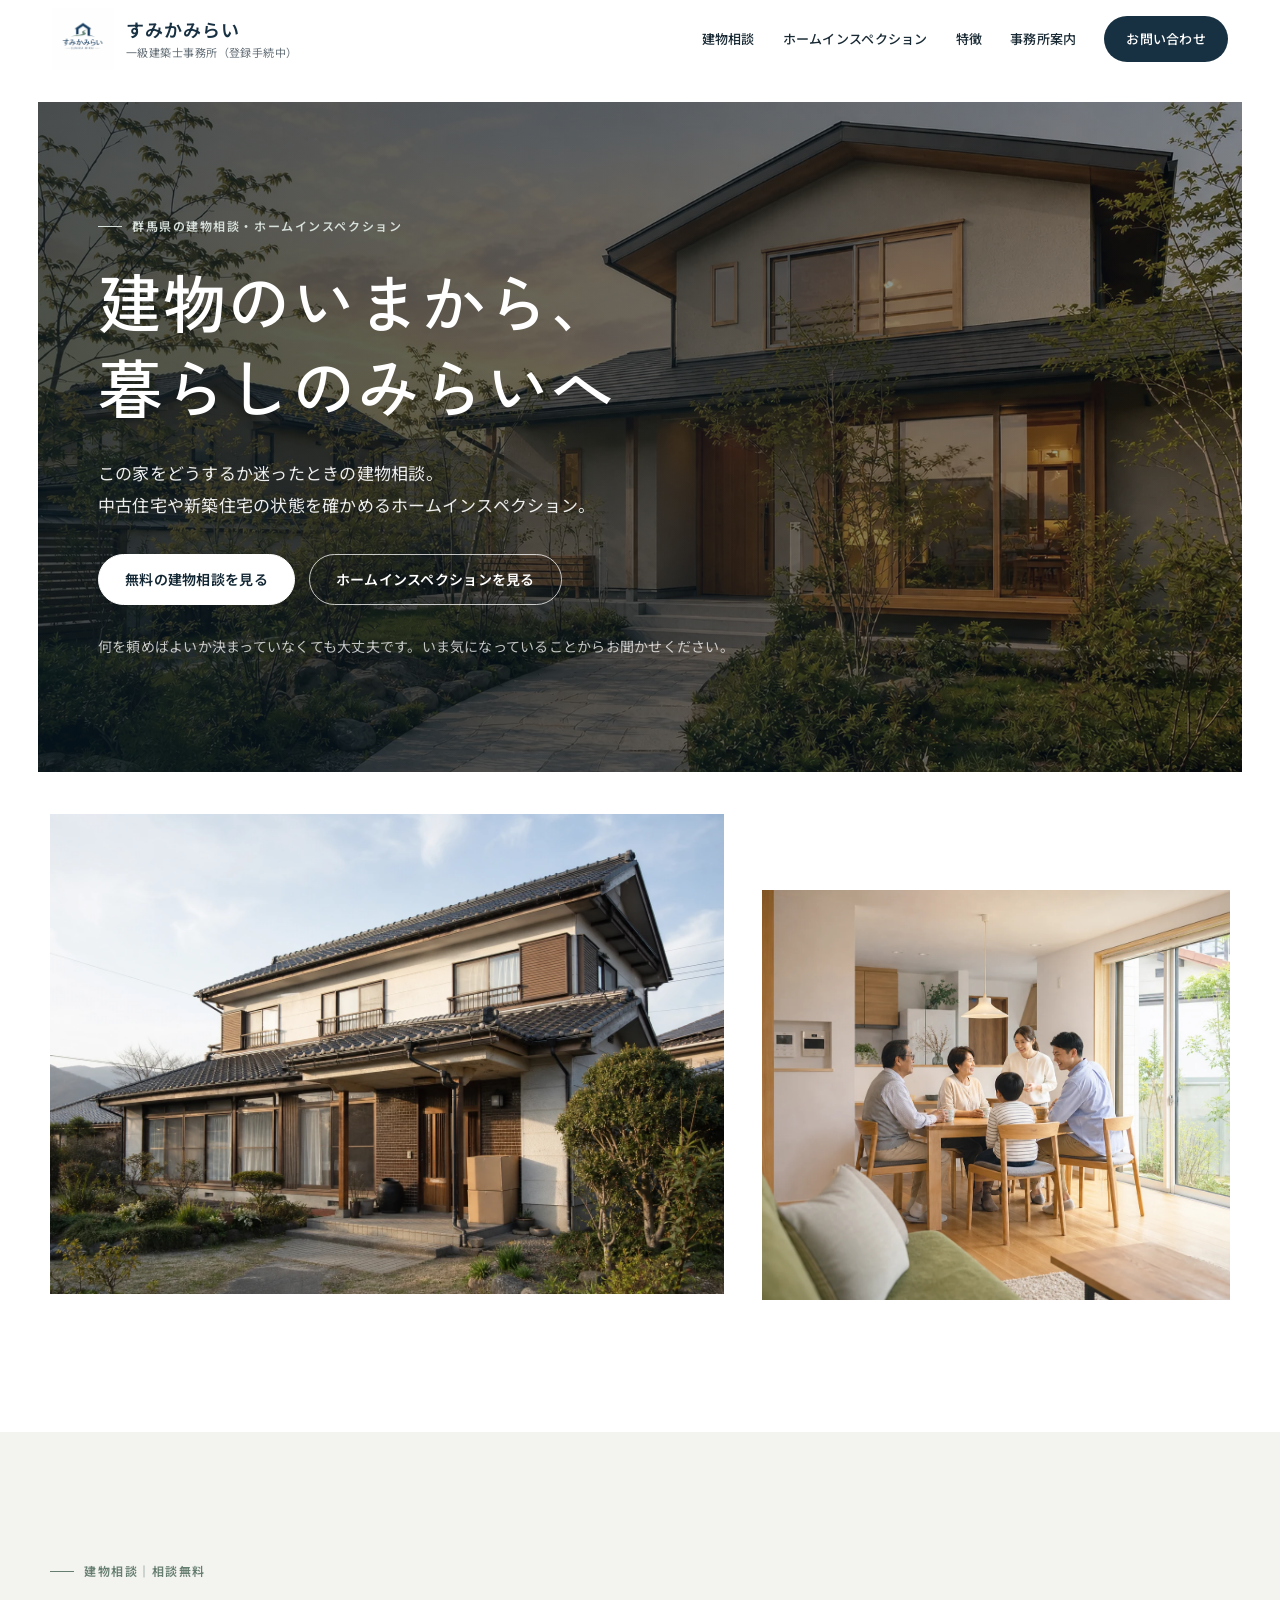
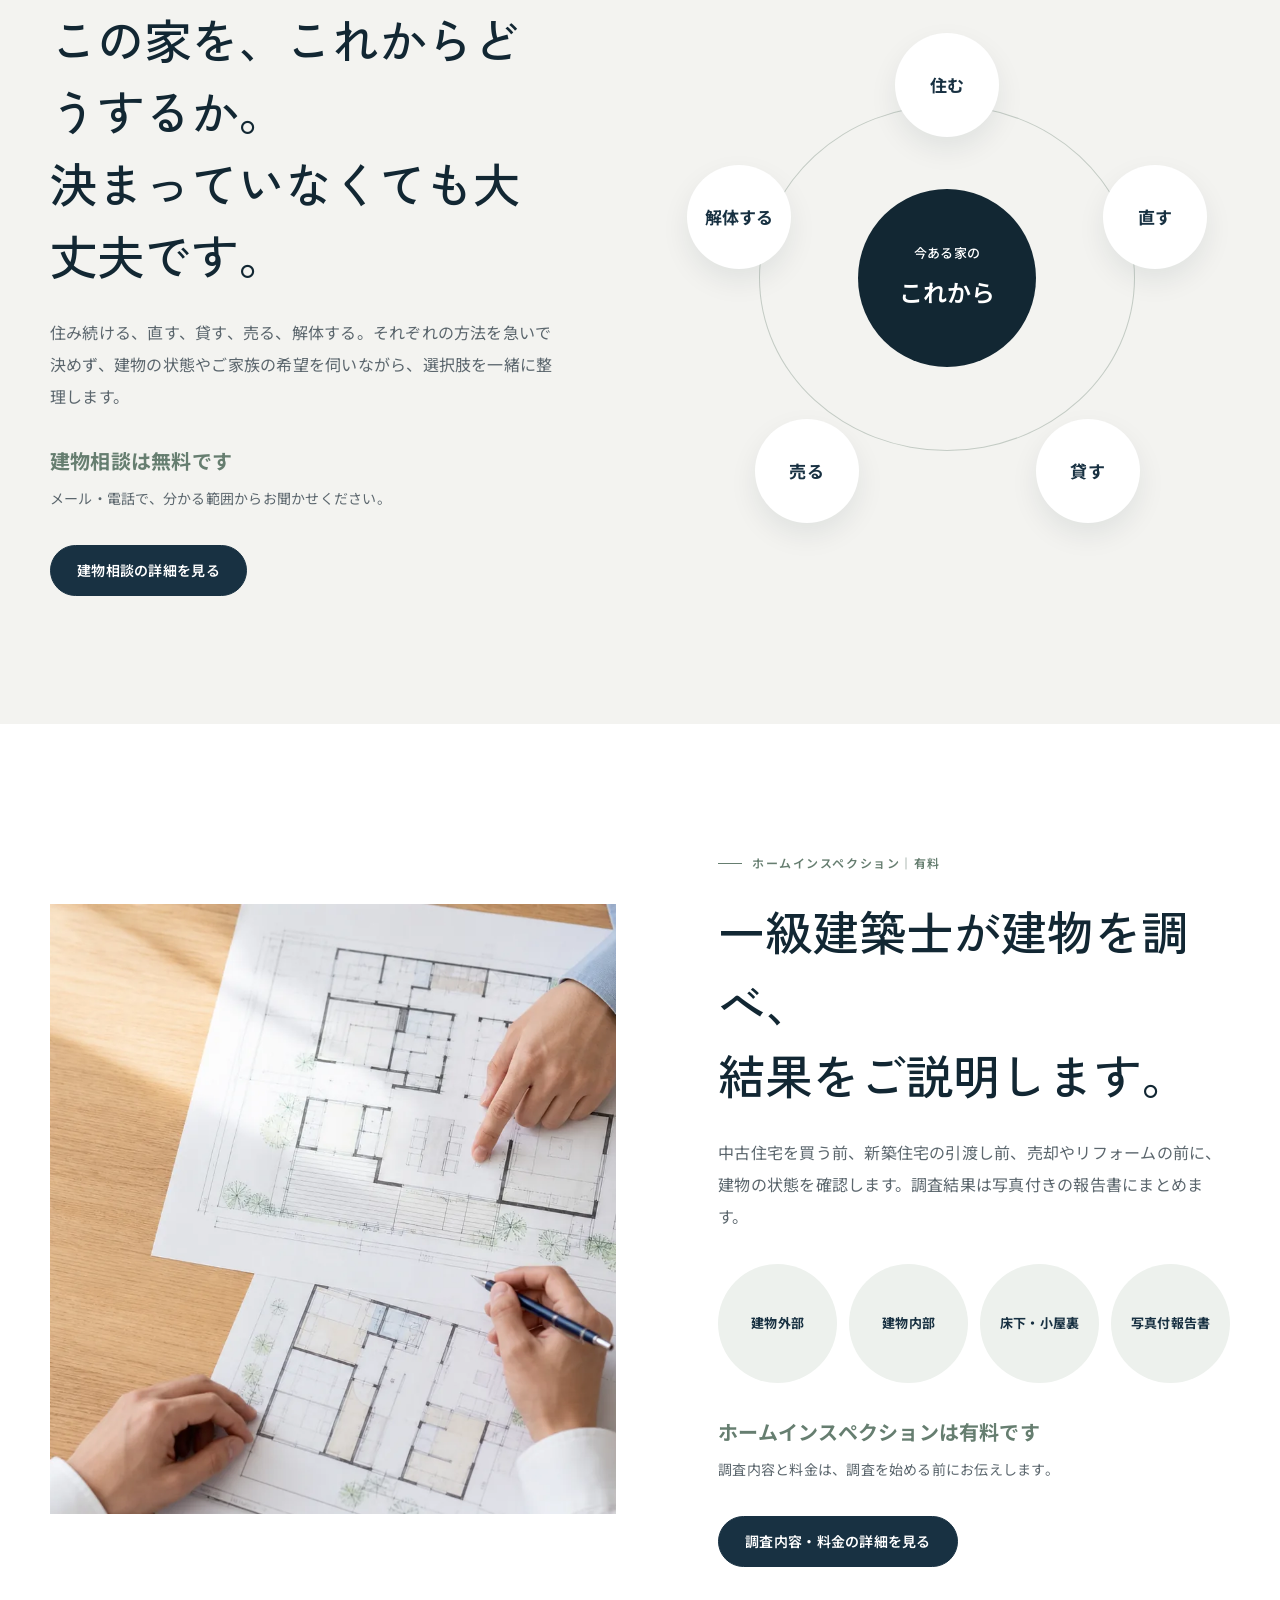
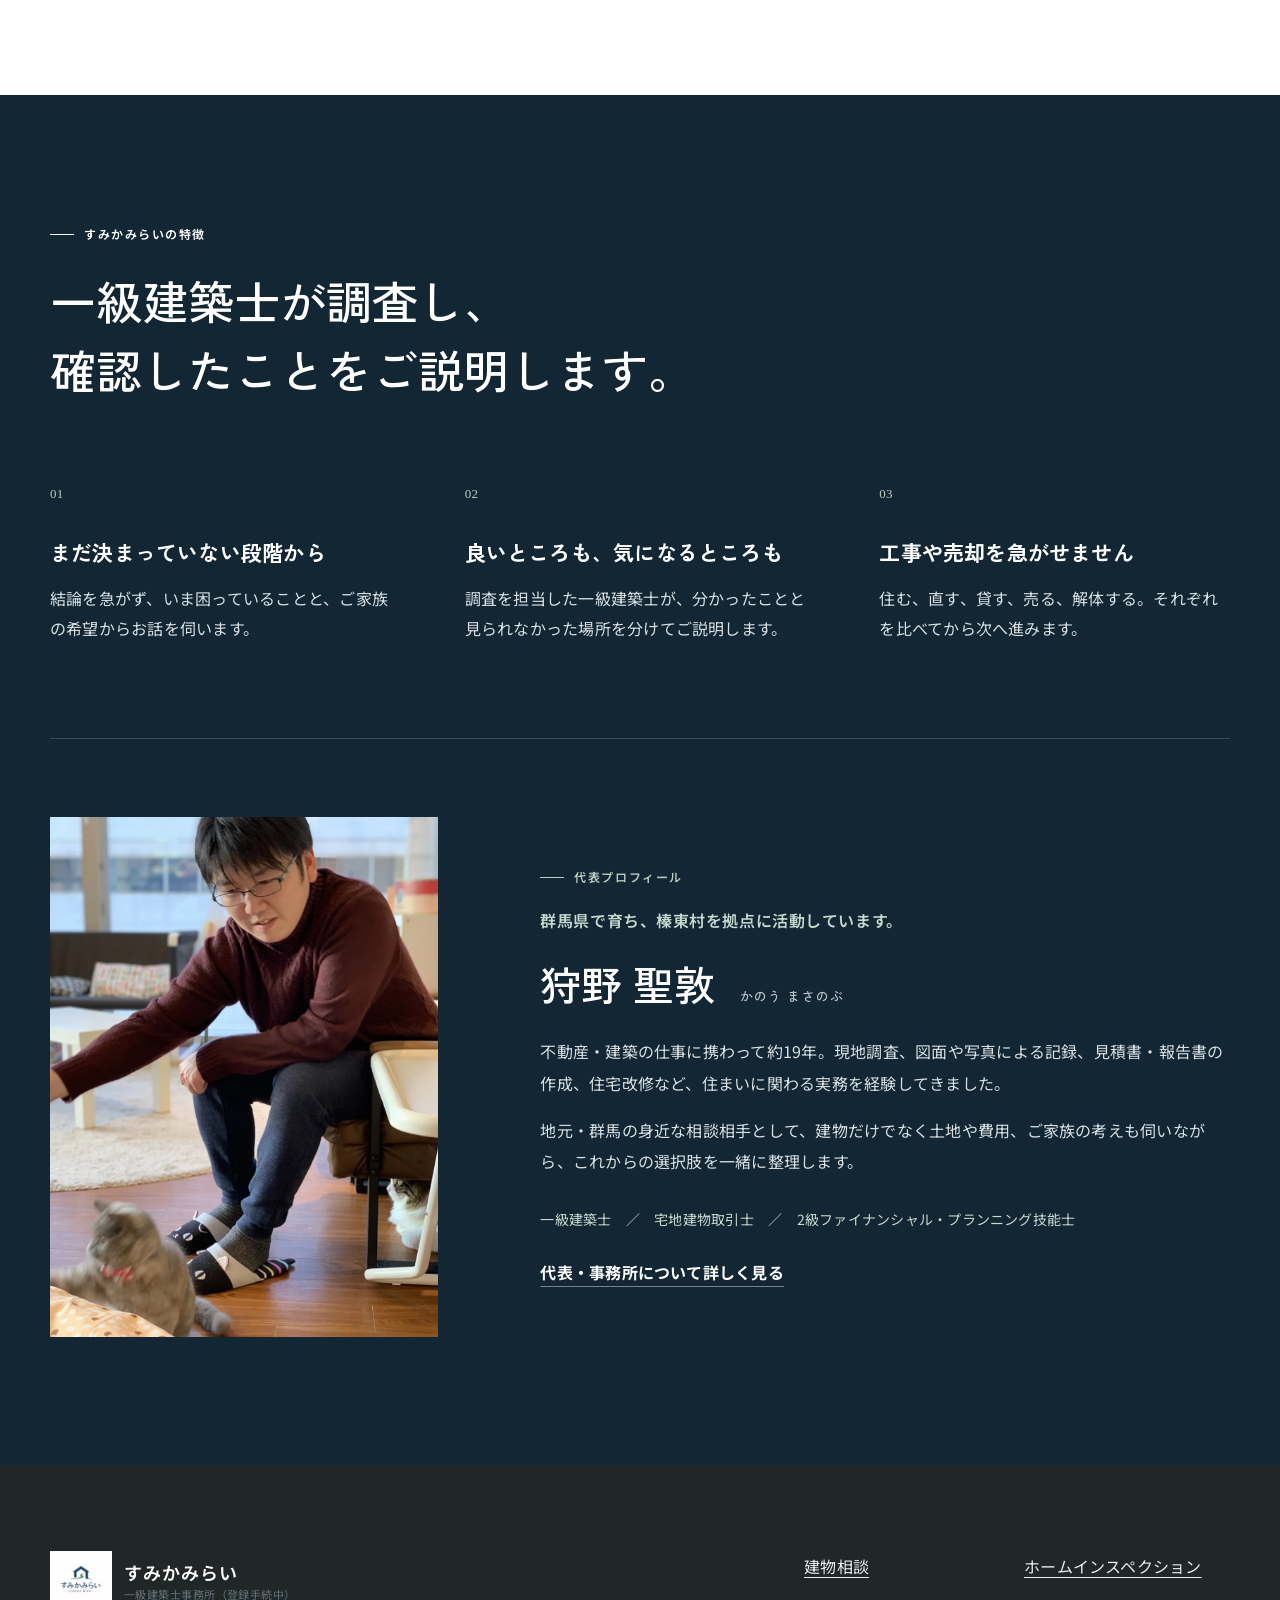
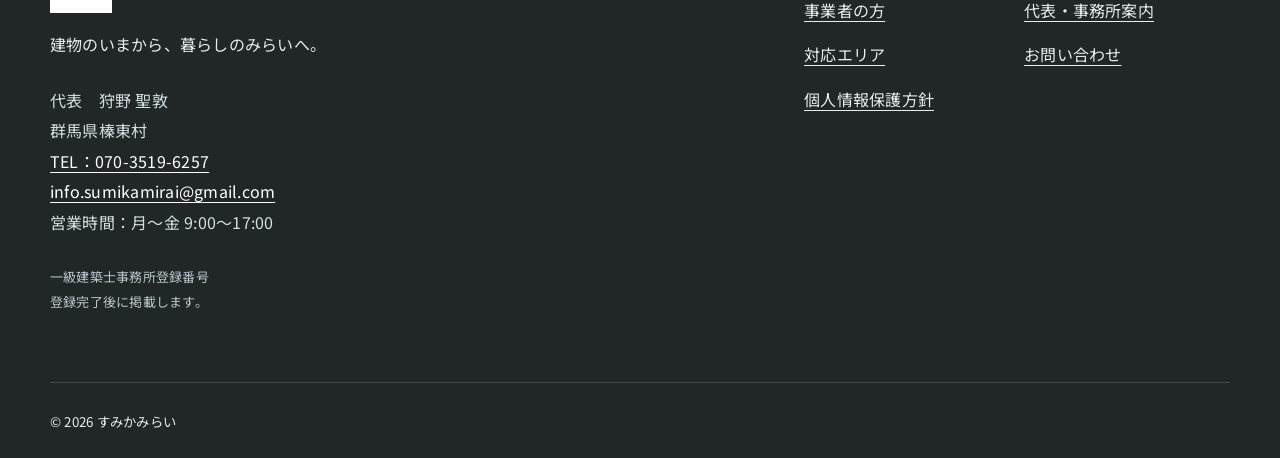
<file: index.html>
<!doctype html>
<html lang="ja">
<head>
  <meta charset="utf-8">
  <meta name="viewport" content="width=device-width, initial-scale=1">
  <title>群馬県の建物相談・ホームインスペクション｜すみかみらい</title>
  <meta name="description" content="建物のいまから、暮らしのみらいへ。群馬県榛東村を拠点に、無料の建物相談と有料のホームインスペクションを行います。住む、直す、貸す、売る、解体する前のご相談に対応します。">
  <link rel="canonical" href="https://infosumikamirai-bot.github.io/co.jp/">
  <meta property="og:type" content="website">
  <meta property="og:title" content="群馬県の建物相談・ホームインスペクション｜すみかみらい">
  <meta property="og:description" content="建物のいまから、暮らしのみらいへ。無料の建物相談と有料のホームインスペクションをご案内します。">
  <meta property="og:locale" content="ja_JP">
  <meta property="og:url" content="https://infosumikamirai-bot.github.io/co.jp/">
  <meta property="og:image" content="https://infosumikamirai-bot.github.io/co.jp/assets/images/future-home-sunset.png">
  <meta property="og:image:width" content="1727">
  <meta property="og:image:height" content="911">
  <meta property="og:image:alt" content="夕暮れの光と緑に包まれた住まい">
  <meta name="twitter:card" content="summary_large_image">
  <meta name="twitter:image" content="https://infosumikamirai-bot.github.io/co.jp/assets/images/future-home-sunset.png">
  <link rel="icon" href="assets/images/logo-sumikamirai.png" type="image/png">
  <link rel="preconnect" href="https://fonts.googleapis.com">
  <link rel="preconnect" href="https://fonts.gstatic.com" crossorigin>
  <link href="https://fonts.googleapis.com/css2?family=Noto+Sans+JP:wght@400;500;600;700&amp;family=Zen+Kaku+Gothic+New:wght@500;600;700&amp;display=swap" rel="stylesheet">
  <link rel="stylesheet" href="assets/css/style.css?v=17">
  <link rel="preload" as="image" href="assets/images/future-home-sunset.webp" type="image/webp">
  <script type="application/ld+json">{"@context":"https://schema.org","@type":"ProfessionalService","name":"すみかみらい 一級建築士事務所","description":"群馬県を拠点とする建物相談とホームインスペクションの窓口","url":"https://infosumikamirai-bot.github.io/co.jp/","email":"info.sumikamirai@gmail.com","telephone":"070-3519-6257","address":{"@type":"PostalAddress","addressLocality":"榛東村","addressRegion":"群馬県","addressCountry":"JP"},"openingHours":"Mo-Fr 09:00-17:00","areaServed":["群馬県","栃木県","長野県","埼玉県","東京都"],"knowsAbout":["建物相談","戸建住宅のホームインスペクション","新築住宅の内覧会同行","既存住宅状況調査","リフォーム","空き家","相続住宅","建物活用"]}</script>
  <script src="assets/js/main.js" defer></script>
</head>
<body>
  <a class="skip-link" href="#main">本文へ移動</a>
  <header class="site-header" id="top">
    <div class="header-inner">
      <a class="brand" href="index.html" aria-label="すみかみらい トップページへ">
        <img class="brand-logo" src="assets/images/logo-sumikamirai.png" width="1024" height="1024" alt="すみかみらい SUMIKA MIRAI">
        <span class="brand-office"><strong>すみかみらい</strong><small>一級建築士事務所（登録手続中）</small></span>
      </a>
      <button class="menu-button" type="button" aria-expanded="false" aria-controls="global-nav"><span>メニュー</span><i aria-hidden="true"></i></button>
      <nav id="global-nav" class="global-nav" aria-label="メインメニュー">
        <a href="#building-consultation">建物相談</a><a href="#home-inspection">ホームインスペクション</a><a href="#about">特徴</a><a href="office.html">事務所案内</a><a class="nav-contact" href="individual.html#individual-contact">お問い合わせ</a>
      </nav>
    </div>
  </header>

  <main id="main">
    <section class="top-cover" aria-labelledby="hero-title">
      <div class="hero hero--revised">
        <div class="hero-inner">
          <div class="hero-copy">
            <p class="eyebrow">群馬県の建物相談・ホームインスペクション</p>
            <h1 id="hero-title"><span class="hero-title-line">建物のいまから、</span><span class="hero-title-line">暮らしのみらいへ</span></h1>
            <p class="hero-lead"><span class="hero-lead-line">この家をどうするか迷ったときの建物相談。</span><span class="hero-lead-line">中古住宅や新築住宅の状態を確かめるホームインスペクション。</span></p>
            <div class="button-row"><a class="button primary" href="individual.html">無料の建物相談を見る</a><a class="button secondary" href="home-inspection.html">ホームインスペクションを見る</a></div>
            <p class="hero-note">何を頼めばよいか決まっていなくても大丈夫です。いま気になっていることからお聞かせください。</p>
          </div>
        </div>
      </div>
      <div class="cover-stories" aria-label="今ある家とこれからの暮らし">
        <div class="cover-stories-inner">
          <figure><img src="assets/images/home-present-choice-v2.webp" width="1536" height="1024" loading="lazy" alt="これからの使い方を考える、手入れされた既存の戸建住宅"></figure>
          <figure><img src="assets/images/new-home-family-gathering-v2.webp" width="1535" height="1024" loading="lazy" alt="明るい新築住宅のダイニングに三世代の家族が集まる様子"></figure>
        </div>
      </div>
    </section>

    <section class="section service-pillar service-pillar--consultation" id="building-consultation" aria-labelledby="building-consultation-title">
      <div class="section-inner service-pillar-inner">
        <div class="service-pillar-copy">
          <p class="eyebrow">建物相談｜相談無料</p>
          <h2 id="building-consultation-title">この家を、これからどうするか。<br>決まっていなくても大丈夫です。</h2>
          <p>住み続ける、直す、貸す、売る、解体する。それぞれの方法を急いで決めず、建物の状態やご家族の希望を伺いながら、選択肢を一緒に整理します。</p>
          <p class="service-status service-status--free"><strong>建物相談は無料です</strong><span>メール・電話で、分かる範囲からお聞かせください。</span></p>
          <a class="button primary" href="individual.html">建物相談の詳細を見る</a>
        </div>
        <div class="decision-diagram" aria-label="建物相談で一緒に整理する5つの選択肢">
          <p class="decision-center"><small>今ある家の</small><strong>これから</strong></p>
          <ul><li>住む</li><li>直す</li><li>貸す</li><li>売る</li><li>解体する</li></ul>
        </div>
      </div>
    </section>

    <section class="section service-pillar service-pillar--inspection" id="home-inspection" aria-labelledby="home-inspection-title">
      <div class="section-inner service-pillar-inner service-pillar-inner--reverse">
        <figure class="service-pillar-photo"><img src="assets/images/planning-review-concept.webp" width="1717" height="916" loading="lazy" alt="一級建築士が建築図面と調査資料を確認する様子"></figure>
        <div class="service-pillar-copy">
          <p class="eyebrow">ホームインスペクション｜有料</p>
          <h2 id="home-inspection-title">一級建築士が建物を調べ、<br>結果をご説明します。</h2>
          <p>中古住宅を買う前、新築住宅の引渡し前、売却やリフォームの前に、建物の状態を確認します。調査結果は写真付きの報告書にまとめます。</p>
          <ul class="inspection-summary-visual" aria-label="主な調査と報告"><li>建物外部</li><li>建物内部</li><li>床下・小屋裏</li><li>写真付報告書</li></ul>
          <p class="service-status service-status--paid"><strong>ホームインスペクションは有料です</strong><span>調査内容と料金は、調査を始める前にお伝えします。</span></p>
          <a class="button primary" href="home-inspection.html">調査内容・料金の詳細を見る</a>
        </div>
      </div>
    </section>

    <section class="section about" id="about" aria-labelledby="about-title">
      <div class="section-inner">
        <div class="section-heading"><p class="eyebrow">すみかみらいの特徴</p><h2 id="about-title">一級建築士が調査し、<br>確認したことをご説明します。</h2></div>
        <div class="feature-grid">
          <article><span>01</span><h3>まだ決まっていない段階から</h3><p>結論を急がず、いま困っていることと、ご家族の希望からお話を伺います。</p></article>
          <article><span>02</span><h3>良いところも、気になるところも</h3><p>調査を担当した一級建築士が、分かったことと見られなかった場所を分けてご説明します。</p></article>
          <article><span>03</span><h3>工事や売却を急がせません</h3><p>住む、直す、貸す、売る、解体する。それぞれを比べてから次へ進みます。</p></article>
        </div>
        <div class="local-profile">
          <figure class="local-profile-photo"><img src="assets/images/profile-kano-gunma-v1.webp" width="1108" height="1478" loading="lazy" alt="すみかみらい代表 狩野聖敦"></figure>
          <div class="local-profile-copy">
            <p class="eyebrow">代表プロフィール</p>
            <p class="local-profile-origin">群馬県で育ち、榛東村を拠点に活動しています。</p>
            <h3>狩野 聖敦 <small>かのう まさのぶ</small></h3>
            <p>不動産・建築の仕事に携わって約19年。現地調査、図面や写真による記録、見積書・報告書の作成、住宅改修など、住まいに関わる実務を経験してきました。</p>
            <p>地元・群馬の身近な相談相手として、建物だけでなく土地や費用、ご家族の考えも伺いながら、これからの選択肢を一緒に整理します。</p>
            <p class="local-profile-qualifications">一級建築士　／　宅地建物取引士　／　2級ファイナンシャル・プランニング技能士</p>
            <a class="local-profile-link" href="office.html">代表・事務所について詳しく見る</a>
          </div>
        </div>
      </div>
    </section>
  </main>

  <footer class="site-footer"><div class="footer-inner"><div><a class="brand footer-brand" href="index.html"><img class="brand-logo" src="assets/images/logo-sumikamirai.png" width="1024" height="1024" alt="すみかみらい SUMIKA MIRAI"><span class="brand-office"><strong>すみかみらい</strong><small>一級建築士事務所（登録手続中）</small></span></a><p>建物のいまから、暮らしのみらいへ。</p><address class="footer-contact">代表　狩野 聖敦<br>群馬県榛東村<br><a href="tel:07035196257">TEL：070-3519-6257</a><br><a href="mailto:info.sumikamirai@gmail.com">info.sumikamirai@gmail.com</a><br>営業時間：月〜金 9:00〜17:00</address><p class="footer-todo">一級建築士事務所登録番号<br>登録完了後に掲載します。</p></div><nav aria-label="フッターメニュー"><a href="individual.html">建物相談</a><a href="home-inspection.html">ホームインスペクション</a><a href="business.html">事業者の方</a><a href="office.html">代表・事務所案内</a><a href="area.html">対応エリア</a><a href="individual.html#individual-contact">お問い合わせ</a><a href="privacy.html">個人情報保護方針</a></nav></div><div class="copyright"><small>© <span id="current-year"></span> すみかみらい</small></div></footer>
  <a class="mobile-contact" href="individual.html#individual-contact">無料で建物相談をする</a>
</body>
</html>
</file>
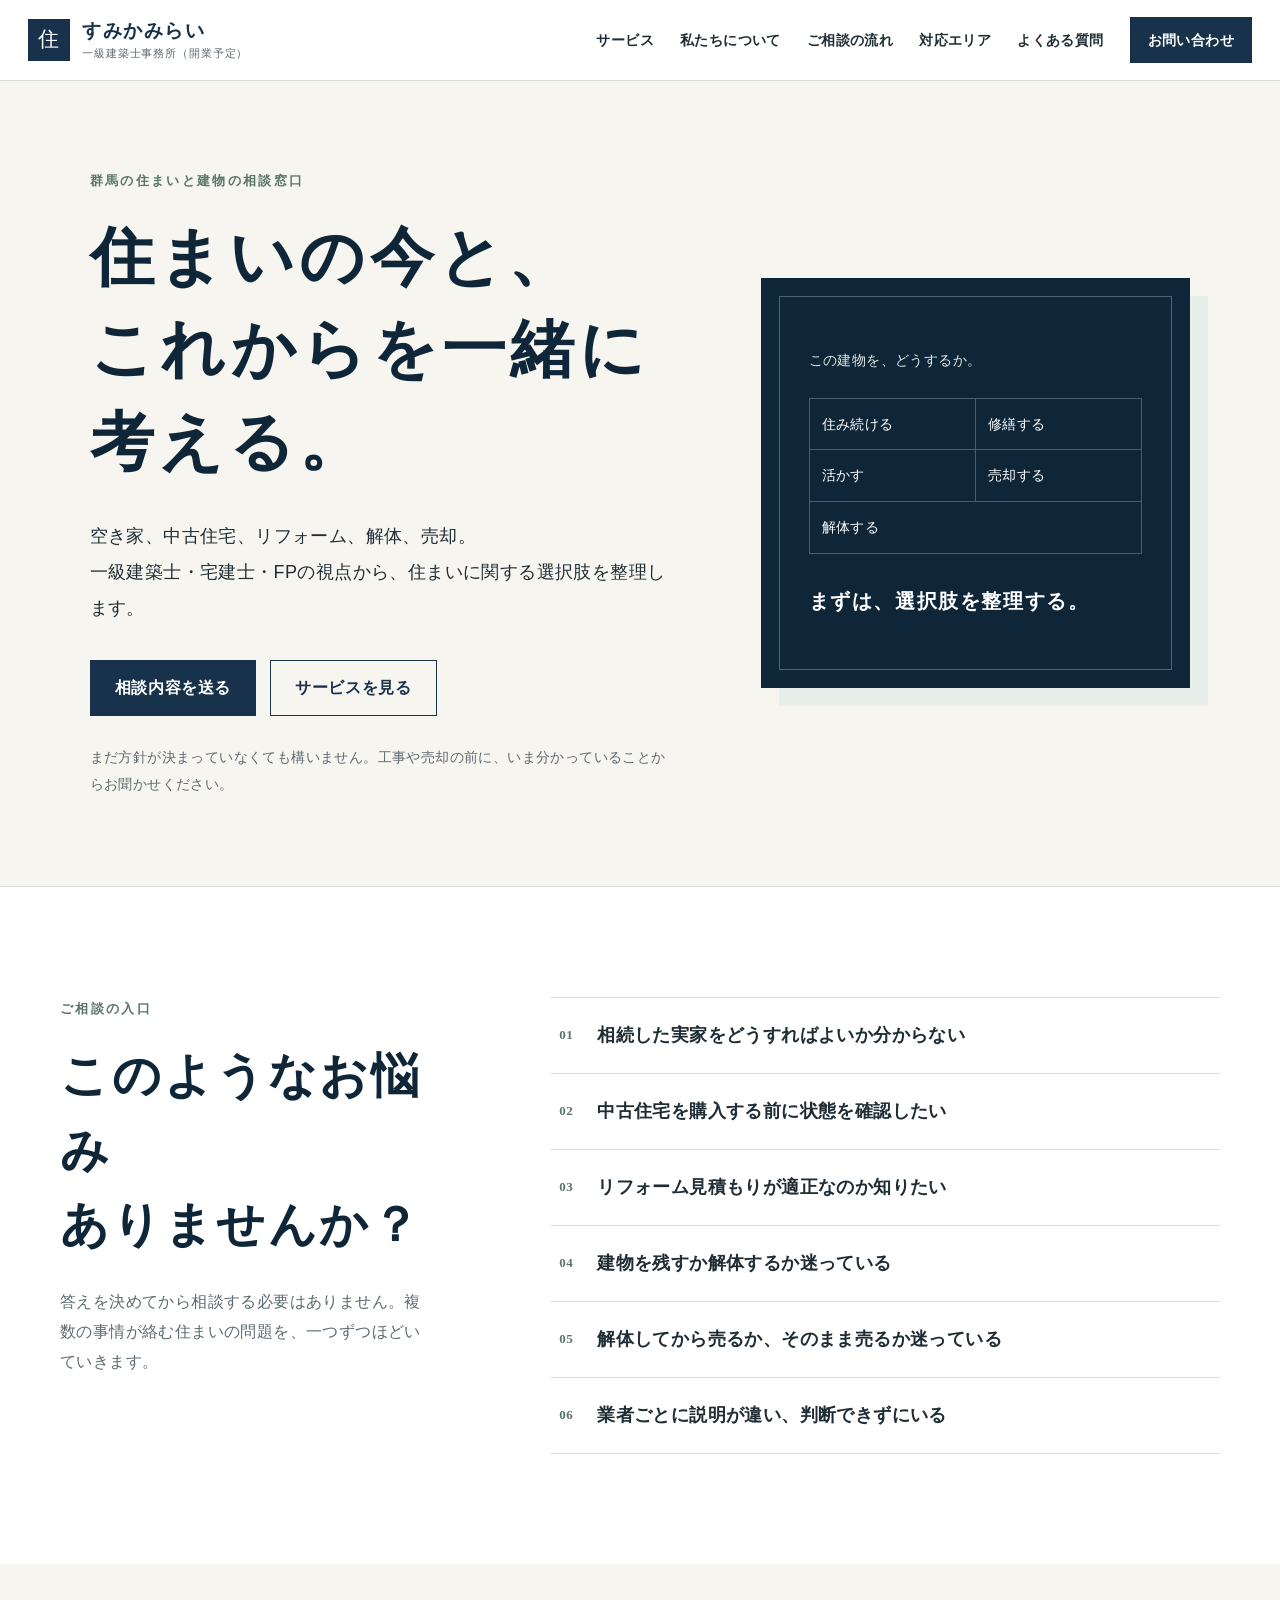
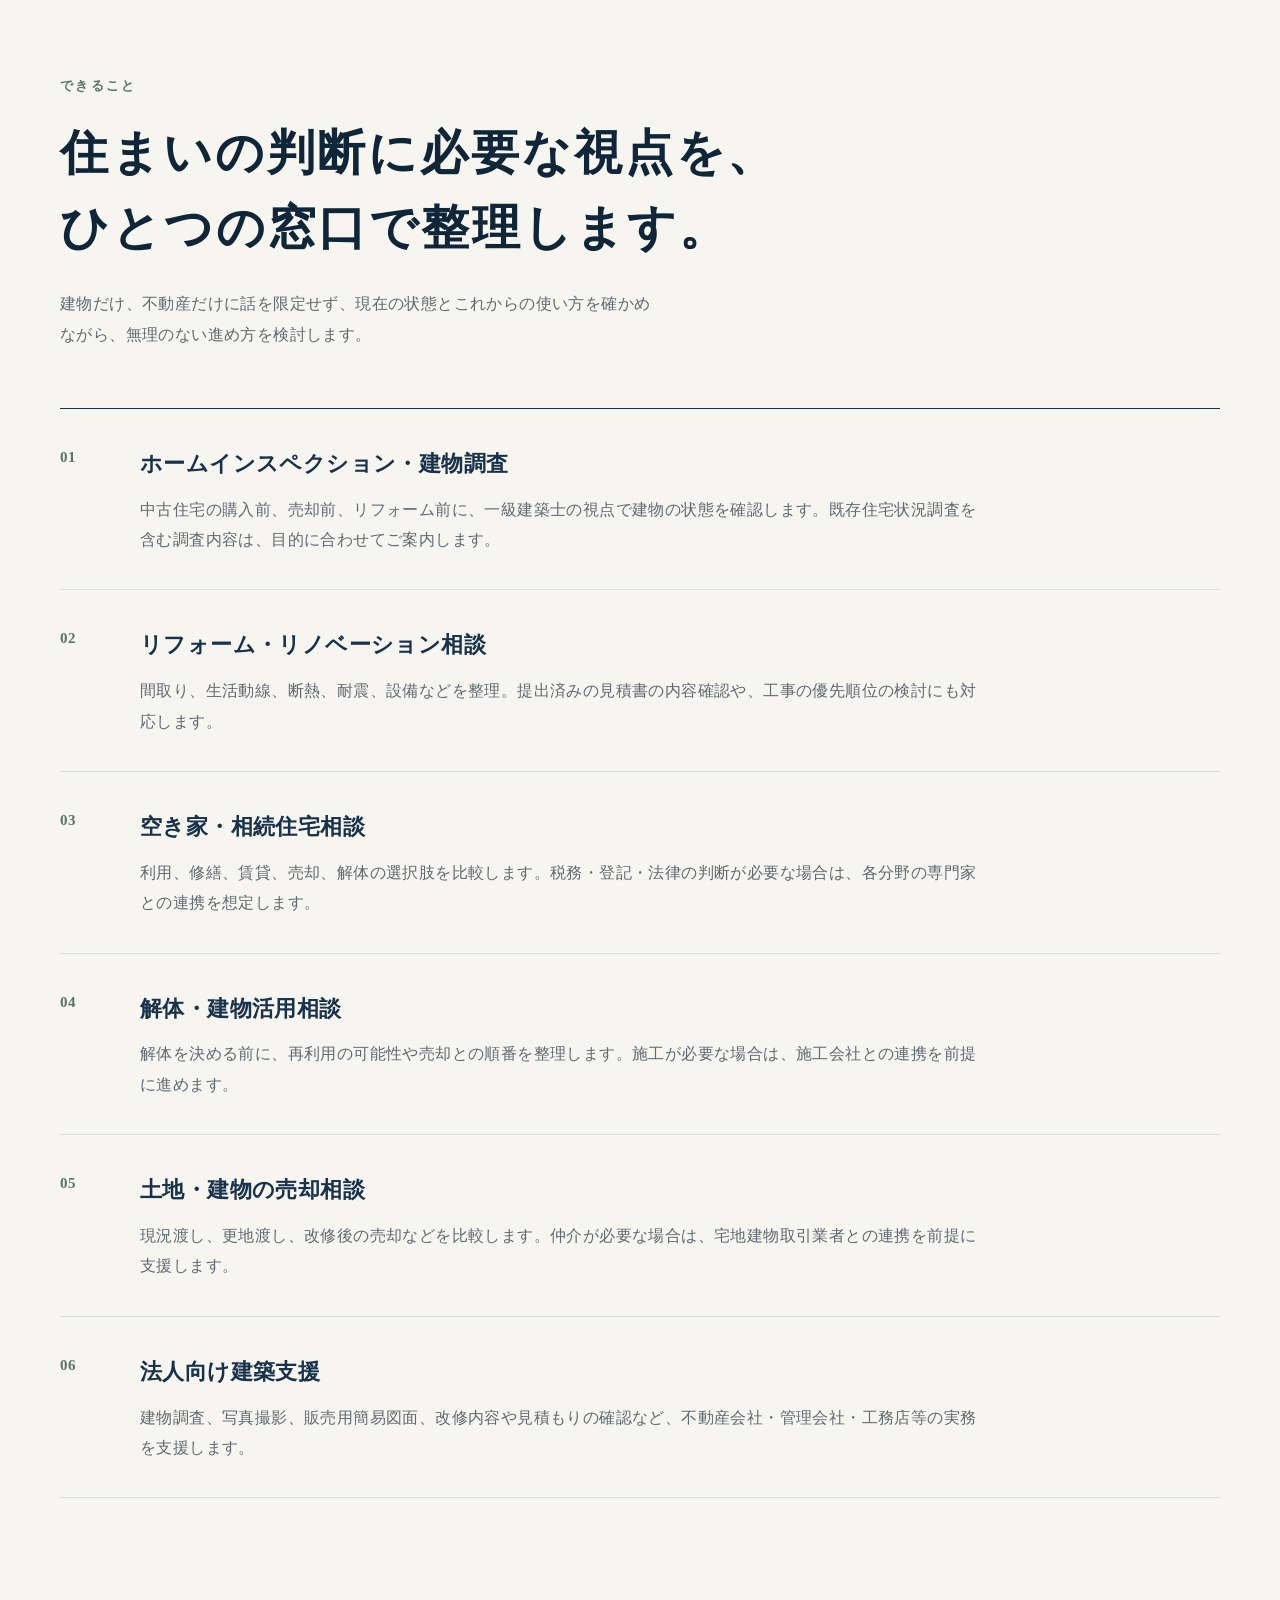
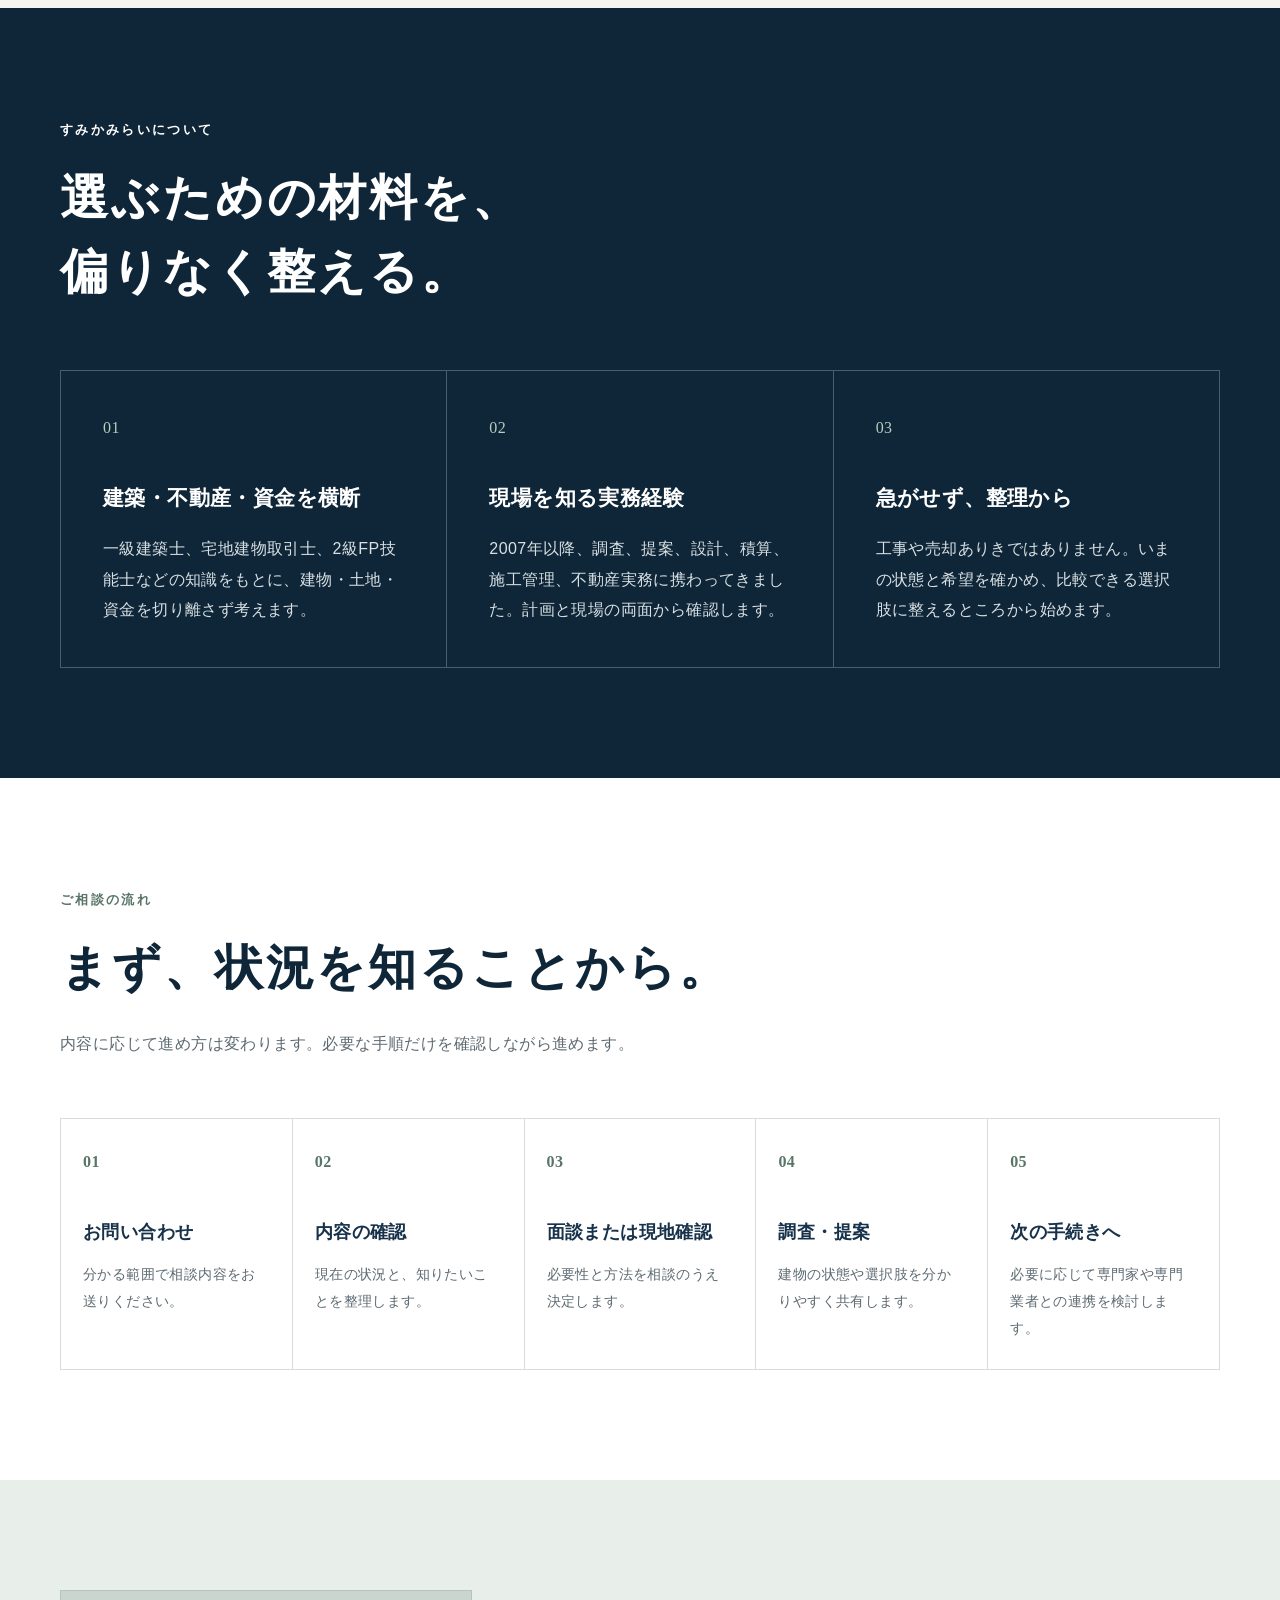
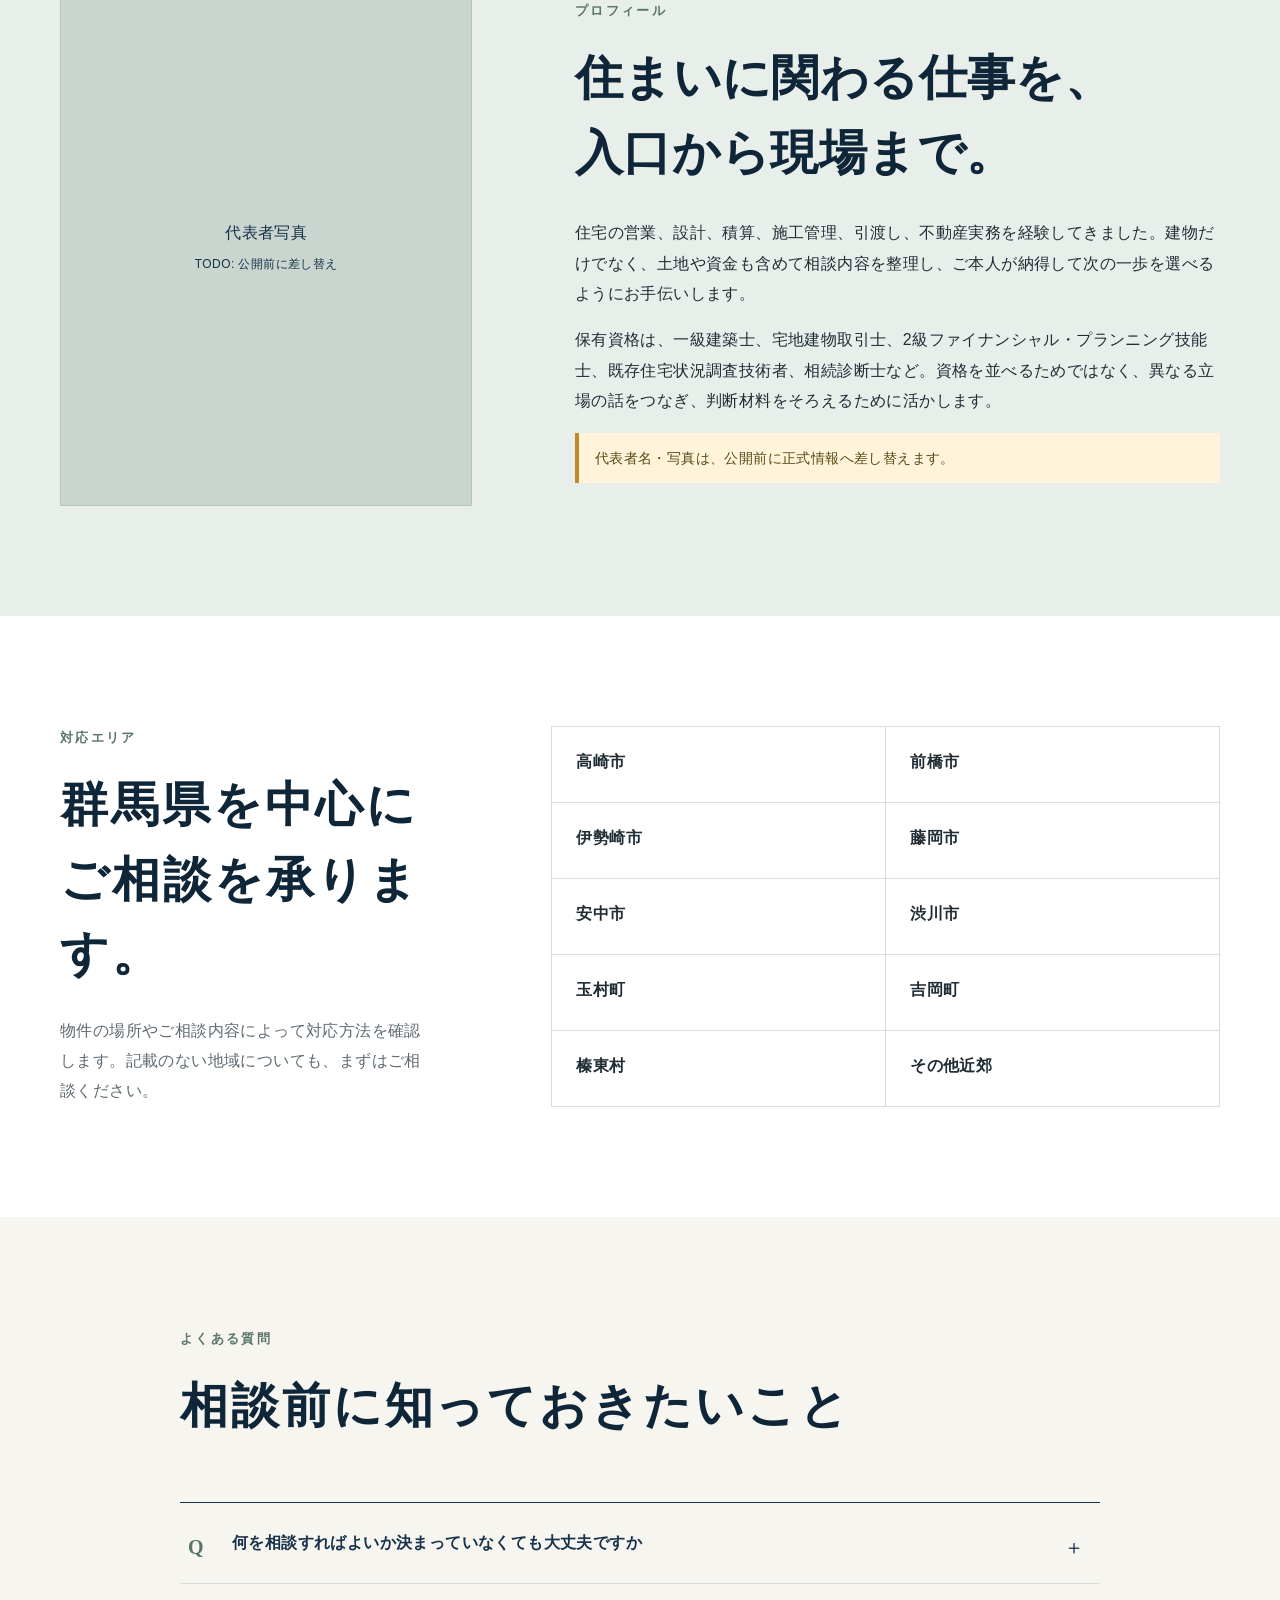
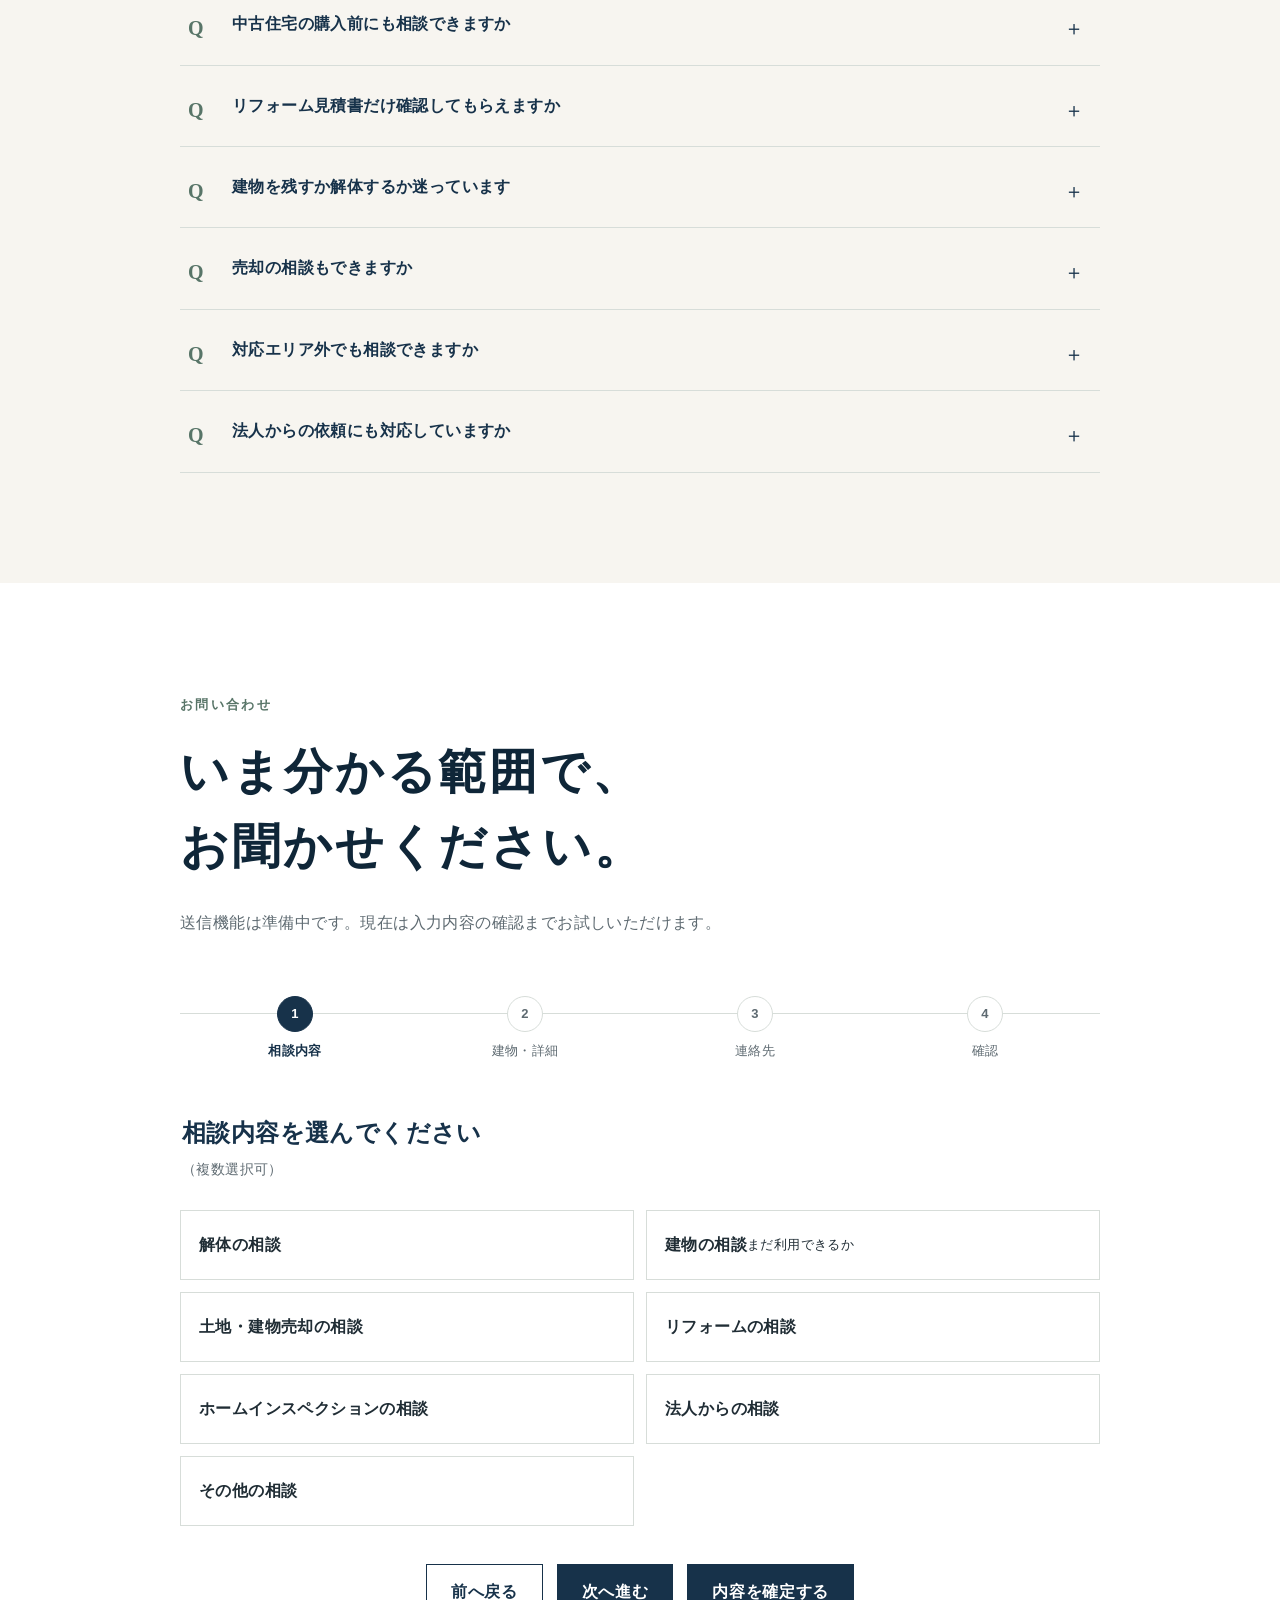
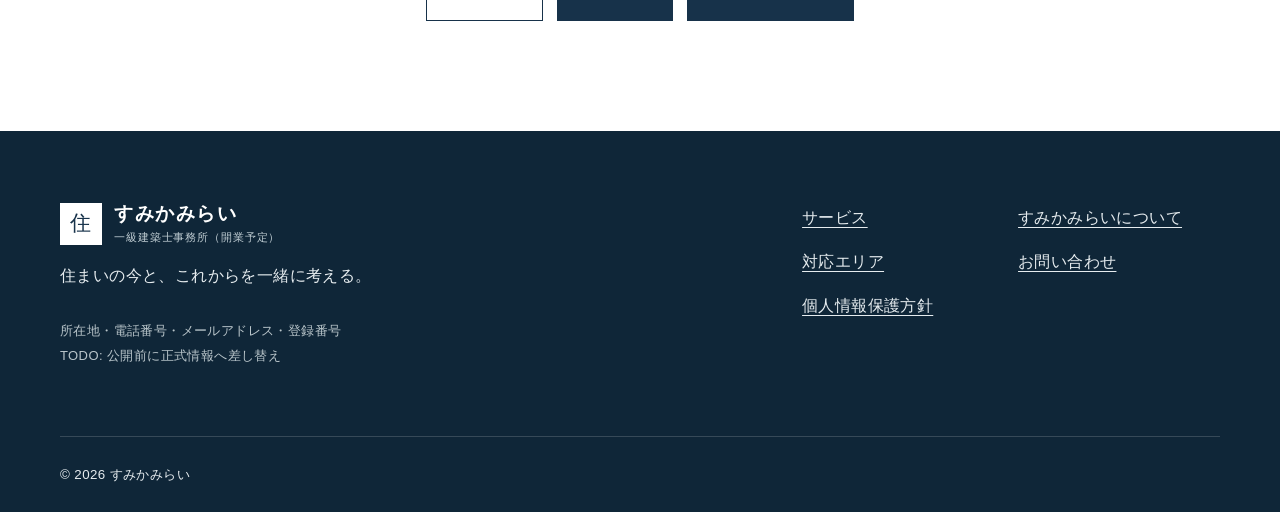
<file: files-mentioned-by-the-user-web/index.html>
<!doctype html>
<html lang="ja">
<head>
  <meta charset="utf-8">
  <meta name="viewport" content="width=device-width, initial-scale=1">
  <title>すみかみらい｜群馬の住まい・空き家・建物相談</title>
  <meta name="description" content="群馬県を中心に、空き家、中古住宅、リフォーム、解体、売却について、一級建築士・宅建士・FPの視点から選択肢を整理します。">
  <!-- TODO: 公開前に正式URLへ差し替え -->
  <link rel="canonical" href="">
  <meta property="og:type" content="website">
  <meta property="og:title" content="すみかみらい｜住まいの今と、これからを一緒に考える。">
  <meta property="og:description" content="建物、土地、資金、将来の使い方を一緒に整理する、群馬の住まい相談窓口です。">
  <meta property="og:locale" content="ja_JP">
  <meta property="og:url" content="">
  <meta name="twitter:card" content="summary">
  <link rel="icon" href="assets/images/logo-placeholder.svg" type="image/svg+xml">
  <link rel="stylesheet" href="assets/css/style.css?v=1">
  <script type="application/ld+json">{"@context":"https://schema.org","@type":"ProfessionalService","name":"すみかみらい 一級建築士事務所","description":"群馬県を中心とした住まい・建物の相談窓口","areaServed":"群馬県","knowsAbout":["ホームインスペクション","リフォーム","空き家","相続住宅","建物活用"]}</script>
  <script src="assets/js/main.js" defer></script>
</head>
<body>
  <a class="skip-link" href="#main">本文へ移動</a>
  <header class="site-header" id="top">
    <div class="header-inner">
      <a class="brand" href="#top" aria-label="すみかみらい トップへ">
        <span class="brand-mark" aria-hidden="true">住</span>
        <span><strong>すみかみらい</strong><small>一級建築士事務所（開業予定）</small></span>
      </a>
      <button class="menu-button" type="button" aria-expanded="false" aria-controls="global-nav"><span>メニュー</span><i aria-hidden="true"></i></button>
      <nav id="global-nav" class="global-nav" aria-label="メインメニュー">
        <a href="#services">サービス</a><a href="#about">私たちについて</a><a href="#flow">ご相談の流れ</a><a href="#area">対応エリア</a><a href="#faq">よくある質問</a><a class="nav-contact" href="#contact">お問い合わせ</a>
      </nav>
    </div>
  </header>

  <main id="main">
    <section class="hero" aria-labelledby="hero-title">
      <div class="hero-inner">
        <div class="hero-copy">
          <p class="eyebrow">群馬の住まいと建物の相談窓口</p>
          <h1 id="hero-title">住まいの今と、<br>これからを一緒に考える。</h1>
          <p class="hero-lead">空き家、中古住宅、リフォーム、解体、売却。<br>一級建築士・宅建士・FPの視点から、住まいに関する選択肢を整理します。</p>
          <div class="button-row"><a class="button primary" href="#contact">相談内容を送る</a><a class="button secondary" href="#services">サービスを見る</a></div>
          <p class="hero-note">まだ方針が決まっていなくても構いません。工事や売却の前に、いま分かっていることからお聞かせください。</p>
        </div>
        <div class="hero-visual" aria-label="住まいに関する選択肢を示す図">
          <p>この建物を、どうするか。</p>
          <div class="decision-lines"><span>住み続ける</span><span>修繕する</span><span>活かす</span><span>売却する</span><span>解体する</span></div>
          <strong>まずは、選択肢を整理する。</strong>
        </div>
      </div>
    </section>

    <section class="section concerns" aria-labelledby="concerns-title">
      <div class="section-inner split">
        <div class="section-heading"><p class="eyebrow">ご相談の入口</p><h2 id="concerns-title">このようなお悩み<br>ありませんか？</h2><p>答えを決めてから相談する必要はありません。複数の事情が絡む住まいの問題を、一つずつほどいていきます。</p></div>
        <ul class="concern-list">
          <li><span>01</span>相続した実家をどうすればよいか分からない</li>
          <li><span>02</span>中古住宅を購入する前に状態を確認したい</li>
          <li><span>03</span>リフォーム見積もりが適正なのか知りたい</li>
          <li><span>04</span>建物を残すか解体するか迷っている</li>
          <li><span>05</span>解体してから売るか、そのまま売るか迷っている</li>
          <li><span>06</span>業者ごとに説明が違い、判断できずにいる</li>
        </ul>
      </div>
    </section>

    <section class="section services" id="services" aria-labelledby="services-title">
      <div class="section-inner"><div class="section-heading wide"><p class="eyebrow">できること</p><h2 id="services-title">住まいの判断に必要な視点を、<br>ひとつの窓口で整理します。</h2><p>建物だけ、不動産だけに話を限定せず、現在の状態とこれからの使い方を確かめながら、無理のない進め方を検討します。</p></div>
        <div class="service-list">
          <article><b>01</b><div><h3>ホームインスペクション・建物調査</h3><p>中古住宅の購入前、売却前、リフォーム前に、一級建築士の視点で建物の状態を確認します。既存住宅状況調査を含む調査内容は、目的に合わせてご案内します。</p></div></article>
          <article><b>02</b><div><h3>リフォーム・リノベーション相談</h3><p>間取り、生活動線、断熱、耐震、設備などを整理。提出済みの見積書の内容確認や、工事の優先順位の検討にも対応します。</p></div></article>
          <article><b>03</b><div><h3>空き家・相続住宅相談</h3><p>利用、修繕、賃貸、売却、解体の選択肢を比較します。税務・登記・法律の判断が必要な場合は、各分野の専門家との連携を想定します。</p></div></article>
          <article><b>04</b><div><h3>解体・建物活用相談</h3><p>解体を決める前に、再利用の可能性や売却との順番を整理します。施工が必要な場合は、施工会社との連携を前提に進めます。</p></div></article>
          <article><b>05</b><div><h3>土地・建物の売却相談</h3><p>現況渡し、更地渡し、改修後の売却などを比較します。仲介が必要な場合は、宅地建物取引業者との連携を前提に支援します。</p></div></article>
          <article><b>06</b><div><h3>法人向け建築支援</h3><p>建物調査、写真撮影、販売用簡易図面、改修内容や見積もりの確認など、不動産会社・管理会社・工務店等の実務を支援します。</p></div></article>
        </div>
      </div>
    </section>

    <section class="section about" id="about" aria-labelledby="about-title">
      <div class="section-inner"><div class="section-heading"><p class="eyebrow">すみかみらいについて</p><h2 id="about-title">選ぶための材料を、<br>偏りなく整える。</h2></div>
        <div class="feature-grid">
          <article><span>01</span><h3>建築・不動産・資金を横断</h3><p>一級建築士、宅地建物取引士、2級FP技能士などの知識をもとに、建物・土地・資金を切り離さず考えます。</p></article>
          <article><span>02</span><h3>現場を知る実務経験</h3><p>2007年以降、調査、提案、設計、積算、施工管理、不動産実務に携わってきました。計画と現場の両面から確認します。</p></article>
          <article><span>03</span><h3>急がせず、整理から</h3><p>工事や売却ありきではありません。いまの状態と希望を確かめ、比較できる選択肢に整えるところから始めます。</p></article>
        </div>
      </div>
    </section>

    <section class="section flow" id="flow" aria-labelledby="flow-title"><div class="section-inner"><div class="section-heading wide"><p class="eyebrow">ご相談の流れ</p><h2 id="flow-title">まず、状況を知ることから。</h2><p>内容に応じて進め方は変わります。必要な手順だけを確認しながら進めます。</p></div><ol class="flow-list"><li><b>01</b><div><h3>お問い合わせ</h3><p>分かる範囲で相談内容をお送りください。</p></div></li><li><b>02</b><div><h3>内容の確認</h3><p>現在の状況と、知りたいことを整理します。</p></div></li><li><b>03</b><div><h3>面談または現地確認</h3><p>必要性と方法を相談のうえ決定します。</p></div></li><li><b>04</b><div><h3>調査・提案</h3><p>建物の状態や選択肢を分かりやすく共有します。</p></div></li><li><b>05</b><div><h3>次の手続きへ</h3><p>必要に応じて専門家や専門業者との連携を検討します。</p></div></li></ol></div></section>

    <section class="section profile" aria-labelledby="profile-title"><div class="section-inner profile-grid"><div class="profile-photo" role="img" aria-label="代表者写真を掲載する予定の場所"><span>代表者写真<br><small>TODO: 公開前に差し替え</small></span></div><div><p class="eyebrow">プロフィール</p><h2 id="profile-title">住まいに関わる仕事を、<br>入口から現場まで。</h2><p>住宅の営業、設計、積算、施工管理、引渡し、不動産実務を経験してきました。建物だけでなく、土地や資金も含めて相談内容を整理し、ご本人が納得して次の一歩を選べるようにお手伝いします。</p><p>保有資格は、一級建築士、宅地建物取引士、2級ファイナンシャル・プランニング技能士、既存住宅状況調査技術者、相続診断士など。資格を並べるためではなく、異なる立場の話をつなぎ、判断材料をそろえるために活かします。</p><p class="todo-note">代表者名・写真は、公開前に正式情報へ差し替えます。</p></div></div></section>

    <section class="section area" id="area" aria-labelledby="area-title"><div class="section-inner split"><div class="section-heading"><p class="eyebrow">対応エリア</p><h2 id="area-title">群馬県を中心に<br>ご相談を承ります。</h2><p>物件の場所やご相談内容によって対応方法を確認します。記載のない地域についても、まずはご相談ください。</p></div><ul class="area-list" aria-label="主な対応地域"><li>高崎市</li><li>前橋市</li><li>伊勢崎市</li><li>藤岡市</li><li>安中市</li><li>渋川市</li><li>玉村町</li><li>吉岡町</li><li>榛東村</li><li>その他近郊</li></ul></div></section>

    <section class="section faq" id="faq" aria-labelledby="faq-title"><div class="section-inner narrow"><div class="section-heading wide"><p class="eyebrow">よくある質問</p><h2 id="faq-title">相談前に知っておきたいこと</h2></div><div class="faq-list">
      <details><summary>何を相談すればよいか決まっていなくても大丈夫ですか</summary><p>はい。建物を残す、直す、売る、解体するなどの方針が決まる前の段階から、分かる範囲を一緒に整理します。</p></details>
      <details><summary>中古住宅の購入前にも相談できますか</summary><p>購入前の建物調査やホームインスペクションについて相談できます。具体的な調査範囲や条件は、物件と目的を確認してご案内します。</p></details>
      <details><summary>リフォーム見積書だけ確認してもらえますか</summary><p>見積書の工事項目や範囲、優先順位の整理を想定しています。対応方法は資料の内容を確認してご案内します。</p></details>
      <details><summary>建物を残すか解体するか迷っています</summary><p>建物の状態、今後の使い方、売却との順番などを確かめ、比較できる選択肢を整理します。</p></details>
      <details><summary>売却の相談もできますか</summary><p>売却方法や建物を残すか更地にするかの整理をお手伝いします。売買仲介が必要な場合は宅地建物取引業者との連携を前提とします。</p></details>
      <details><summary>対応エリア外でも相談できますか</summary><p>その他の地域もご相談ください。場所と内容を確認したうえで、対応の可否や方法をご案内します。</p></details>
      <details><summary>法人からの依頼にも対応していますか</summary><p>不動産会社、管理会社、工務店などからの建物調査、写真撮影、簡易図面、改修内容の検討などを想定しています。</p></details>
    </div></div></section>

    <section class="section contact" id="contact" aria-labelledby="contact-title"><div class="section-inner narrow"><div class="section-heading wide"><p class="eyebrow">お問い合わせ</p><h2 id="contact-title">いま分かる範囲で、<br>お聞かせください。</h2><p>送信機能は準備中です。現在は入力内容の確認までお試しいただけます。</p></div>
      <ol class="step-indicator" aria-label="お問い合わせの進行状況"><li class="active"><span>1</span>相談内容</li><li><span>2</span>建物・詳細</li><li><span>3</span>連絡先</li><li><span>4</span>確認</li></ol>
      <div id="form-status" class="form-status" aria-live="polite"></div>
      <form id="contact-form" novalidate>
        <fieldset class="form-step active" data-step="1"><legend>相談内容を選んでください<span>（複数選択可）</span></legend><div class="choice-grid">
          <label><input type="checkbox" name="topics" value="解体の相談"><span>解体の相談</span></label><label><input type="checkbox" name="topics" value="建物の相談"><span>建物の相談<br><small>まだ利用できるか</small></span></label><label><input type="checkbox" name="topics" value="土地・建物売却の相談"><span>土地・建物売却の相談</span></label><label><input type="checkbox" name="topics" value="リフォームの相談"><span>リフォームの相談</span></label><label><input type="checkbox" name="topics" value="ホームインスペクションの相談"><span>ホームインスペクションの相談</span></label><label><input type="checkbox" name="topics" value="法人からの相談"><span>法人からの相談</span></label><label><input type="checkbox" name="topics" value="その他の相談"><span>その他の相談</span></label>
        </div><p class="field-error" data-error="topics"></p></fieldset>
        <fieldset class="form-step" data-step="2"><legend>建物とご相談の内容<span>（分からない項目は空欄で構いません）</span></legend><div class="form-grid"><label>物件所在地<input type="text" name="location" autocomplete="street-address" placeholder="例：高崎市"></label><label>建物の種類<select name="building"><option value="">選択してください</option><option>戸建住宅</option><option>マンション</option><option>店舗・事業用建物</option><option>その他</option><option>分からない</option></select></label><label>現在の状況<input type="text" name="situation" placeholder="例：相続後、空き家になっている"></label><label class="full">相談内容の詳細<textarea name="detail" rows="6" placeholder="困っていること、知りたいことをご記入ください"></textarea></label></div></fieldset>
        <fieldset class="form-step" data-step="3"><legend>ご連絡先</legend><div class="form-grid"><label>お名前<span class="required">必須</span><input type="text" name="name" autocomplete="name" required></label><label>メールアドレス<span class="required">必須</span><input type="email" name="email" autocomplete="email" inputmode="email" required></label><label>電話番号<input type="tel" name="phone" autocomplete="tel" inputmode="tel"></label><label>希望する連絡方法<select name="reply"><option value="メール">メール</option><option value="電話">電話</option><option value="どちらでもよい">どちらでもよい</option></select></label></div><label class="consent"><input type="checkbox" name="consent" required><span><a href="privacy.html" target="_blank">個人情報保護方針</a>を確認し、同意します</span></label><p class="field-error" data-error="contact"></p></fieldset>
        <section class="form-step confirmation" data-step="4" aria-labelledby="confirm-title"><h3 id="confirm-title">入力内容の確認</h3><div id="confirmation-content"></div><p class="todo-note">送信先が未確定のため、この初期版では外部へ送信されません。</p></section>
        <div class="form-actions"><button type="button" class="button secondary" id="prev-step" hidden>前へ戻る</button><button type="button" class="button primary" id="next-step">次へ進む</button><button type="submit" class="button primary" id="submit-form" hidden>内容を確定する</button></div>
      </form>
    </div></section>
  </main>

  <footer class="site-footer"><div class="footer-inner"><div><a class="brand footer-brand" href="#top"><span class="brand-mark" aria-hidden="true">住</span><span><strong>すみかみらい</strong><small>一級建築士事務所（開業予定）</small></span></a><p>住まいの今と、これからを一緒に考える。</p><p class="footer-todo">所在地・電話番号・メールアドレス・登録番号<br>TODO: 公開前に正式情報へ差し替え</p></div><nav aria-label="フッターメニュー"><a href="#services">サービス</a><a href="#about">すみかみらいについて</a><a href="#area">対応エリア</a><a href="#contact">お問い合わせ</a><a href="privacy.html">個人情報保護方針</a></nav></div><div class="copyright"><small>© <span id="current-year"></span> すみかみらい</small></div></footer>
  <a class="mobile-contact" href="#contact">相談内容を送る</a>
</body>
</html>
</file>
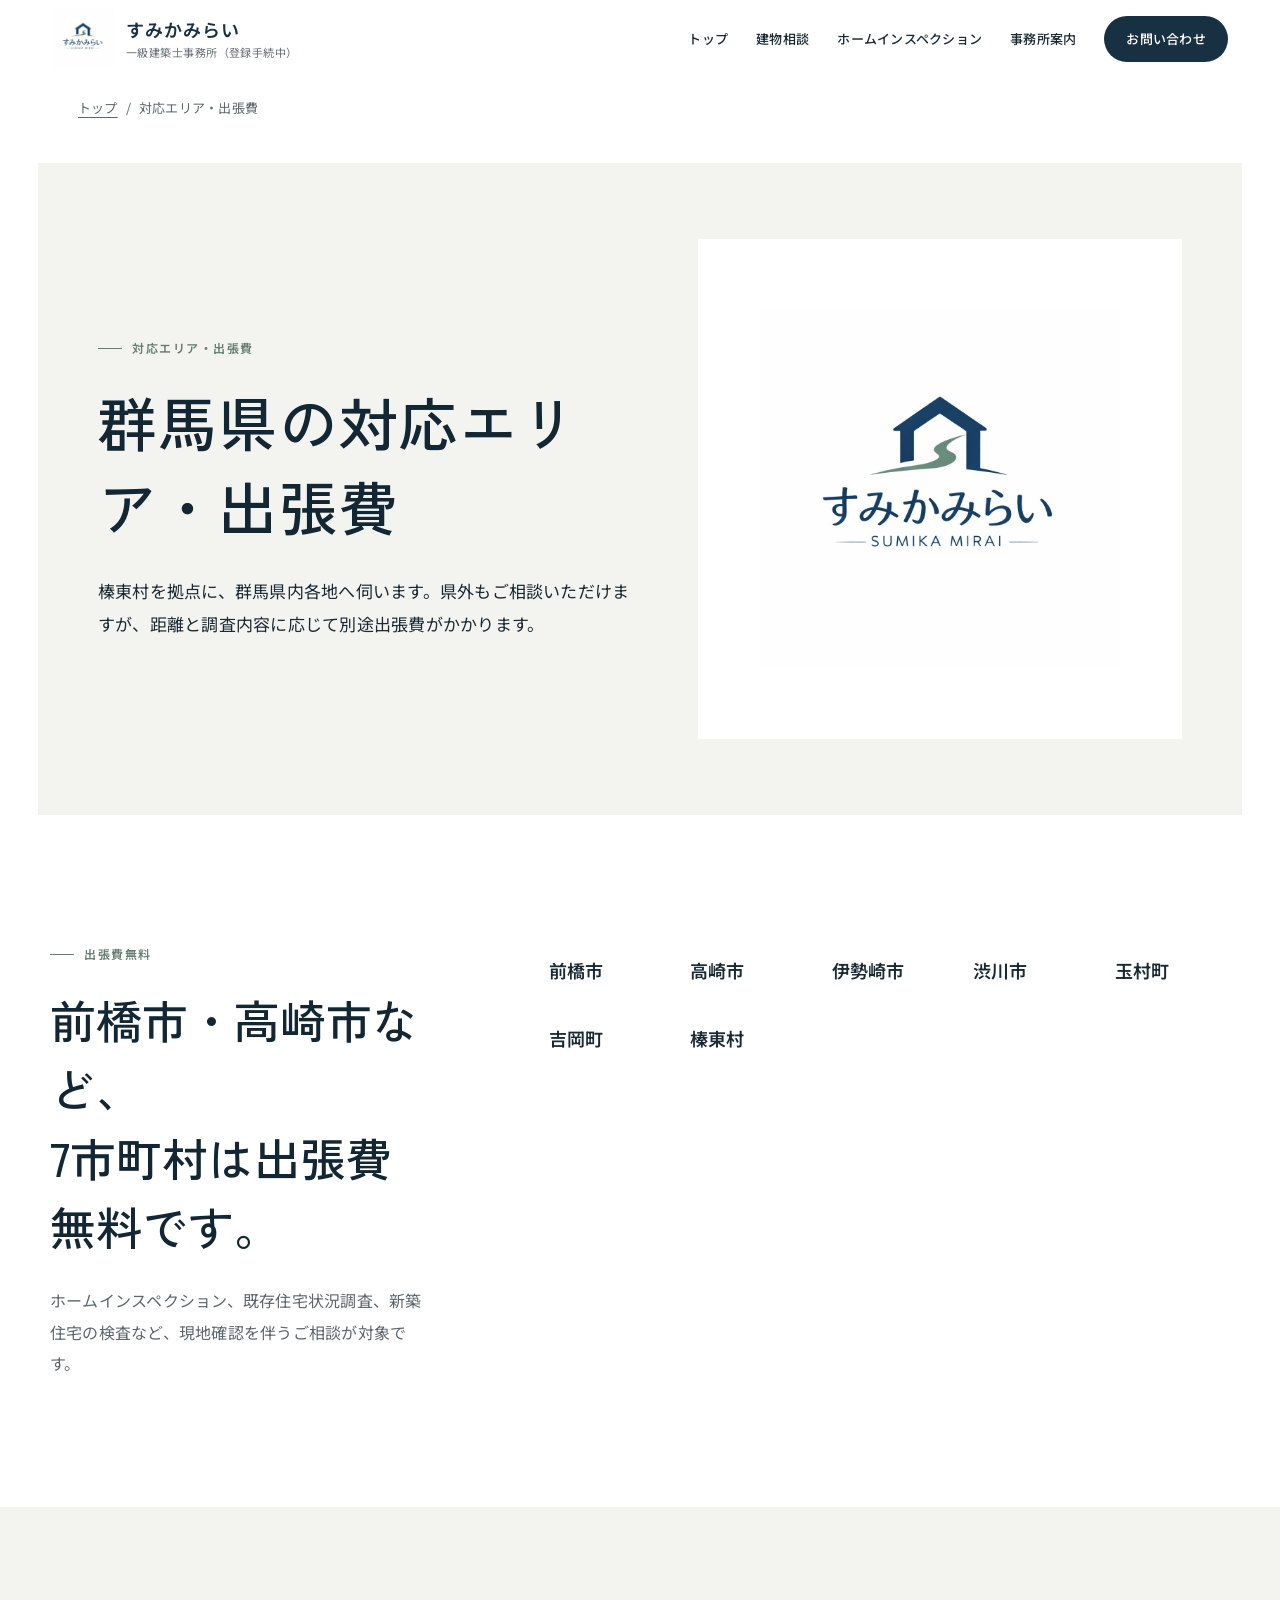
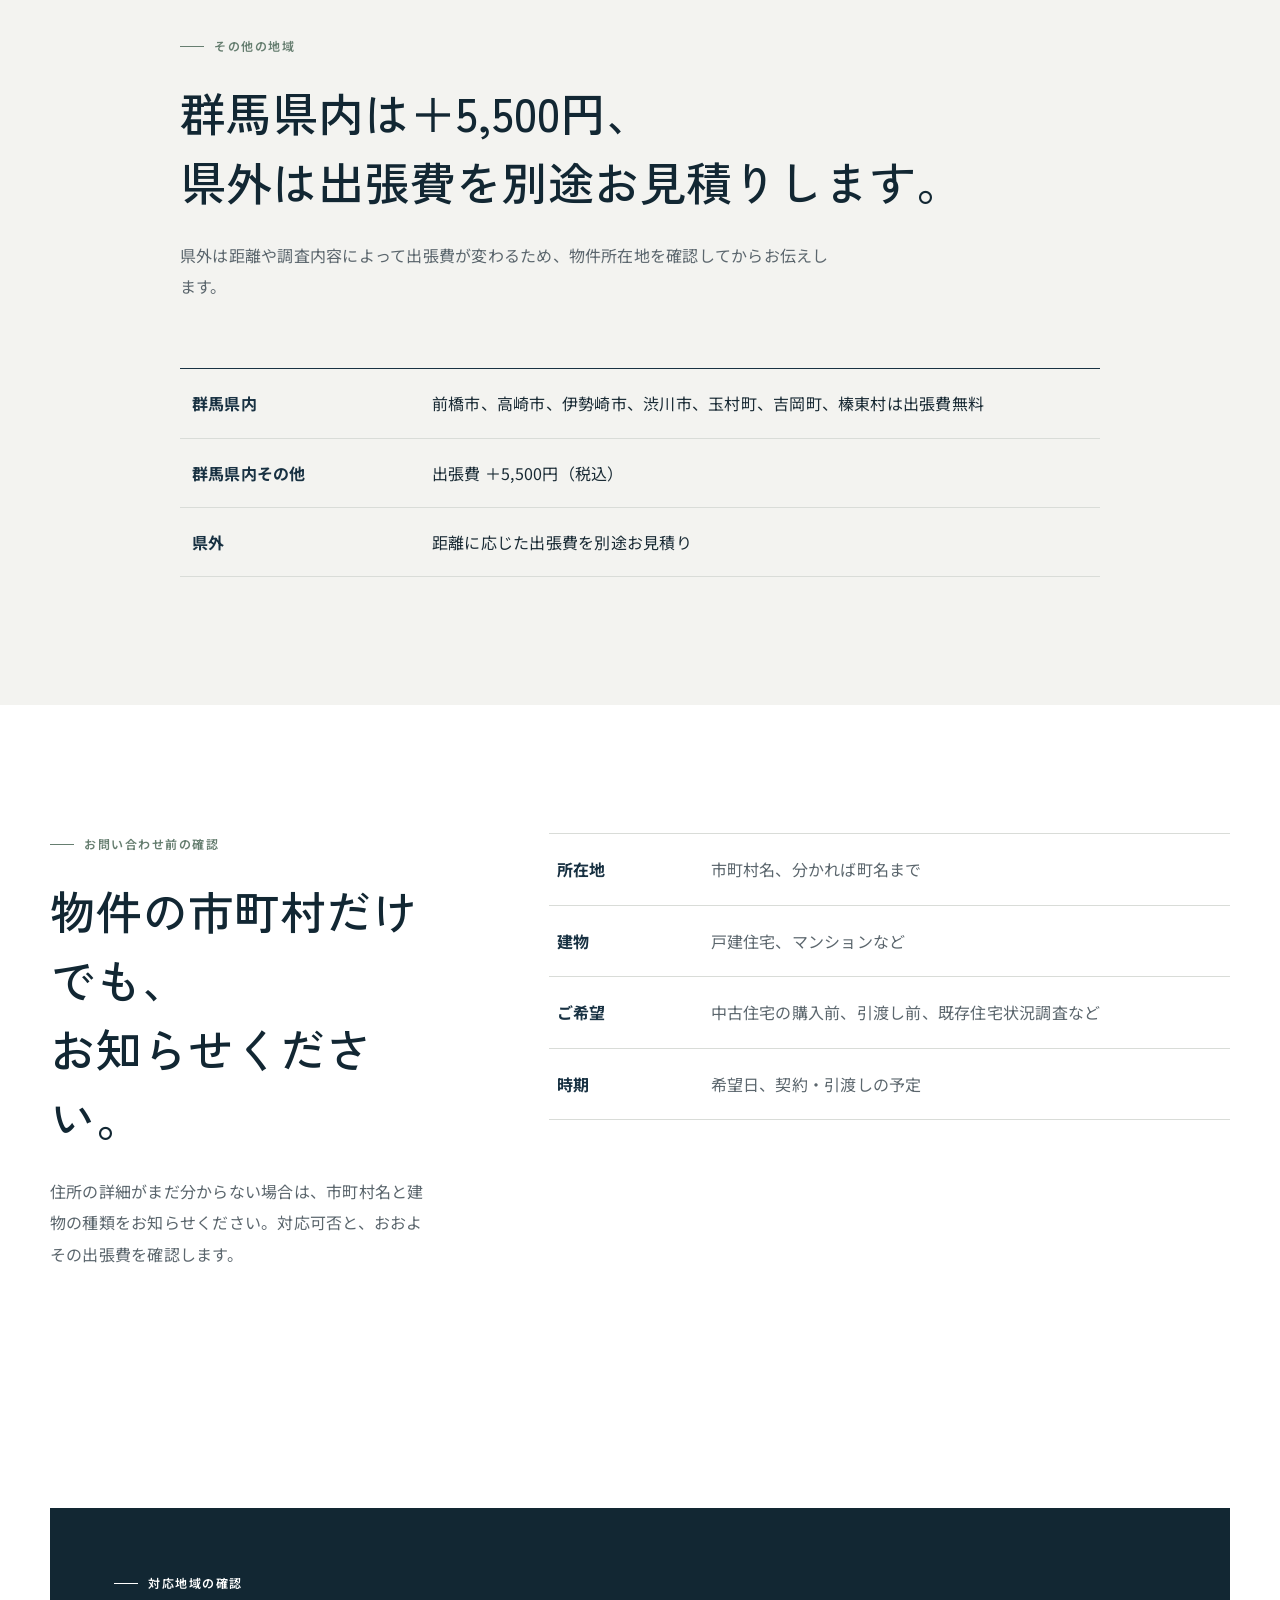
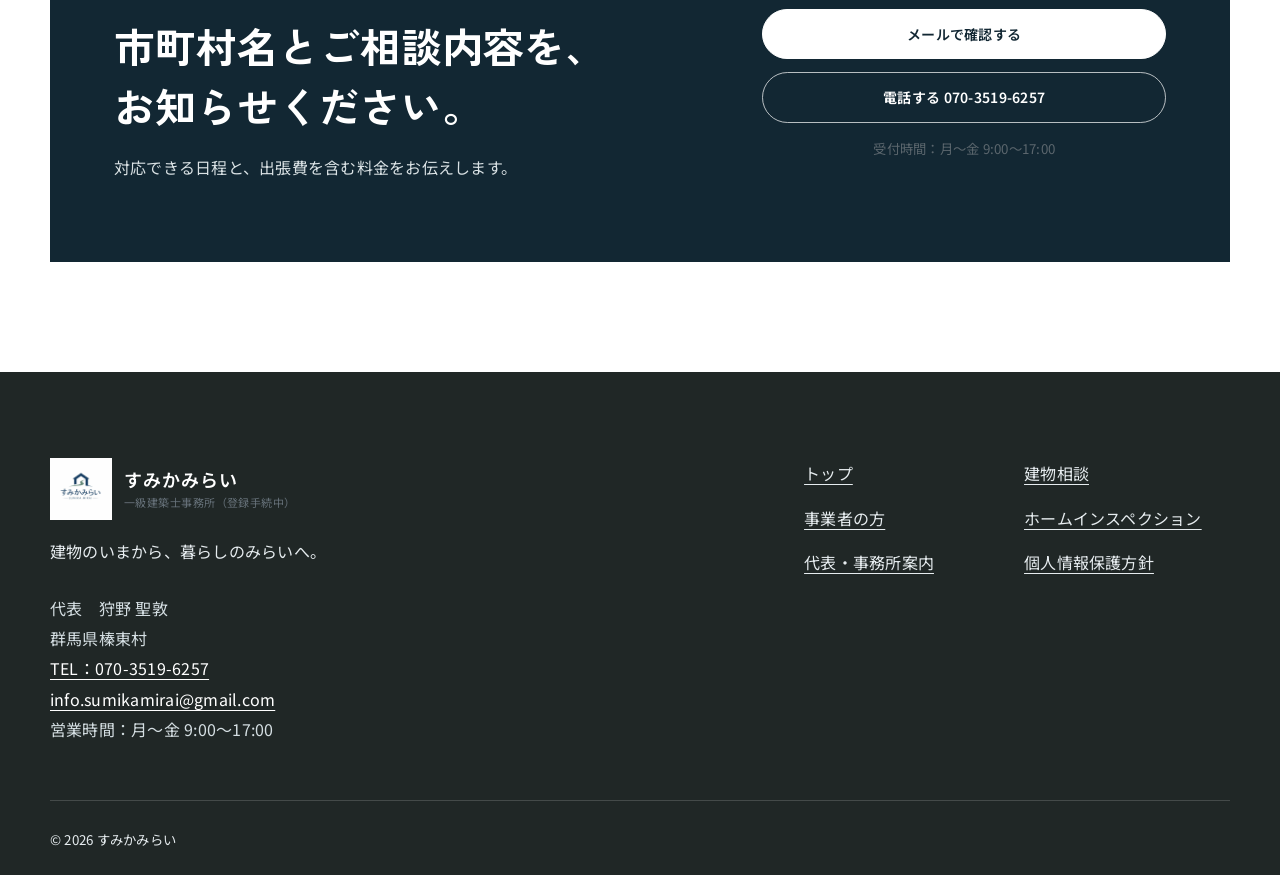
<file: area.html>
<!doctype html>
<html lang="ja">
<head>
  <meta charset="utf-8">
  <meta name="viewport" content="width=device-width, initial-scale=1">
  <title>群馬県のホームインスペクション対応エリア・出張費｜すみかみらい</title>
  <meta name="description" content="群馬県のホームインスペクション・住宅診断の対応エリアと出張費をご案内します。前橋市、高崎市、伊勢崎市、渋川市、玉村町、吉岡町、榛東村は出張費無料です。">
  <link rel="canonical" href="https://infosumikamirai-bot.github.io/co.jp/area.html">
  <meta property="og:type" content="website">
  <meta property="og:title" content="群馬県のホームインスペクション対応エリア・出張費｜すみかみらい">
  <meta property="og:description" content="群馬県内と近隣都県の対応地域、出張費をご案内します。">
  <meta property="og:url" content="https://infosumikamirai-bot.github.io/co.jp/area.html">
  <meta property="og:locale" content="ja_JP">
  <link rel="icon" href="assets/images/logo-sumikamirai.png" type="image/png">
  <link rel="preconnect" href="https://fonts.googleapis.com">
  <link rel="preconnect" href="https://fonts.gstatic.com" crossorigin>
  <link href="https://fonts.googleapis.com/css2?family=Noto+Sans+JP:wght@400;500;600;700&amp;family=Zen+Kaku+Gothic+New:wght@500;600;700&amp;display=swap" rel="stylesheet">
  <link rel="stylesheet" href="assets/css/style.css?v=17">
  <script src="assets/js/main.js" defer></script>
</head>
<body>
  <a class="skip-link" href="#main">本文へ移動</a>
  <header class="site-header" id="top"><div class="header-inner"><a class="brand" href="index.html" aria-label="すみかみらい トップページへ"><img class="brand-logo" src="assets/images/logo-sumikamirai.png" width="1024" height="1024" alt="すみかみらい SUMIKA MIRAI"><span class="brand-office"><strong>すみかみらい</strong><small>一級建築士事務所（登録手続中）</small></span></a><button class="menu-button" type="button" aria-expanded="false" aria-controls="global-nav"><span>メニュー</span><i aria-hidden="true"></i></button><nav id="global-nav" class="global-nav" aria-label="メインメニュー"><a href="index.html">トップ</a><a href="individual.html">建物相談</a><a href="home-inspection.html">ホームインスペクション</a><a href="office.html">事務所案内</a><a class="nav-contact" href="#area-contact">お問い合わせ</a></nav></div></header>
  <main id="main">
    <nav class="breadcrumb" aria-label="パンくずリスト"><ol><li><a href="index.html">トップ</a></li><li aria-current="page">対応エリア・出張費</li></ol></nav>

<section class="page-intro page-intro--simple" aria-labelledby="page-title"><div class="page-intro-inner"><div><p class="eyebrow">対応エリア・出張費</p><h1 id="page-title">群馬県の対応エリア・出張費</h1><p>榛東村を拠点に、群馬県内各地へ伺います。県外もご相談いただけますが、距離と調査内容に応じて別途出張費がかかります。</p></div><figure class="logo-panel"><img src="assets/images/logo-sumikamirai.png" width="1024" height="1024" alt="すみかみらい SUMIKA MIRAI"></figure></div></section>

    <section class="section" aria-labelledby="free-area-title"><div class="section-inner split"><div class="section-heading"><p class="eyebrow">出張費無料</p><h2 id="free-area-title">前橋市・高崎市など、<br>7市町村は出張費無料です。</h2><p>ホームインスペクション、既存住宅状況調査、新築住宅の検査など、現地確認を伴うご相談が対象です。</p></div><div><ul class="area-list area-prefectures" aria-label="出張費無料地域"><li>前橋市</li><li>高崎市</li><li>伊勢崎市</li><li>渋川市</li><li>玉村町</li><li>吉岡町</li><li>榛東村</li></ul></div></div></section>

<section class="section paper-section" aria-labelledby="travel-fee-title"><div class="section-inner narrow"><div class="section-heading wide"><p class="eyebrow">その他の地域</p><h2 id="travel-fee-title">群馬県内は＋5,500円、<br>県外は出張費を別途お見積りします。</h2><p>県外は距離や調査内容によって出張費が変わるため、物件所在地を確認してからお伝えします。</p></div><dl class="office-data-list"><div><dt>群馬県内</dt><dd>前橋市、高崎市、伊勢崎市、渋川市、玉村町、吉岡町、榛東村は出張費無料</dd></div><div><dt>群馬県内その他</dt><dd>出張費 ＋5,500円（税込）</dd></div><div><dt>県外</dt><dd>距離に応じた出張費を別途お見積り</dd></div></dl></div></section>

    <section class="section" aria-labelledby="area-check-title"><div class="section-inner split"><div class="section-heading"><p class="eyebrow">お問い合わせ前の確認</p><h2 id="area-check-title">物件の市町村だけでも、<br>お知らせください。</h2><p>住所の詳細がまだ分からない場合は、市町村名と建物の種類をお知らせください。対応可否と、おおよその出張費を確認します。</p></div><ul class="check-panel"><li><strong>所在地</strong><span>市町村名、分かれば町名まで</span></li><li><strong>建物</strong><span>戸建住宅、マンションなど</span></li><li><strong>ご希望</strong><span>中古住宅の購入前、引渡し前、既存住宅状況調査など</span></li><li><strong>時期</strong><span>希望日、契約・引渡しの予定</span></li></ul></div></section>

    <section class="inspection-contact" id="area-contact" aria-labelledby="area-contact-title"><div class="section-inner inspection-contact-inner"><div><p class="eyebrow">対応地域の確認</p><h2 id="area-contact-title">市町村名とご相談内容を、<br>お知らせください。</h2><p>対応できる日程と、出張費を含む料金をお伝えします。</p></div><div class="inspection-contact-actions"><a class="button primary" href="mailto:info.sumikamirai@gmail.com?subject=対応エリアと出張費の確認">メールで確認する</a><a class="button secondary" href="tel:07035196257">電話する 070-3519-6257</a><small>受付時間：月〜金 9:00〜17:00</small></div></div></section>
  </main>
  <footer class="site-footer"><div class="footer-inner"><div><a class="brand footer-brand" href="index.html"><img class="brand-logo" src="assets/images/logo-sumikamirai.png" width="1024" height="1024" alt="すみかみらい SUMIKA MIRAI"><span class="brand-office"><strong>すみかみらい</strong><small>一級建築士事務所（登録手続中）</small></span></a><p>建物のいまから、暮らしのみらいへ。</p><address class="footer-contact">代表　狩野 聖敦<br>群馬県榛東村<br><a href="tel:07035196257">TEL：070-3519-6257</a><br><a href="mailto:info.sumikamirai@gmail.com">info.sumikamirai@gmail.com</a><br>営業時間：月〜金 9:00〜17:00</address></div><nav aria-label="フッターメニュー"><a href="index.html">トップ</a><a href="individual.html">建物相談</a><a href="business.html">事業者の方</a><a href="home-inspection.html">ホームインスペクション</a><a href="office.html">代表・事務所案内</a><a href="privacy.html">個人情報保護方針</a></nav></div><div class="copyright"><small>© <span id="current-year"></span> すみかみらい</small></div></footer>
  <a class="mobile-contact" href="#area-contact">対応地域を確認する</a>
</body>
</html>
</file>
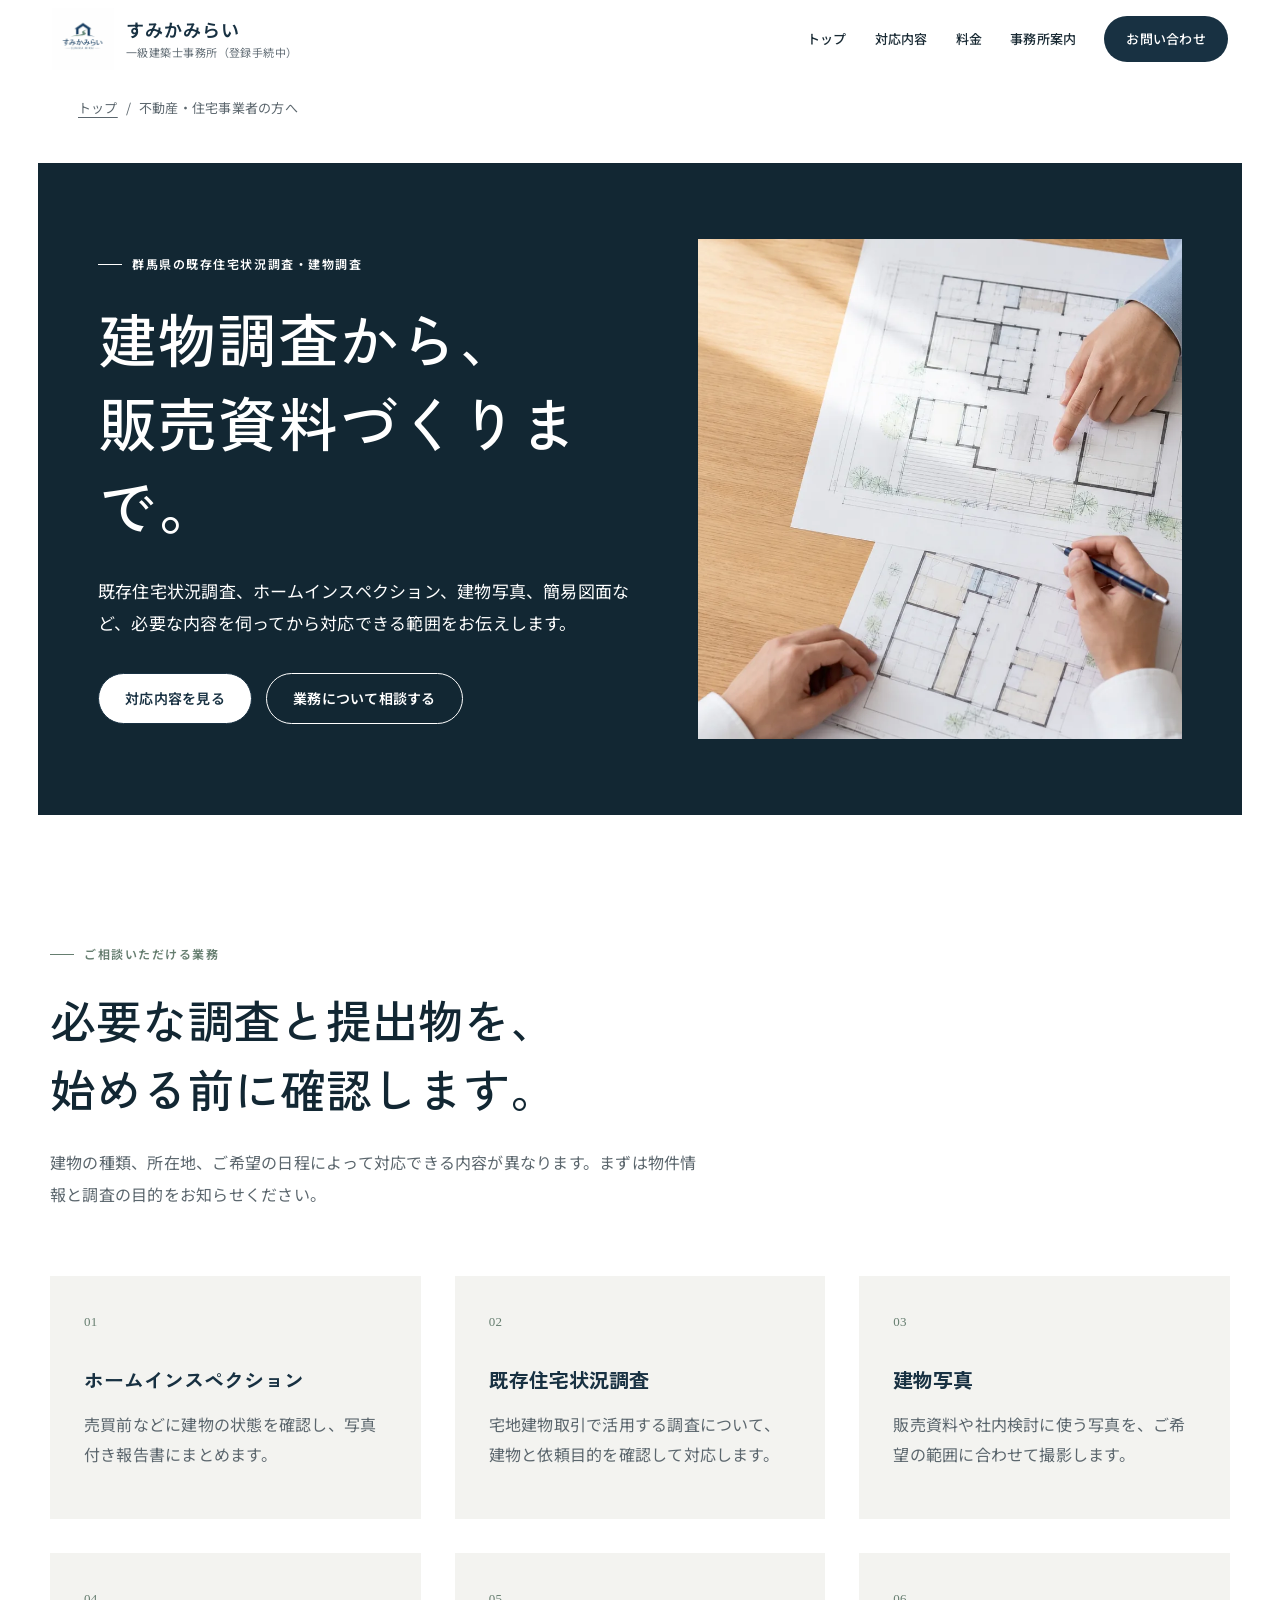
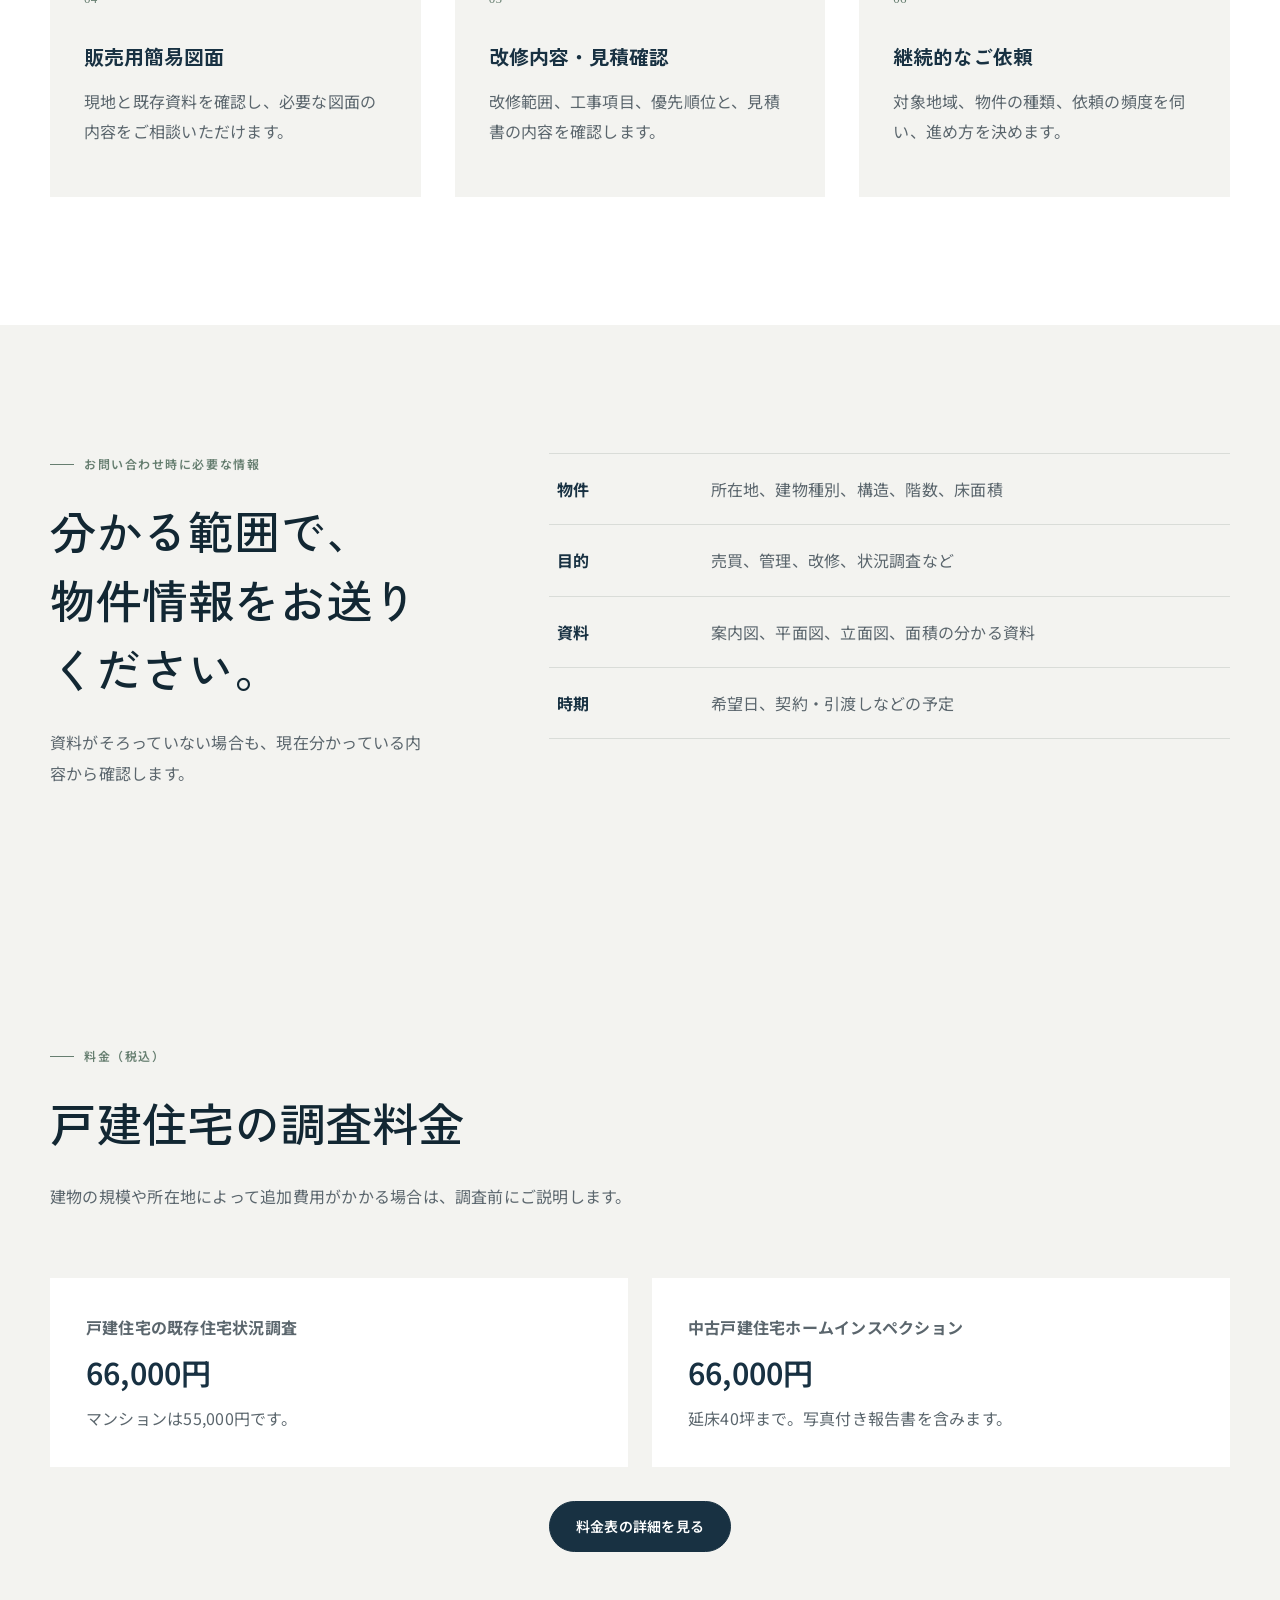
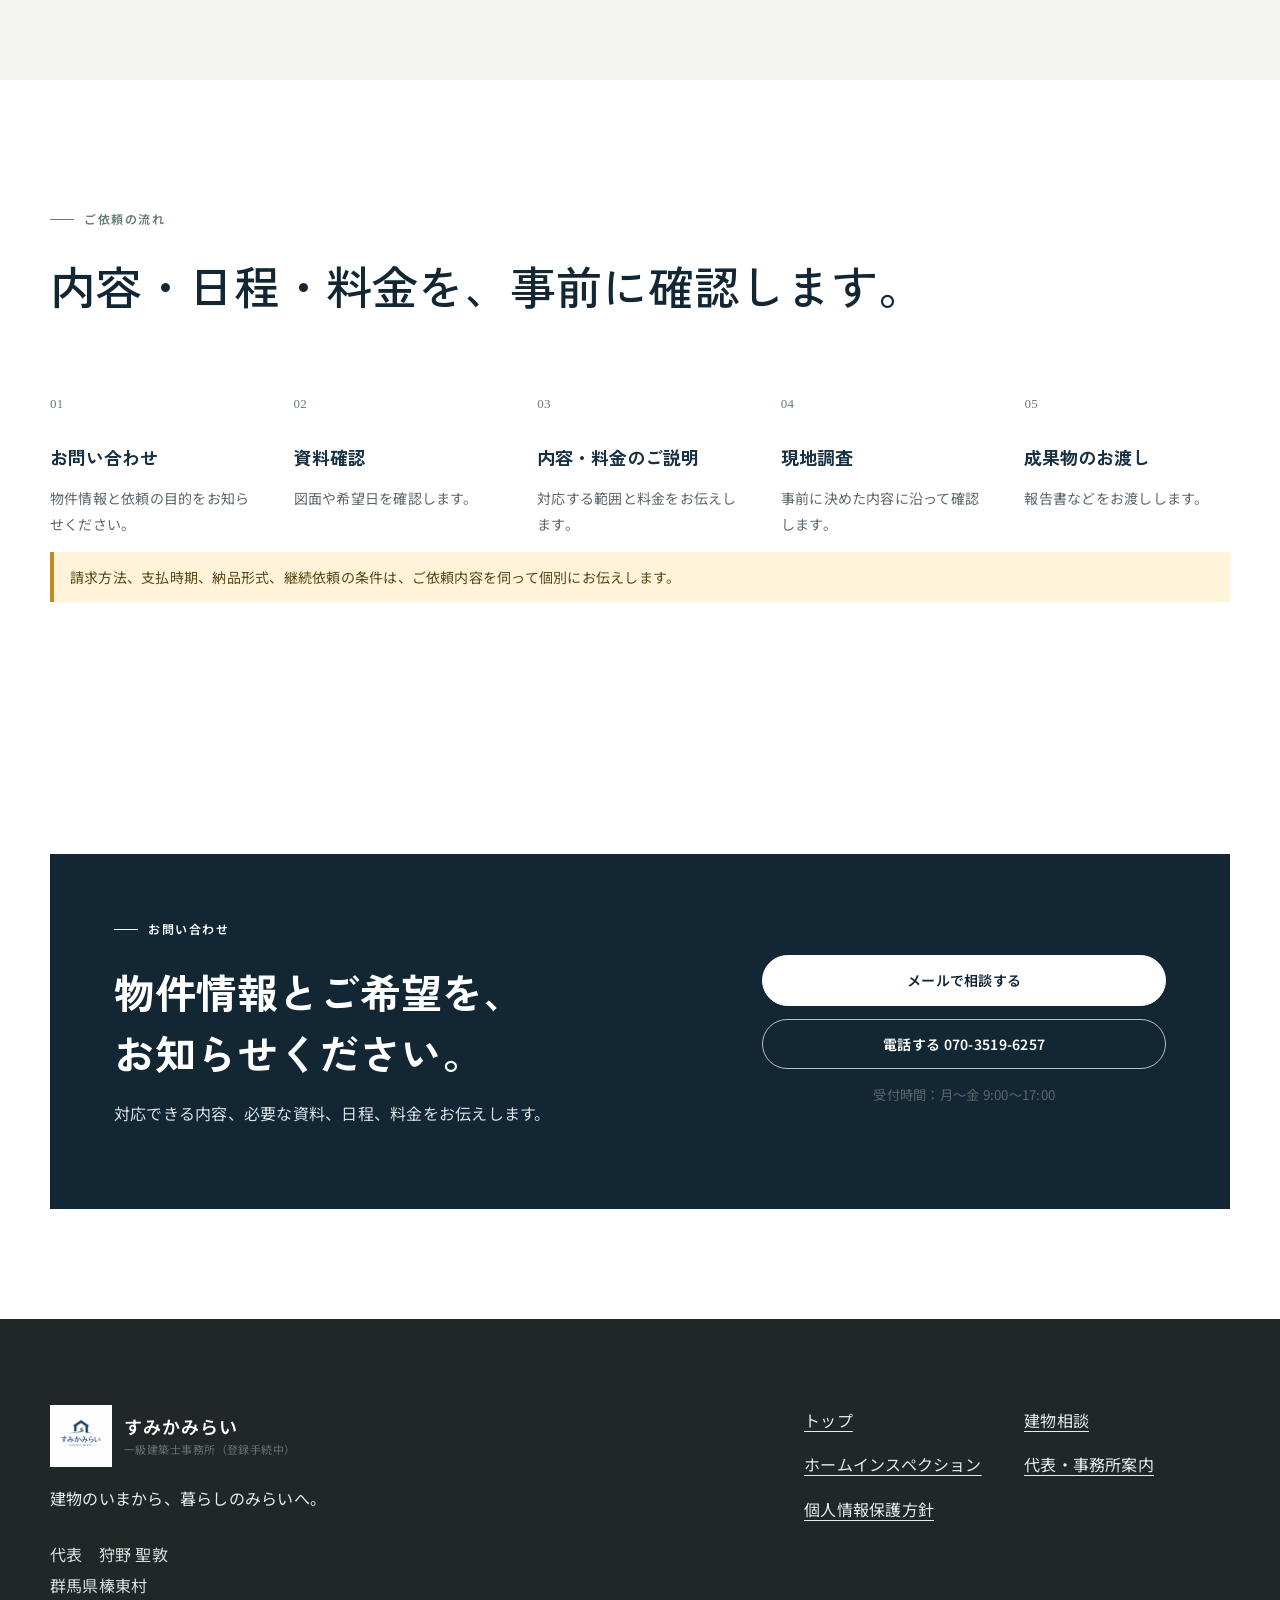
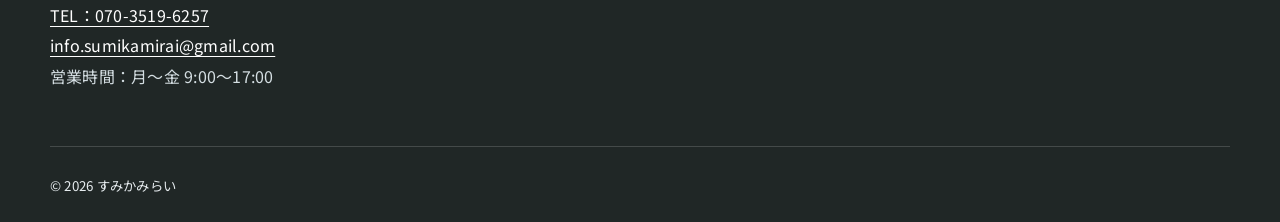
<file: business.html>
<!doctype html>
<html lang="ja">
<head>
  <meta charset="utf-8"><meta name="viewport" content="width=device-width, initial-scale=1">
  <title>群馬県の既存住宅状況調査｜不動産・住宅事業者向け</title>
  <meta name="description" content="群馬県の不動産会社、管理会社、工務店向けに、既存住宅状況調査、ホームインスペクション、建物写真、簡易図面などをご案内します。">
  <link rel="canonical" href="https://infosumikamirai-bot.github.io/co.jp/business.html">
  <meta property="og:type" content="website"><meta property="og:title" content="群馬県の既存住宅状況調査｜不動産・住宅事業者向け"><meta property="og:description" content="既存住宅状況調査、ホームインスペクション、建物写真、簡易図面についてご相談いただけます。"><meta property="og:url" content="https://infosumikamirai-bot.github.io/co.jp/business.html"><meta property="og:locale" content="ja_JP">
  <link rel="icon" href="assets/images/logo-sumikamirai.png" type="image/png"><link rel="preconnect" href="https://fonts.googleapis.com"><link rel="preconnect" href="https://fonts.gstatic.com" crossorigin><link href="https://fonts.googleapis.com/css2?family=Noto+Sans+JP:wght@400;500;600;700&amp;family=Zen+Kaku+Gothic+New:wght@500;600;700&amp;display=swap" rel="stylesheet"><link rel="stylesheet" href="assets/css/style.css?v=17"><script src="assets/js/main.js" defer></script>
</head>
<body>
  <a class="skip-link" href="#main">本文へ移動</a>
  <header class="site-header" id="top"><div class="header-inner"><a class="brand" href="index.html" aria-label="すみかみらい トップページへ"><img class="brand-logo" src="assets/images/logo-sumikamirai.png" width="1024" height="1024" alt="すみかみらい SUMIKA MIRAI"><span class="brand-office"><strong>すみかみらい</strong><small>一級建築士事務所（登録手続中）</small></span></a><button class="menu-button" type="button" aria-expanded="false" aria-controls="global-nav"><span>メニュー</span><i aria-hidden="true"></i></button><nav id="global-nav" class="global-nav" aria-label="メインメニュー"><a href="index.html">トップ</a><a href="#business-services">対応内容</a><a href="home-inspection.html">料金</a><a href="office.html">事務所案内</a><a class="nav-contact" href="#business-contact">お問い合わせ</a></nav></div></header>
  <main id="main">
    <nav class="breadcrumb" aria-label="パンくずリスト"><ol><li><a href="index.html">トップ</a></li><li aria-current="page">不動産・住宅事業者の方へ</li></ol></nav>
    <section class="page-intro page-intro--navy" aria-labelledby="page-title"><div class="page-intro-inner"><div><p class="eyebrow">群馬県の既存住宅状況調査・建物調査</p><h1 id="page-title">建物調査から、<br>販売資料づくりまで。</h1><p>既存住宅状況調査、ホームインスペクション、建物写真、簡易図面など、必要な内容を伺ってから対応できる範囲をお伝えします。</p><div class="button-row"><a class="button primary" href="#business-services">対応内容を見る</a><a class="button secondary" href="#business-contact">業務について相談する</a></div></div><figure><img src="assets/images/planning-review-concept.webp" width="1717" height="916" fetchpriority="high" alt="担当者が建築図面と資料を確認している様子"></figure></div></section>

    <section class="section" id="business-services" aria-labelledby="business-services-title"><div class="section-inner"><div class="section-heading wide"><p class="eyebrow">ご相談いただける業務</p><h2 id="business-services-title">必要な調査と提出物を、<br>始める前に確認します。</h2><p>建物の種類、所在地、ご希望の日程によって対応できる内容が異なります。まずは物件情報と調査の目的をお知らせください。</p></div><div class="situation-grid business-service-grid">
      <article><span>01</span><h3>ホームインスペクション</h3><p>売買前などに建物の状態を確認し、写真付き報告書にまとめます。</p></article>
      <article><span>02</span><h3>既存住宅状況調査</h3><p>宅地建物取引で活用する調査について、建物と依頼目的を確認して対応します。</p></article>
      <article><span>03</span><h3>建物写真</h3><p>販売資料や社内検討に使う写真を、ご希望の範囲に合わせて撮影します。</p></article>
      <article><span>04</span><h3>販売用簡易図面</h3><p>現地と既存資料を確認し、必要な図面の内容をご相談いただけます。</p></article>
      <article><span>05</span><h3>改修内容・見積確認</h3><p>改修範囲、工事項目、優先順位と、見積書の内容を確認します。</p></article>
      <article><span>06</span><h3>継続的なご依頼</h3><p>対象地域、物件の種類、依頼の頻度を伺い、進め方を決めます。</p></article>
    </div></div></section>

    <section class="section paper-section" aria-labelledby="business-info-title"><div class="section-inner split"><div class="section-heading"><p class="eyebrow">お問い合わせ時に必要な情報</p><h2 id="business-info-title">分かる範囲で、<br>物件情報をお送りください。</h2><p>資料がそろっていない場合も、現在分かっている内容から確認します。</p></div><ul class="check-panel"><li><strong>物件</strong><span>所在地、建物種別、構造、階数、床面積</span></li><li><strong>目的</strong><span>売買、管理、改修、状況調査など</span></li><li><strong>資料</strong><span>案内図、平面図、立面図、面積の分かる資料</span></li><li><strong>時期</strong><span>希望日、契約・引渡しなどの予定</span></li></ul></div></section>

    <section class="section pricing" aria-labelledby="business-fee-title"><div class="section-inner"><div class="section-heading wide"><p class="eyebrow">料金（税込）</p><h2 id="business-fee-title">戸建住宅の調査料金</h2><p>建物の規模や所在地によって追加費用がかかる場合は、調査前にご説明します。</p></div><div class="fee-summary"><article><span>戸建住宅の既存住宅状況調査</span><strong>66,000円</strong><p>マンションは55,000円です。</p></article><article><span>中古戸建住宅ホームインスペクション</span><strong>66,000円</strong><p>延床40坪まで。写真付き報告書を含みます。</p></article></div><div class="section-cta"><a class="button primary" href="home-inspection.html#inspection-pricing">料金表の詳細を見る</a></div></div></section>

    <section class="section flow" aria-labelledby="business-flow-title"><div class="section-inner"><div class="section-heading wide"><p class="eyebrow">ご依頼の流れ</p><h2 id="business-flow-title">内容・日程・料金を、事前に確認します。</h2></div><ol class="flow-list"><li><b>01</b><div><h3>お問い合わせ</h3><p>物件情報と依頼の目的をお知らせください。</p></div></li><li><b>02</b><div><h3>資料確認</h3><p>図面や希望日を確認します。</p></div></li><li><b>03</b><div><h3>内容・料金のご説明</h3><p>対応する範囲と料金をお伝えします。</p></div></li><li><b>04</b><div><h3>現地調査</h3><p>事前に決めた内容に沿って確認します。</p></div></li><li><b>05</b><div><h3>成果物のお渡し</h3><p>報告書などをお渡しします。</p></div></li></ol><p class="todo-note">請求方法、支払時期、納品形式、継続依頼の条件は、ご依頼内容を伺って個別にお伝えします。</p></div></section>

    <section class="inspection-contact" id="business-contact" aria-labelledby="business-contact-title"><div class="section-inner inspection-contact-inner"><div><p class="eyebrow">お問い合わせ</p><h2 id="business-contact-title">物件情報とご希望を、<br>お知らせください。</h2><p>対応できる内容、必要な資料、日程、料金をお伝えします。</p></div><div class="inspection-contact-actions"><a class="button primary" href="mailto:info.sumikamirai@gmail.com?subject=事業者向け業務の相談">メールで相談する</a><a class="button secondary" href="tel:07035196257">電話する 070-3519-6257</a><small>受付時間：月〜金 9:00〜17:00</small></div></div></section>
  </main>
  <footer class="site-footer"><div class="footer-inner"><div><a class="brand footer-brand" href="index.html"><img class="brand-logo" src="assets/images/logo-sumikamirai.png" width="1024" height="1024" alt="すみかみらい SUMIKA MIRAI"><span class="brand-office"><strong>すみかみらい</strong><small>一級建築士事務所（登録手続中）</small></span></a><p>建物のいまから、暮らしのみらいへ。</p><address class="footer-contact">代表　狩野 聖敦<br>群馬県榛東村<br><a href="tel:07035196257">TEL：070-3519-6257</a><br><a href="mailto:info.sumikamirai@gmail.com">info.sumikamirai@gmail.com</a><br>営業時間：月〜金 9:00〜17:00</address></div><nav aria-label="フッターメニュー"><a href="index.html">トップ</a><a href="individual.html">建物相談</a><a href="home-inspection.html">ホームインスペクション</a><a href="office.html">代表・事務所案内</a><a href="privacy.html">個人情報保護方針</a></nav></div><div class="copyright"><small>© <span id="current-year"></span> すみかみらい</small></div></footer>
  <a class="mobile-contact" href="#business-contact">事業者向けに相談する</a>
</body>
</html>
</file>
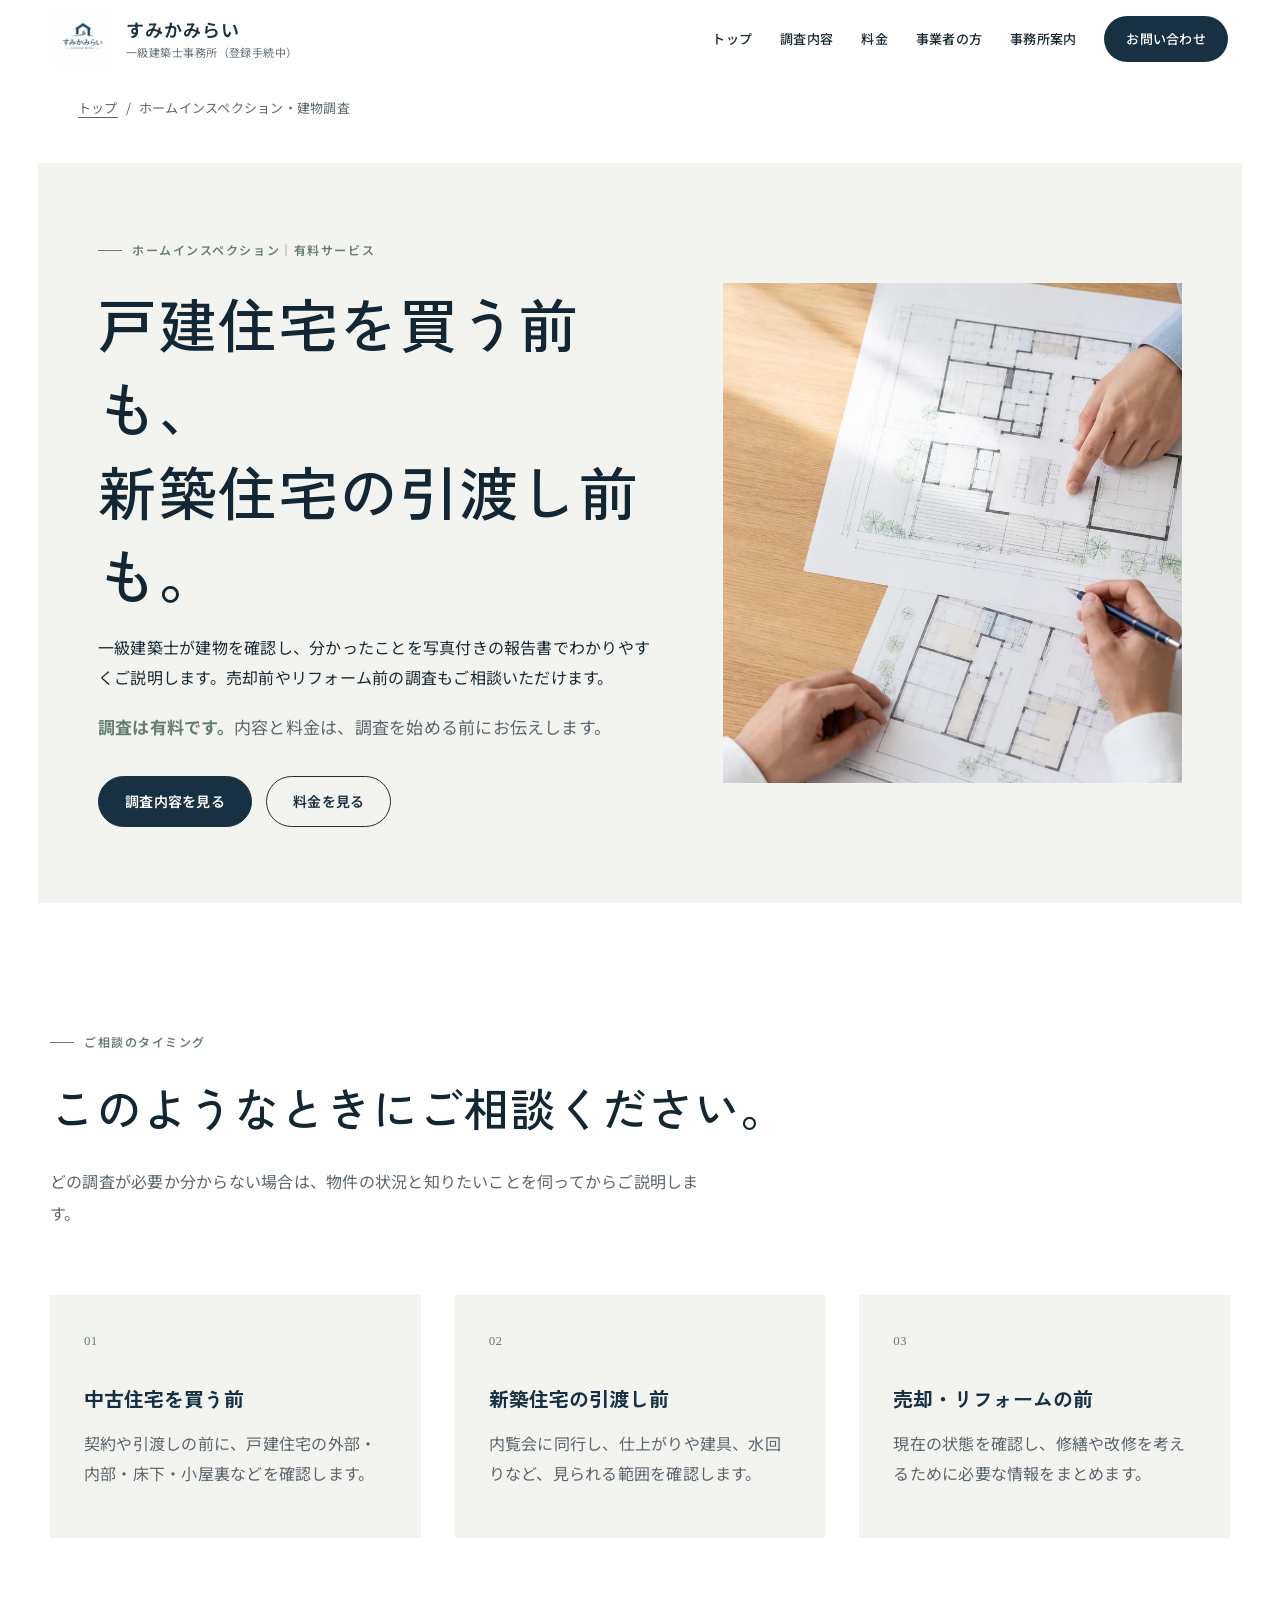
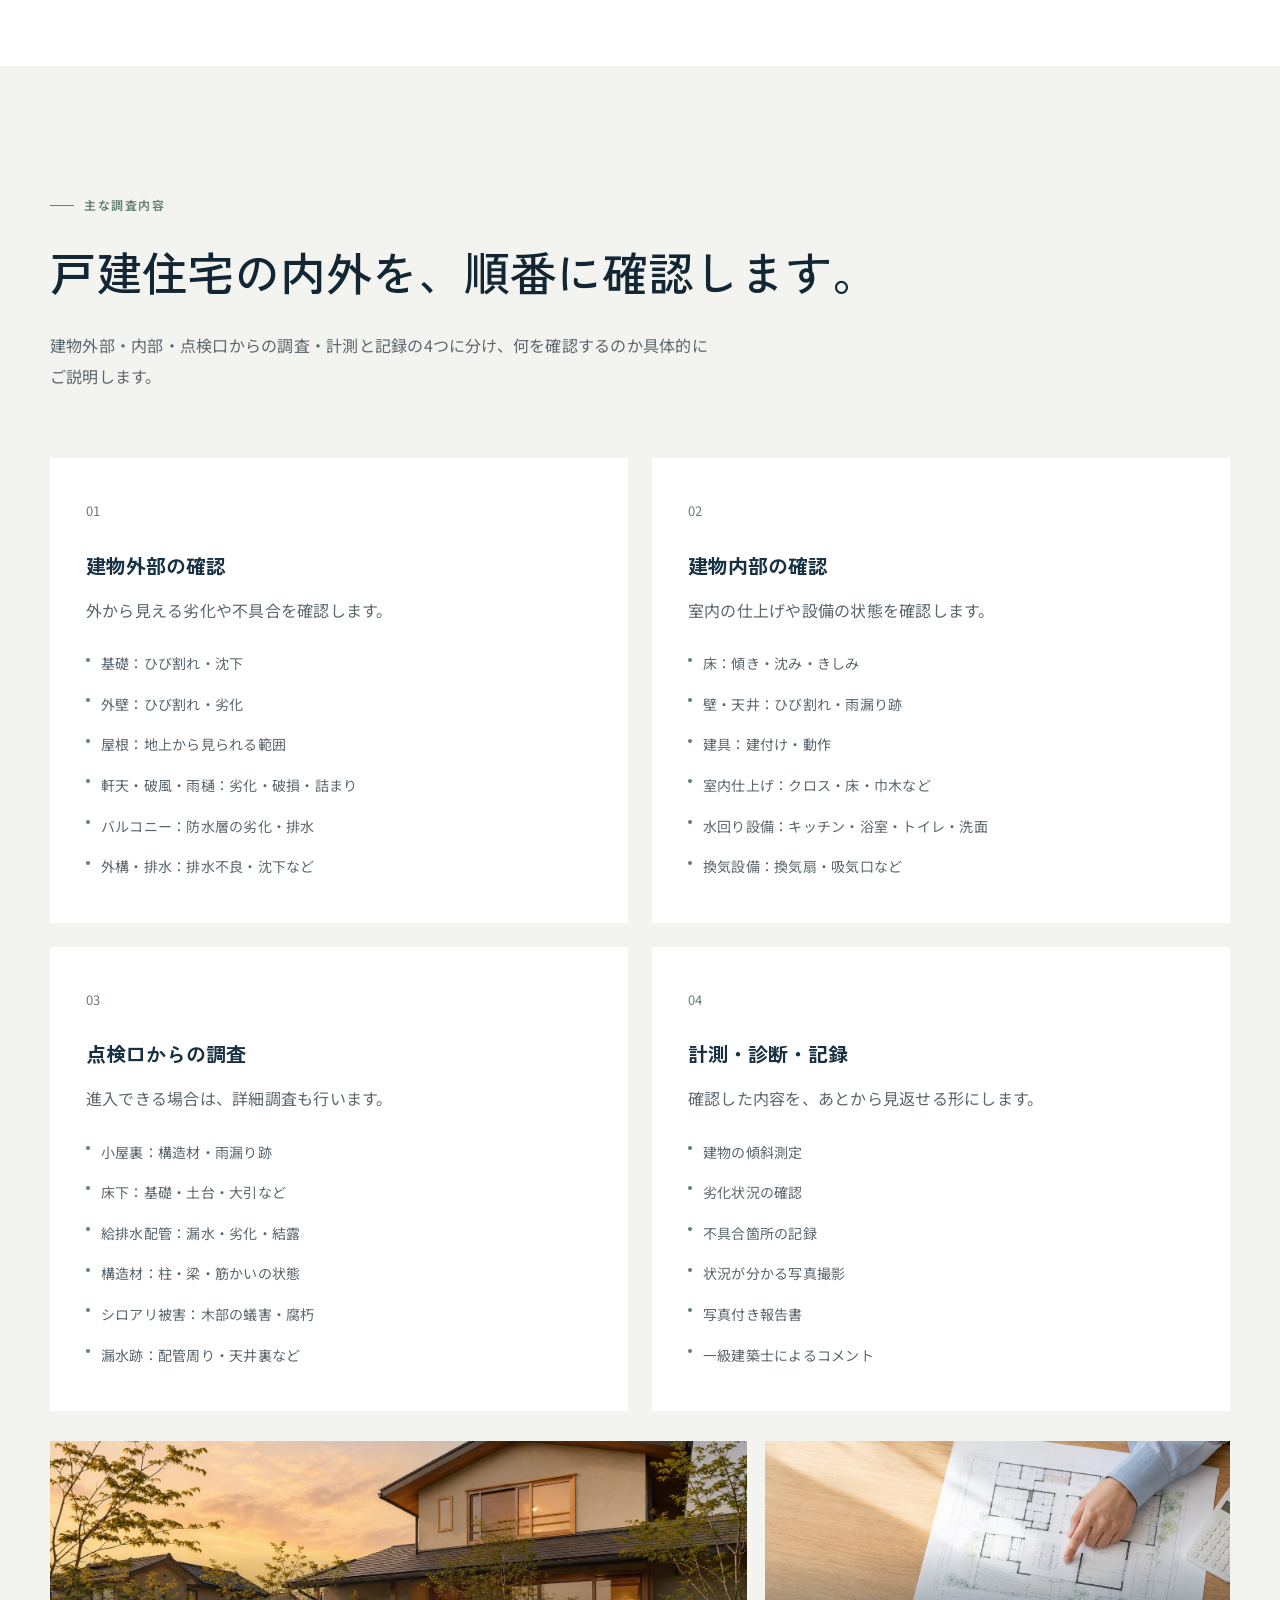
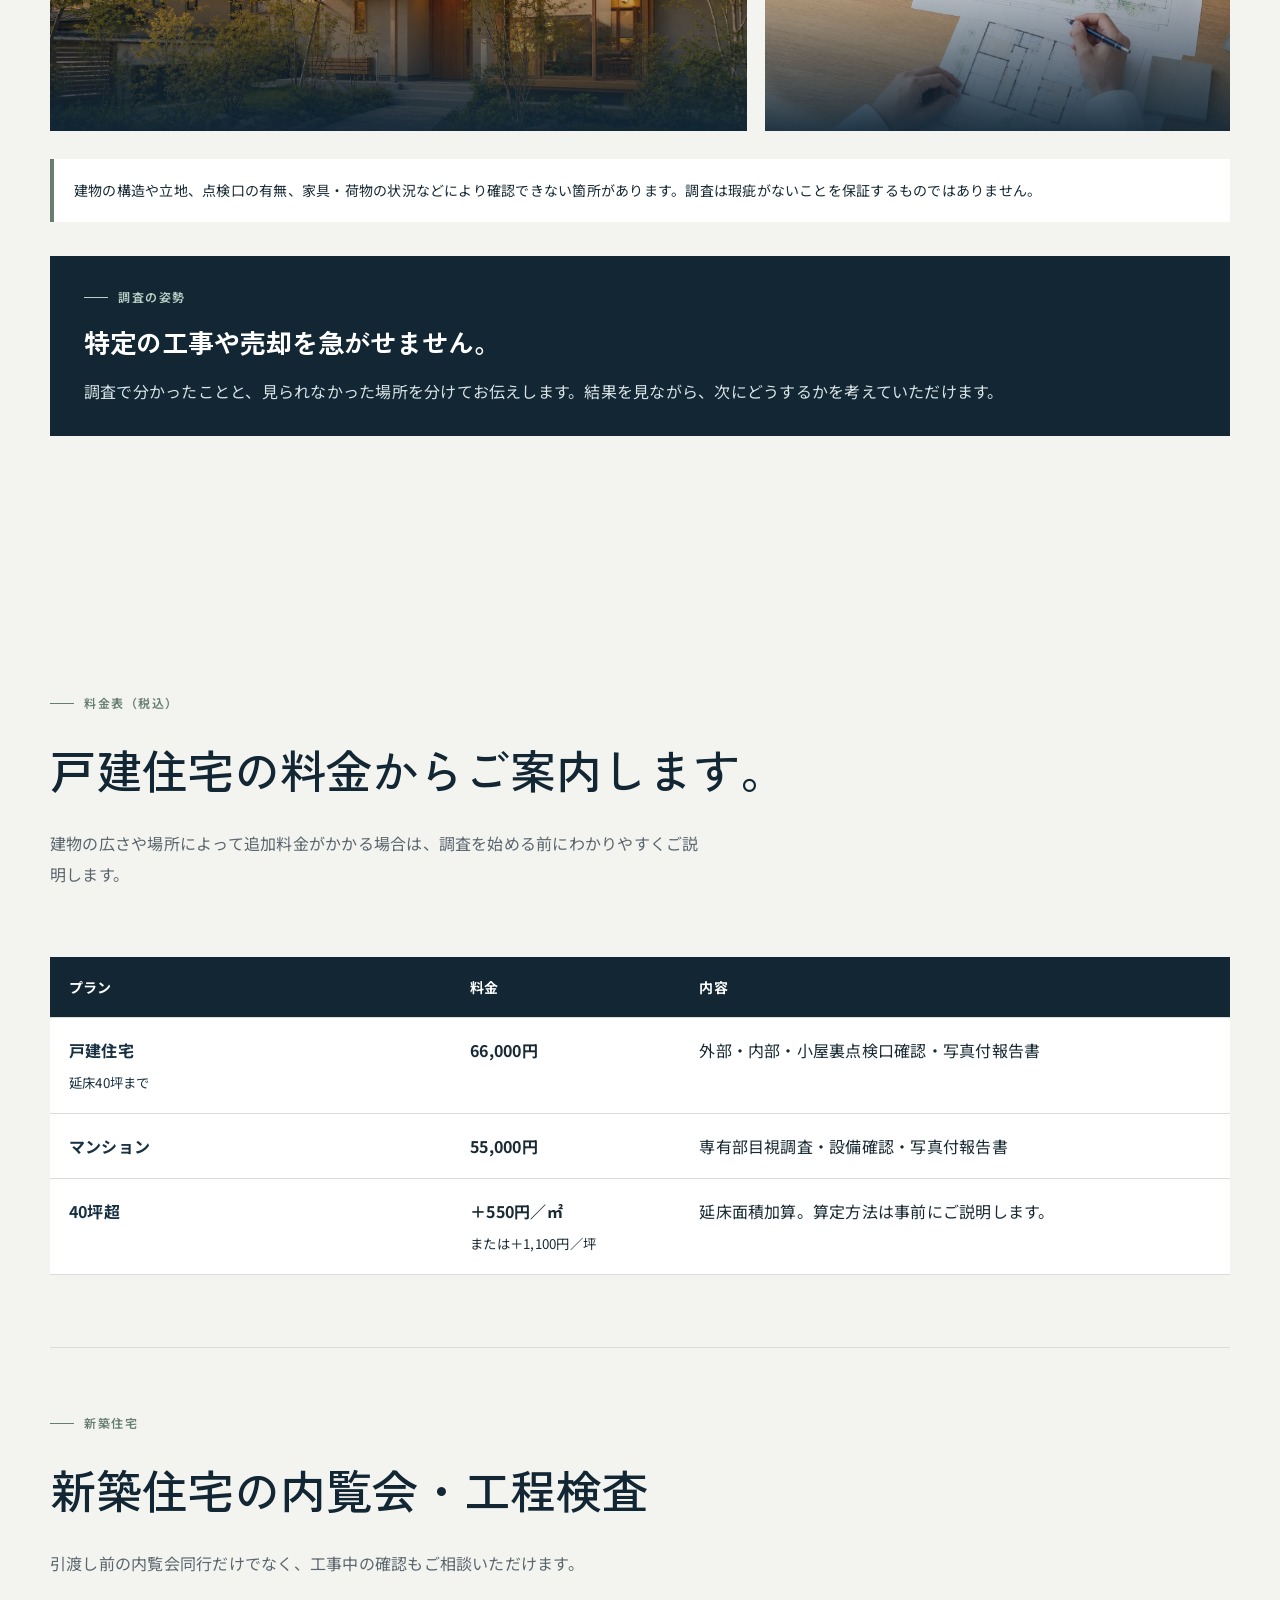
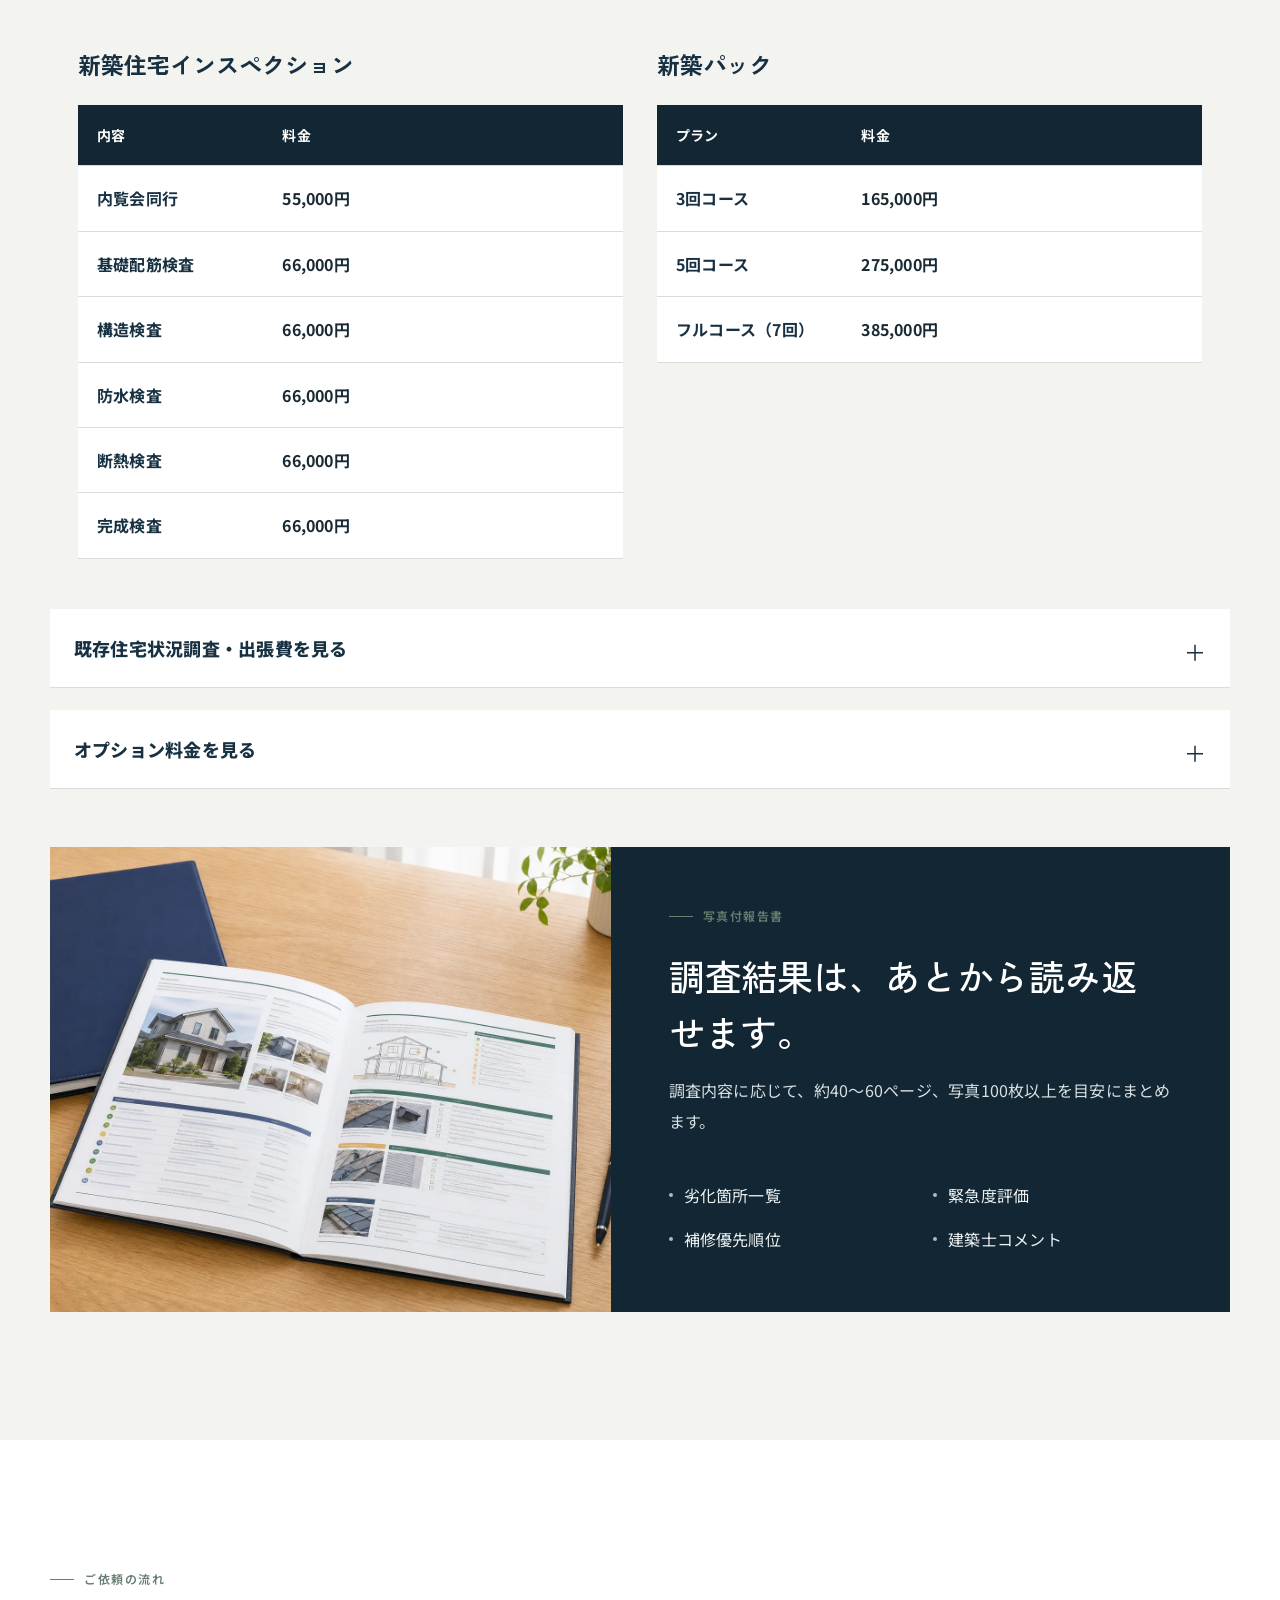
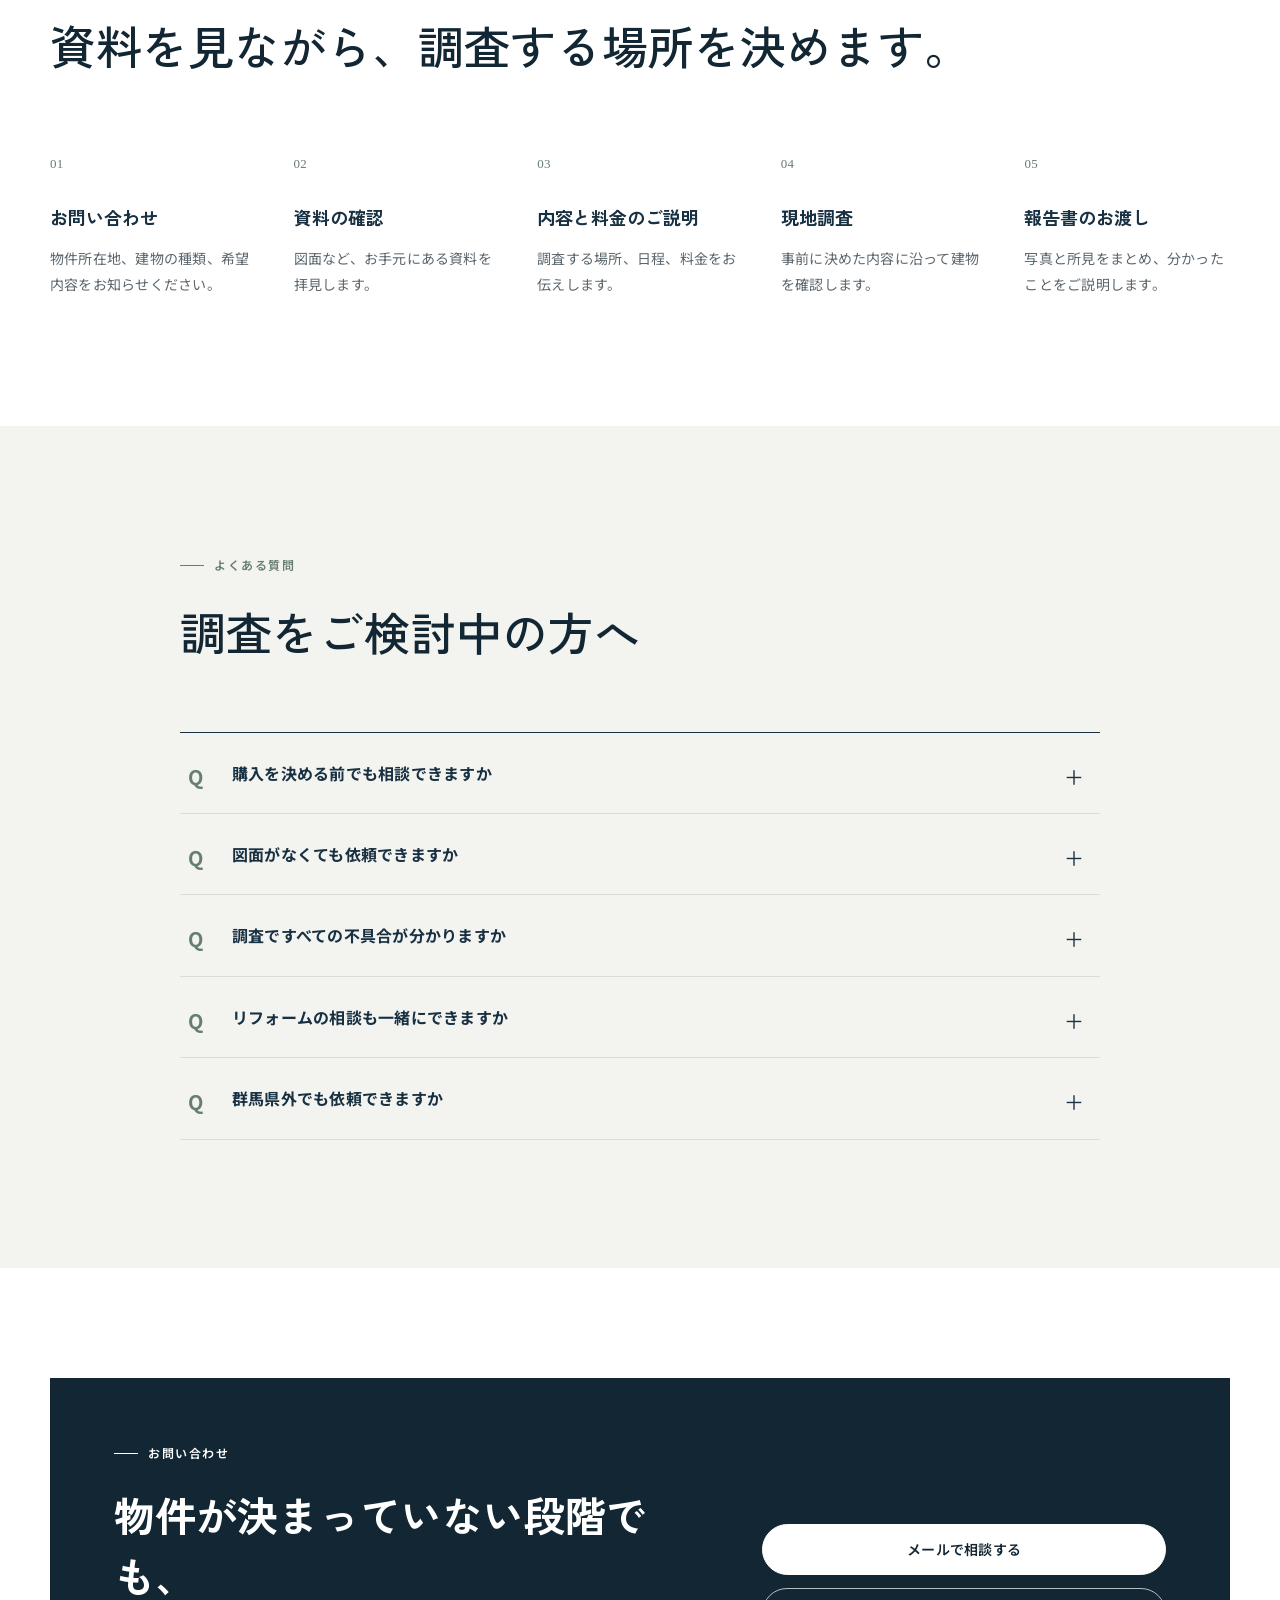
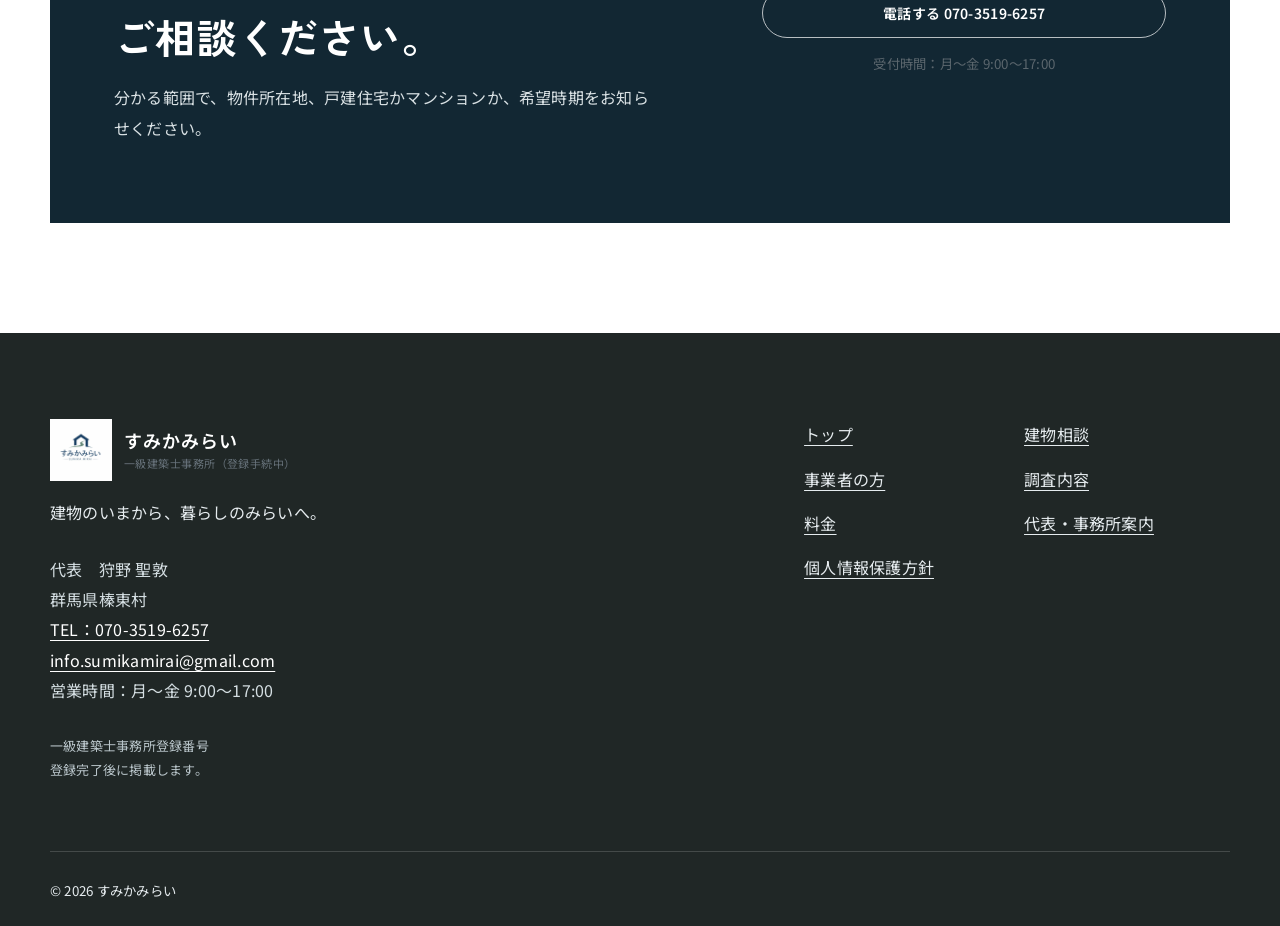
<file: home-inspection.html>
<!doctype html>
<html lang="ja">
<head>
  <meta charset="utf-8">
  <meta name="viewport" content="width=device-width, initial-scale=1">
  <title>群馬県のホームインスペクション・住宅診断｜料金・調査内容</title>
  <meta name="description" content="群馬県の戸建住宅ホームインスペクションと住宅診断。戸建住宅66,000円、マンション55,000円。新築住宅の内覧会同行、調査範囲、報告書、ご依頼の流れをご案内します。">
  <link rel="canonical" href="https://infosumikamirai-bot.github.io/co.jp/home-inspection.html">
  <meta property="og:type" content="website">
  <meta property="og:title" content="群馬県のホームインスペクション・住宅診断｜すみかみらい">
  <meta property="og:description" content="中古住宅を買う前や売る前に、一級建築士が建物の状態を確認します。">
  <meta property="og:url" content="https://infosumikamirai-bot.github.io/co.jp/home-inspection.html">
  <meta property="og:image" content="https://infosumikamirai-bot.github.io/co.jp/assets/images/planning-review-concept.png">
  <meta property="og:locale" content="ja_JP">
  <meta name="twitter:card" content="summary_large_image">
  <link rel="icon" href="assets/images/logo-sumikamirai.png" type="image/png">
  <link rel="preconnect" href="https://fonts.googleapis.com">
  <link rel="preconnect" href="https://fonts.gstatic.com" crossorigin>
  <link href="https://fonts.googleapis.com/css2?family=Noto+Sans+JP:wght@400;500;600;700&amp;family=Zen+Kaku+Gothic+New:wght@500;600;700&amp;display=swap" rel="stylesheet">
  <link rel="stylesheet" href="assets/css/style.css?v=17">
  <script type="application/ld+json">{"@context":"https://schema.org","@type":"Service","name":"ホームインスペクション・住宅診断","provider":{"@type":"ProfessionalService","name":"すみかみらい 一級建築士事務所","url":"https://infosumikamirai-bot.github.io/co.jp/"},"areaServed":["群馬県","栃木県","長野県","埼玉県","東京都"],"description":"中古住宅の購入前、売却前、リフォーム前などに建物の状態を確認し、写真付き報告書で結果を伝えるサービスです。"}</script>
  <script src="assets/js/main.js" defer></script>
</head>
<body>
  <a class="skip-link" href="#main">本文へ移動</a>
  <header class="site-header" id="top">
    <div class="header-inner">
      <a class="brand" href="index.html" aria-label="すみかみらい トップページへ">
        <img class="brand-logo" src="assets/images/logo-sumikamirai.png" width="1024" height="1024" alt="すみかみらい SUMIKA MIRAI">
        <span class="brand-office"><strong>すみかみらい</strong><small>一級建築士事務所（登録手続中）</small></span>
      </a>
      <button class="menu-button" type="button" aria-expanded="false" aria-controls="global-nav"><span>メニュー</span><i aria-hidden="true"></i></button>
      <nav id="global-nav" class="global-nav" aria-label="メインメニュー">
        <a href="index.html">トップ</a><a href="#inspection-content">調査内容</a><a href="#inspection-pricing">料金</a><a href="business.html">事業者の方</a><a href="office.html">事務所案内</a><a class="nav-contact" href="#inspection-contact">お問い合わせ</a>
      </nav>
    </div>
  </header>

  <main id="main">
    <nav class="breadcrumb" aria-label="パンくずリスト"><ol><li><a href="index.html">トップ</a></li><li aria-current="page">ホームインスペクション・建物調査</li></ol></nav>

    <section class="sub-hero" aria-labelledby="page-title">
      <div class="sub-hero-inner">
        <div class="sub-hero-copy">
          <p class="eyebrow">ホームインスペクション｜有料サービス</p>
          <h1 id="page-title">戸建住宅を買う前も、<br>新築住宅の引渡し前も。</h1>
          <p>一級建築士が建物を確認し、分かったことを写真付きの報告書でわかりやすくご説明します。売却前やリフォーム前の調査もご相談いただけます。</p><p class="service-price-note"><strong>調査は有料です。</strong>内容と料金は、調査を始める前にお伝えします。</p>
          <div class="button-row"><a class="button primary" href="#inspection-content">調査内容を見る</a><a class="button secondary" href="#inspection-pricing">料金を見る</a></div>
        </div>
        <figure class="sub-hero-photo"><img src="assets/images/planning-review-concept.webp" width="1717" height="916" fetchpriority="high" alt="担当者が建築図面を確認している様子"></figure>
      </div>
    </section>

    <section class="section audience-section" id="when-to-inspect" aria-labelledby="when-to-inspect-title">
      <div class="section-inner">
        <div class="section-heading wide"><p class="eyebrow">ご相談のタイミング</p><h2 id="when-to-inspect-title">このようなときにご相談ください。</h2><p>どの調査が必要か分からない場合は、物件の状況と知りたいことを伺ってからご説明します。</p></div>
        <div class="situation-grid inspection-timing-grid">
          <article><span>01</span><h3>中古住宅を買う前</h3><p>契約や引渡しの前に、戸建住宅の外部・内部・床下・小屋裏などを確認します。</p></article>
          <article><span>02</span><h3>新築住宅の引渡し前</h3><p>内覧会に同行し、仕上がりや建具、水回りなど、見られる範囲を確認します。</p></article>
          <article><span>03</span><h3>売却・リフォームの前</h3><p>現在の状態を確認し、修繕や改修を考えるために必要な情報をまとめます。</p></article>
        </div>
      </div>
    </section>

    <section class="section inspection-content" id="inspection-content" aria-labelledby="content-title">
      <div class="section-inner">
        <div class="section-heading wide"><p class="eyebrow">主な調査内容</p><h2 id="content-title">戸建住宅の内外を、順番に確認します。</h2><p>建物外部・内部・点検口からの調査・計測と記録の4つに分け、何を確認するのか具体的にご説明します。</p></div>
        <div class="inspection-grid inspection-grid-detailed">
          <article><span>01</span><h3>建物外部の確認</h3><p>外から見える劣化や不具合を確認します。</p><ul class="inspection-item-list"><li>基礎：ひび割れ・沈下</li><li>外壁：ひび割れ・劣化</li><li>屋根：地上から見られる範囲</li><li>軒天・破風・雨樋：劣化・破損・詰まり</li><li>バルコニー：防水層の劣化・排水</li><li>外構・排水：排水不良・沈下など</li></ul></article>
          <article><span>02</span><h3>建物内部の確認</h3><p>室内の仕上げや設備の状態を確認します。</p><ul class="inspection-item-list"><li>床：傾き・沈み・きしみ</li><li>壁・天井：ひび割れ・雨漏り跡</li><li>建具：建付け・動作</li><li>室内仕上げ：クロス・床・巾木など</li><li>水回り設備：キッチン・浴室・トイレ・洗面</li><li>換気設備：換気扇・吸気口など</li></ul></article>
          <article><span>03</span><h3>点検口からの調査</h3><p>進入できる場合は、詳細調査も行います。</p><ul class="inspection-item-list"><li>小屋裏：構造材・雨漏り跡</li><li>床下：基礎・土台・大引など</li><li>給排水配管：漏水・劣化・結露</li><li>構造材：柱・梁・筋かいの状態</li><li>シロアリ被害：木部の蟻害・腐朽</li><li>漏水跡：配管周り・天井裏など</li></ul></article>
          <article><span>04</span><h3>計測・診断・記録</h3><p>確認した内容を、あとから見返せる形にします。</p><ul class="inspection-item-list"><li>建物の傾斜測定</li><li>劣化状況の確認</li><li>不具合箇所の記録</li><li>状況が分かる写真撮影</li><li>写真付き報告書</li><li>一級建築士によるコメント</li></ul></article>
        </div>
        <div class="inspection-photo-row">
          <figure><img src="assets/images/future-home-sunset.webp" width="1727" height="911" loading="lazy" alt="夕暮れの光と緑のある住宅外観"></figure>
          <figure><img src="assets/images/planning-review-concept.webp" width="1717" height="916" loading="lazy" alt="担当者が図面と資料を確認している様子"></figure>
        </div>
        <p class="scope-note">建物の構造や立地、点検口の有無、家具・荷物の状況などにより確認できない箇所があります。調査は瑕疵がないことを保証するものではありません。</p>
        <aside class="independence-note" aria-labelledby="independence-title"><p class="eyebrow">調査の姿勢</p><h3 id="independence-title">特定の工事や売却を急がせません。</h3><p>調査で分かったことと、見られなかった場所を分けてお伝えします。結果を見ながら、次にどうするかを考えていただけます。</p></aside>
      </div>
    </section>

    <section class="section pricing inspection-pricing" id="inspection-pricing" aria-labelledby="inspection-pricing-title">
      <div class="section-inner">
        <div class="section-heading wide"><p class="eyebrow">料金表（税込）</p><h2 id="inspection-pricing-title">戸建住宅の料金からご案内します。</h2><p>建物の広さや場所によって追加料金がかかる場合は、調査を始める前にわかりやすくご説明します。</p></div>
        <div class="table-scroll" tabindex="0" aria-label="中古住宅ホームインスペクション料金表"><table class="price-table"><thead><tr><th scope="col">プラン</th><th scope="col">料金</th><th scope="col">内容</th></tr></thead><tbody><tr><th scope="row">戸建住宅<br><small>延床40坪まで</small></th><td>66,000円</td><td>外部・内部・小屋裏点検口確認・写真付報告書</td></tr><tr><th scope="row">マンション</th><td>55,000円</td><td>専有部目視調査・設備確認・写真付報告書</td></tr><tr><th scope="row">40坪超</th><td>＋550円／㎡<br><small>または＋1,100円／坪</small></td><td>延床面積加算。算定方法は事前にご説明します。</td></tr></tbody></table></div>

        <section class="new-house-pricing" id="new-house-pricing" aria-label="新築住宅インスペクション料金">
          <div class="section-heading new-house-heading"><p class="eyebrow">新築住宅</p><h2>新築住宅の内覧会・工程検査</h2><p>引渡し前の内覧会同行だけでなく、工事中の確認もご相談いただけます。</p></div>
          <div class="price-disclosure-body detail-price-grid">
            <section class="price-block" aria-labelledby="new-inspection-title"><h3 id="new-inspection-title">新築住宅インスペクション</h3><div class="table-scroll" tabindex="0" aria-label="新築住宅インスペクション料金表"><table class="price-table compact"><thead><tr><th scope="col">内容</th><th scope="col">料金</th></tr></thead><tbody><tr><th scope="row">内覧会同行</th><td>55,000円</td></tr><tr><th scope="row">基礎配筋検査</th><td>66,000円</td></tr><tr><th scope="row">構造検査</th><td>66,000円</td></tr><tr><th scope="row">防水検査</th><td>66,000円</td></tr><tr><th scope="row">断熱検査</th><td>66,000円</td></tr><tr><th scope="row">完成検査</th><td>66,000円</td></tr></tbody></table></div></section>
            <section class="price-block" aria-labelledby="new-pack-title"><h3 id="new-pack-title">新築パック</h3><div class="table-scroll" tabindex="0" aria-label="新築パック料金表"><table class="price-table compact"><thead><tr><th scope="col">プラン</th><th scope="col">料金</th></tr></thead><tbody><tr><th scope="row">3回コース</th><td>165,000円</td></tr><tr><th scope="row">5回コース</th><td>275,000円</td></tr><tr><th scope="row">フルコース（7回）</th><td>385,000円</td></tr></tbody></table></div></section>
          </div>
        </section>

        <details class="price-disclosure" id="business-price">
          <summary>既存住宅状況調査・出張費を見る</summary>
          <div class="price-disclosure-body detail-price-grid">
            <section class="price-block" aria-labelledby="survey-price-title"><h3 id="survey-price-title">既存住宅状況調査（宅建対応）</h3><div class="table-scroll" tabindex="0" aria-label="既存住宅状況調査料金表"><table class="price-table compact"><thead><tr><th scope="col">プラン</th><th scope="col">料金</th></tr></thead><tbody><tr><th scope="row">戸建住宅</th><td>66,000円</td></tr><tr><th scope="row">マンション</th><td>55,000円</td></tr></tbody></table></div><p class="price-note">国土交通省ガイドラインに準拠します。</p></section>
            <section class="price-block" aria-labelledby="travel-price-title"><h3 id="travel-price-title">出張費</h3><div class="table-scroll" tabindex="0" aria-label="出張費料金表"><table class="price-table"><thead><tr><th scope="col">エリア</th><th scope="col">出張費</th></tr></thead><tbody><tr><th scope="row">エリアA</th><td>無料<br><small>前橋市・高崎市・伊勢崎市・渋川市・玉村町・吉岡町・榛東村</small></td></tr><tr><th scope="row">県内その他</th><td>＋5,500円</td></tr><tr><th scope="row">県外</th><td>別途お見積り</td></tr></tbody></table></div></section>
          </div>
        </details>

        <details class="price-disclosure">
          <summary>オプション料金を見る</summary>
          <div class="price-disclosure-body"><section class="price-block" aria-labelledby="option-title"><h3 id="option-title">オプション</h3><div class="table-scroll" tabindex="0" aria-label="オプション料金表"><table class="price-table compact"><thead><tr><th scope="col">内容</th><th scope="col">料金</th></tr></thead><tbody><tr><th scope="row">床下詳細調査</th><td>16,500円</td></tr><tr><th scope="row">小屋裏詳細調査</th><td>13,200円</td></tr><tr><th scope="row">赤外線サーモグラフィ調査</th><td>16,500円</td></tr><tr><th scope="row">給排水設備確認</th><td>11,000円</td></tr><tr><th scope="row">シロアリ被害確認</th><td>11,000円</td></tr><tr><th scope="row">耐震アドバイス（一次診断レベル）</th><td>22,000円</td></tr><tr><th scope="row">リフォーム概算見積アドバイス</th><td>11,000円</td></tr><tr><th scope="row">建物購入相談（60分）</th><td>11,000円</td></tr><tr><th scope="row">報告書特急対応（翌営業日）</th><td>11,000円</td></tr></tbody></table></div></section></div>
        </details>

        <section class="report-box report-box-with-image" aria-labelledby="inspection-report-title"><figure><img src="assets/images/inspection-report-concept.webp" width="1536" height="1024" loading="lazy" alt="写真や図を掲載した住宅調査報告書"></figure><div class="report-box-copy"><p class="eyebrow">写真付報告書</p><h3 id="inspection-report-title">調査結果は、あとから読み返せます。</h3><p>調査内容に応じて、約40〜60ページ、写真100枚以上を目安にまとめます。</p><ul><li>劣化箇所一覧</li><li>緊急度評価</li><li>補修優先順位</li><li>建築士コメント</li></ul></div></section>
      </div>
    </section>

    <section class="section inspection-flow" id="inspection-flow" aria-labelledby="inspection-flow-title">
      <div class="section-inner"><div class="section-heading wide"><p class="eyebrow">ご依頼の流れ</p><h2 id="inspection-flow-title">資料を見ながら、調査する場所を決めます。</h2></div><ol class="flow-list"><li><b>01</b><div><h3>お問い合わせ</h3><p>物件所在地、建物の種類、希望内容をお知らせください。</p></div></li><li><b>02</b><div><h3>資料の確認</h3><p>図面など、お手元にある資料を拝見します。</p></div></li><li><b>03</b><div><h3>内容と料金のご説明</h3><p>調査する場所、日程、料金をお伝えします。</p></div></li><li><b>04</b><div><h3>現地調査</h3><p>事前に決めた内容に沿って建物を確認します。</p></div></li><li><b>05</b><div><h3>報告書のお渡し</h3><p>写真と所見をまとめ、分かったことをご説明します。</p></div></li></ol></div>
    </section>

    <section class="section faq" id="inspection-faq" aria-labelledby="inspection-faq-title">
      <div class="section-inner narrow"><div class="section-heading wide"><p class="eyebrow">よくある質問</p><h2 id="inspection-faq-title">調査をご検討中の方へ</h2></div><div class="faq-list">
        <details><summary>購入を決める前でも相談できますか</summary><p>はい。購入を決める前に建物の状態を確かめるための調査です。売主様や仲介会社との日程調整が必要になる場合があります。</p></details>
        <details><summary>図面がなくても依頼できますか</summary><p>はい。まずは、お手元にある物件資料を拝見します。図面がない場合は、建物の種類や状況を伺って調査方法をお伝えします。</p></details>
        <details><summary>調査ですべての不具合が分かりますか</summary><p>壁や床を壊さない目視中心の調査のため、内部や見られない場所まで判断することはできません。調査する範囲と、見られない可能性がある場所は事前にご説明します。</p></details>
        <details><summary>リフォームの相談も一緒にできますか</summary><p>はい。調査結果を見ながら、どこから直すか、どの工事を優先するかもご相談いただけます。料金がかかる場合は事前にお伝えします。</p></details>
        <details><summary>群馬県外でも依頼できますか</summary><p>県外は別途お見積りです。物件の場所と調査内容を伺ってから、対応できるかお返事します。</p></details>
      </div></div>
    </section>

    <section class="inspection-contact" id="inspection-contact" aria-labelledby="inspection-contact-title">
      <div class="section-inner inspection-contact-inner"><div><p class="eyebrow">お問い合わせ</p><h2 id="inspection-contact-title">物件が決まっていない段階でも、<br>ご相談ください。</h2><p>分かる範囲で、物件所在地、戸建住宅かマンションか、希望時期をお知らせください。</p></div><div class="inspection-contact-actions"><a class="button primary" href="mailto:info.sumikamirai@gmail.com?subject=ホームインスペクションの相談">メールで相談する</a><a class="button secondary" href="tel:07035196257">電話する 070-3519-6257</a><small>受付時間：月〜金 9:00〜17:00</small></div></div>
    </section>
  </main>

  <footer class="site-footer"><div class="footer-inner"><div><a class="brand footer-brand" href="index.html"><img class="brand-logo" src="assets/images/logo-sumikamirai.png" width="1024" height="1024" alt="すみかみらい SUMIKA MIRAI"><span class="brand-office"><strong>すみかみらい</strong><small>一級建築士事務所（登録手続中）</small></span></a><p>建物のいまから、暮らしのみらいへ。</p><address class="footer-contact">代表　狩野 聖敦<br>群馬県榛東村<br><a href="tel:07035196257">TEL：070-3519-6257</a><br><a href="mailto:info.sumikamirai@gmail.com">info.sumikamirai@gmail.com</a><br>営業時間：月〜金 9:00〜17:00</address><p class="footer-todo">一級建築士事務所登録番号<br>登録完了後に掲載します。</p></div><nav aria-label="フッターメニュー"><a href="index.html">トップ</a><a href="individual.html">建物相談</a><a href="business.html">事業者の方</a><a href="#inspection-content">調査内容</a><a href="#inspection-pricing">料金</a><a href="office.html">代表・事務所案内</a><a href="privacy.html">個人情報保護方針</a></nav></div><div class="copyright"><small>© <span id="current-year"></span> すみかみらい</small></div></footer>
  <a class="mobile-contact" href="#inspection-contact">調査について相談する</a>
</body>
</html>
</file>
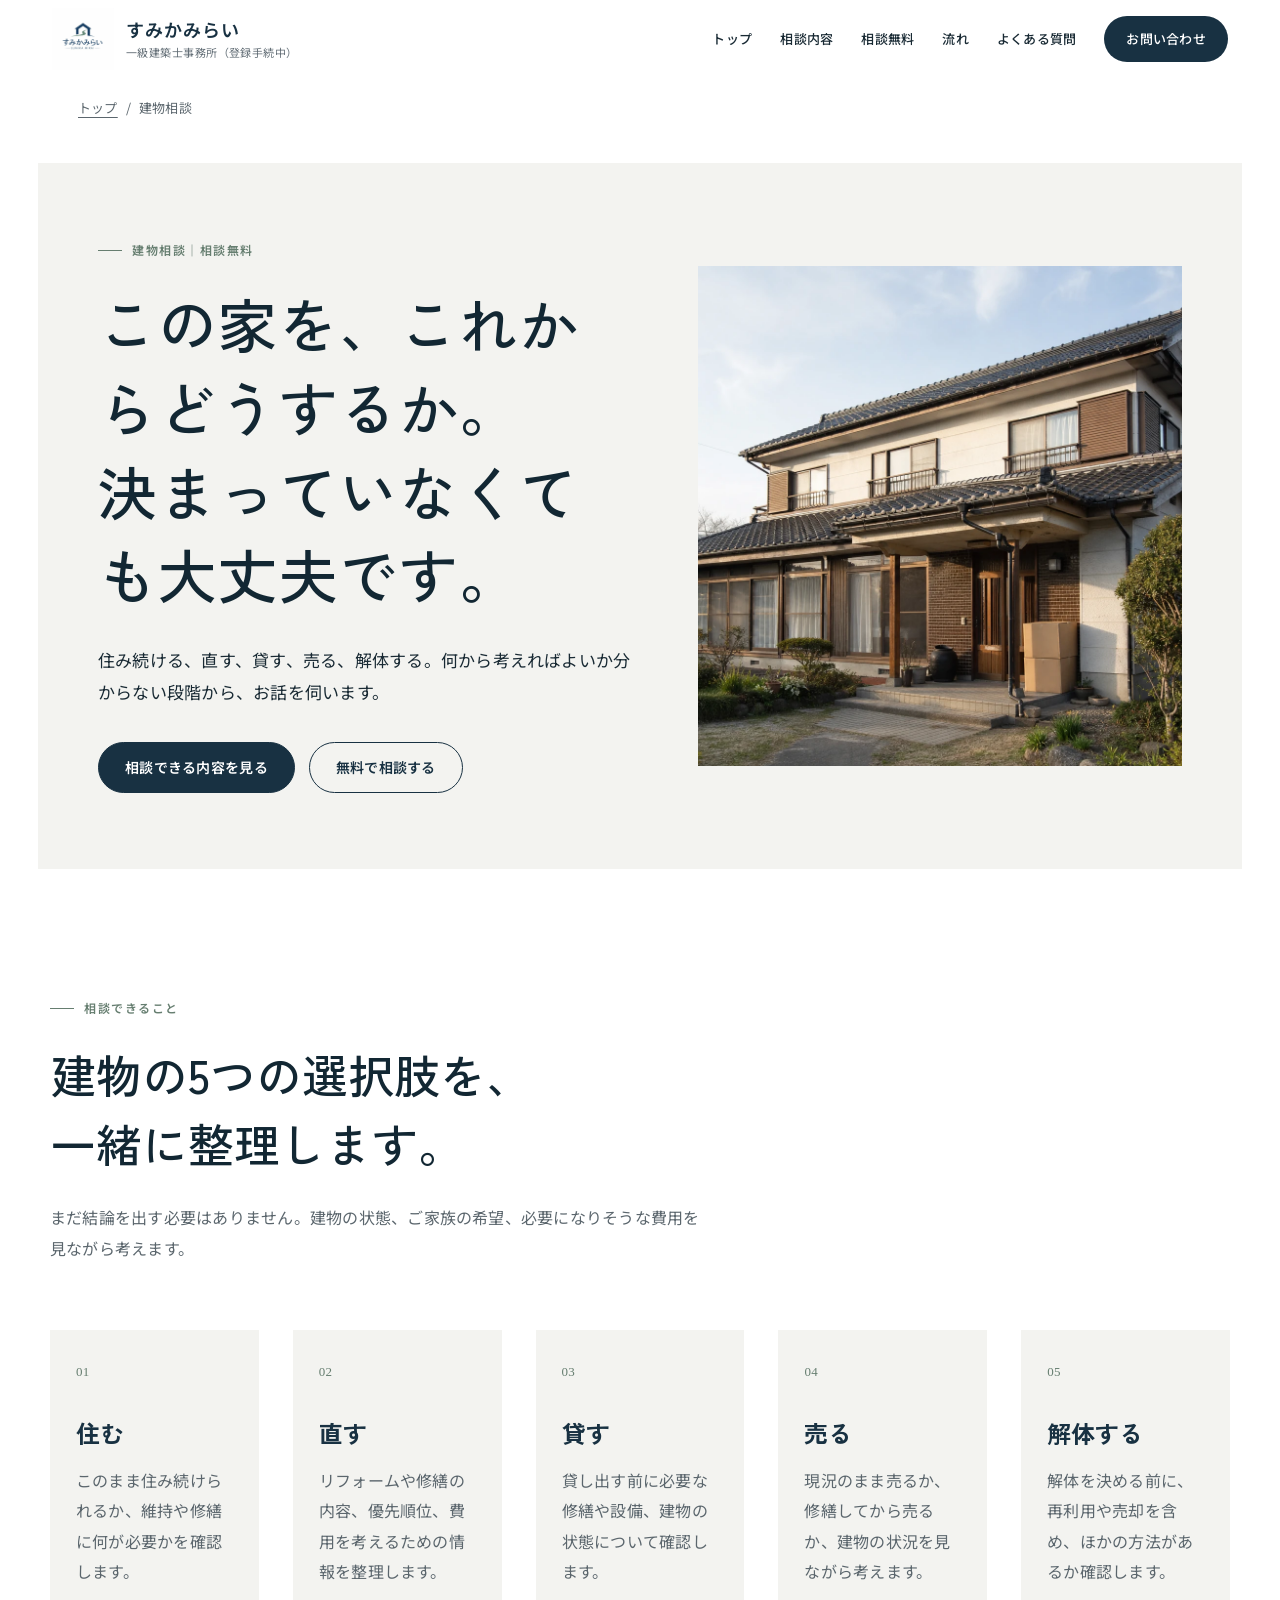
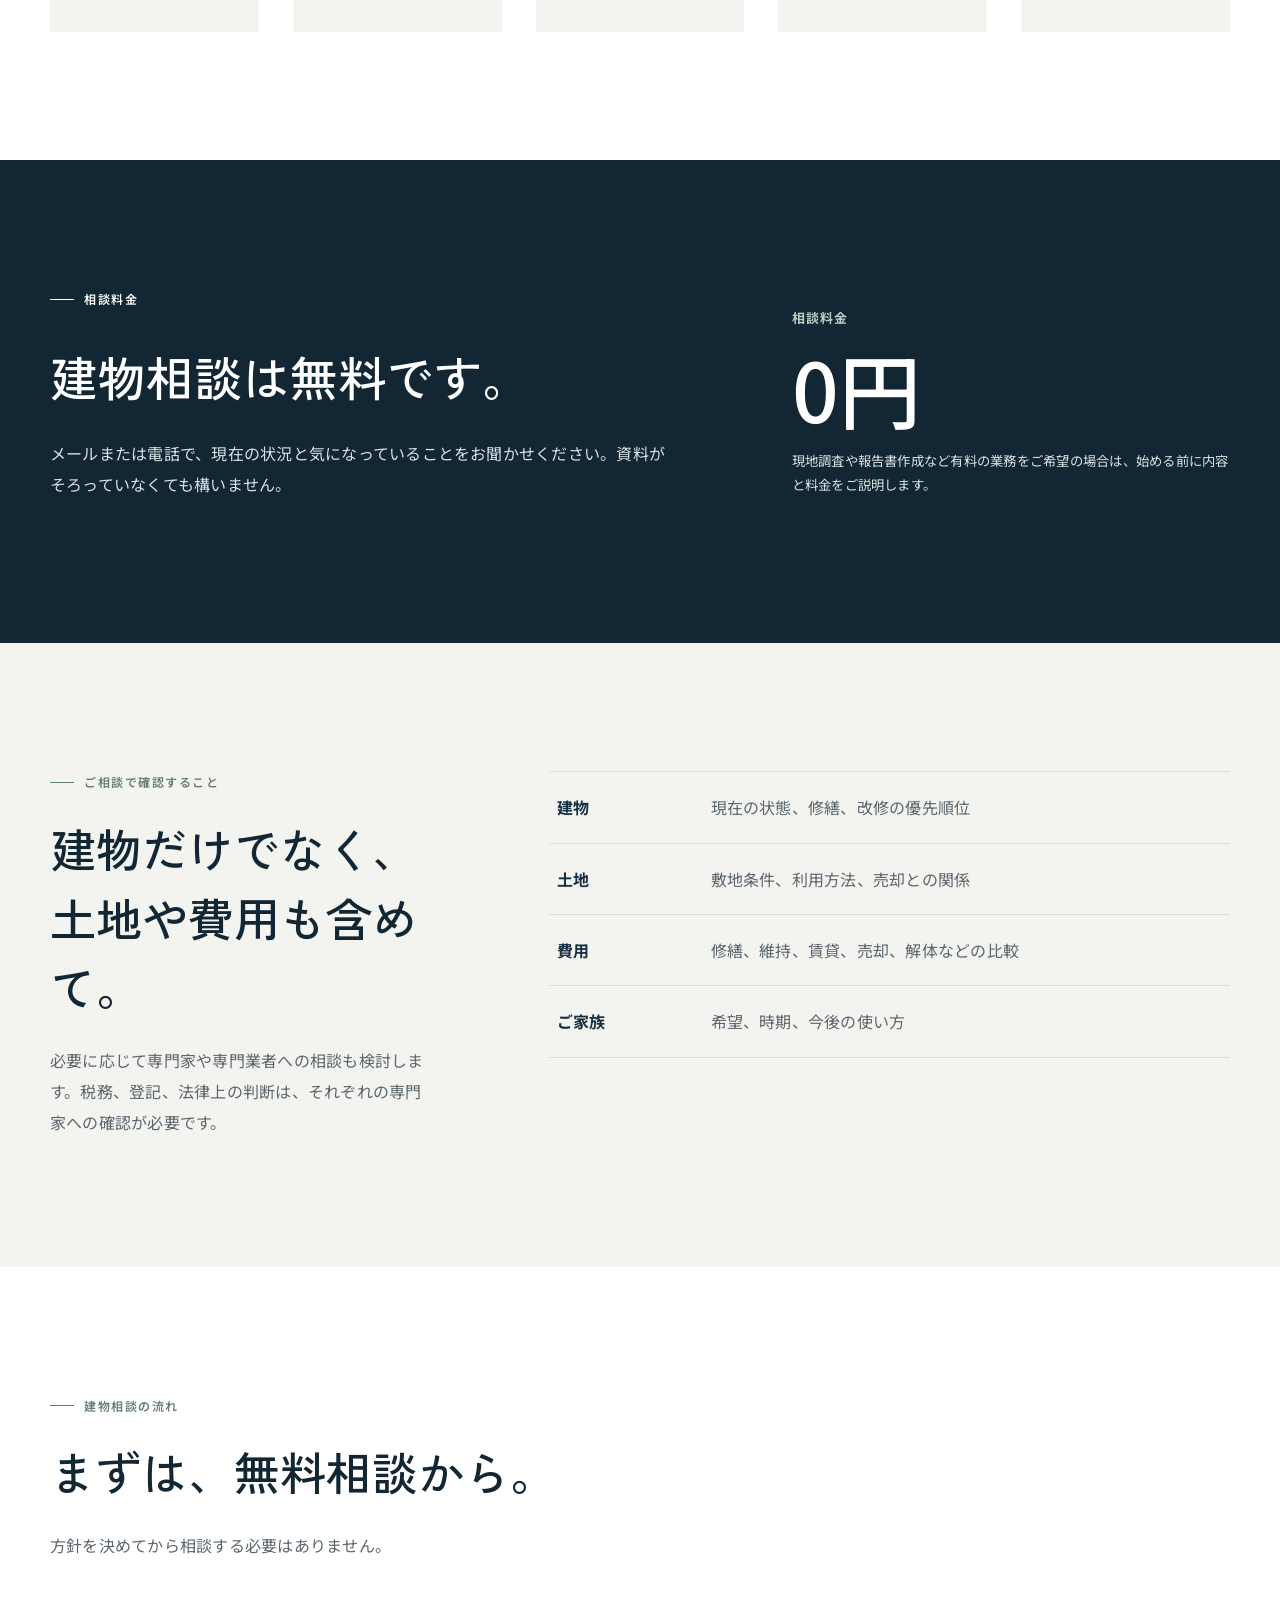
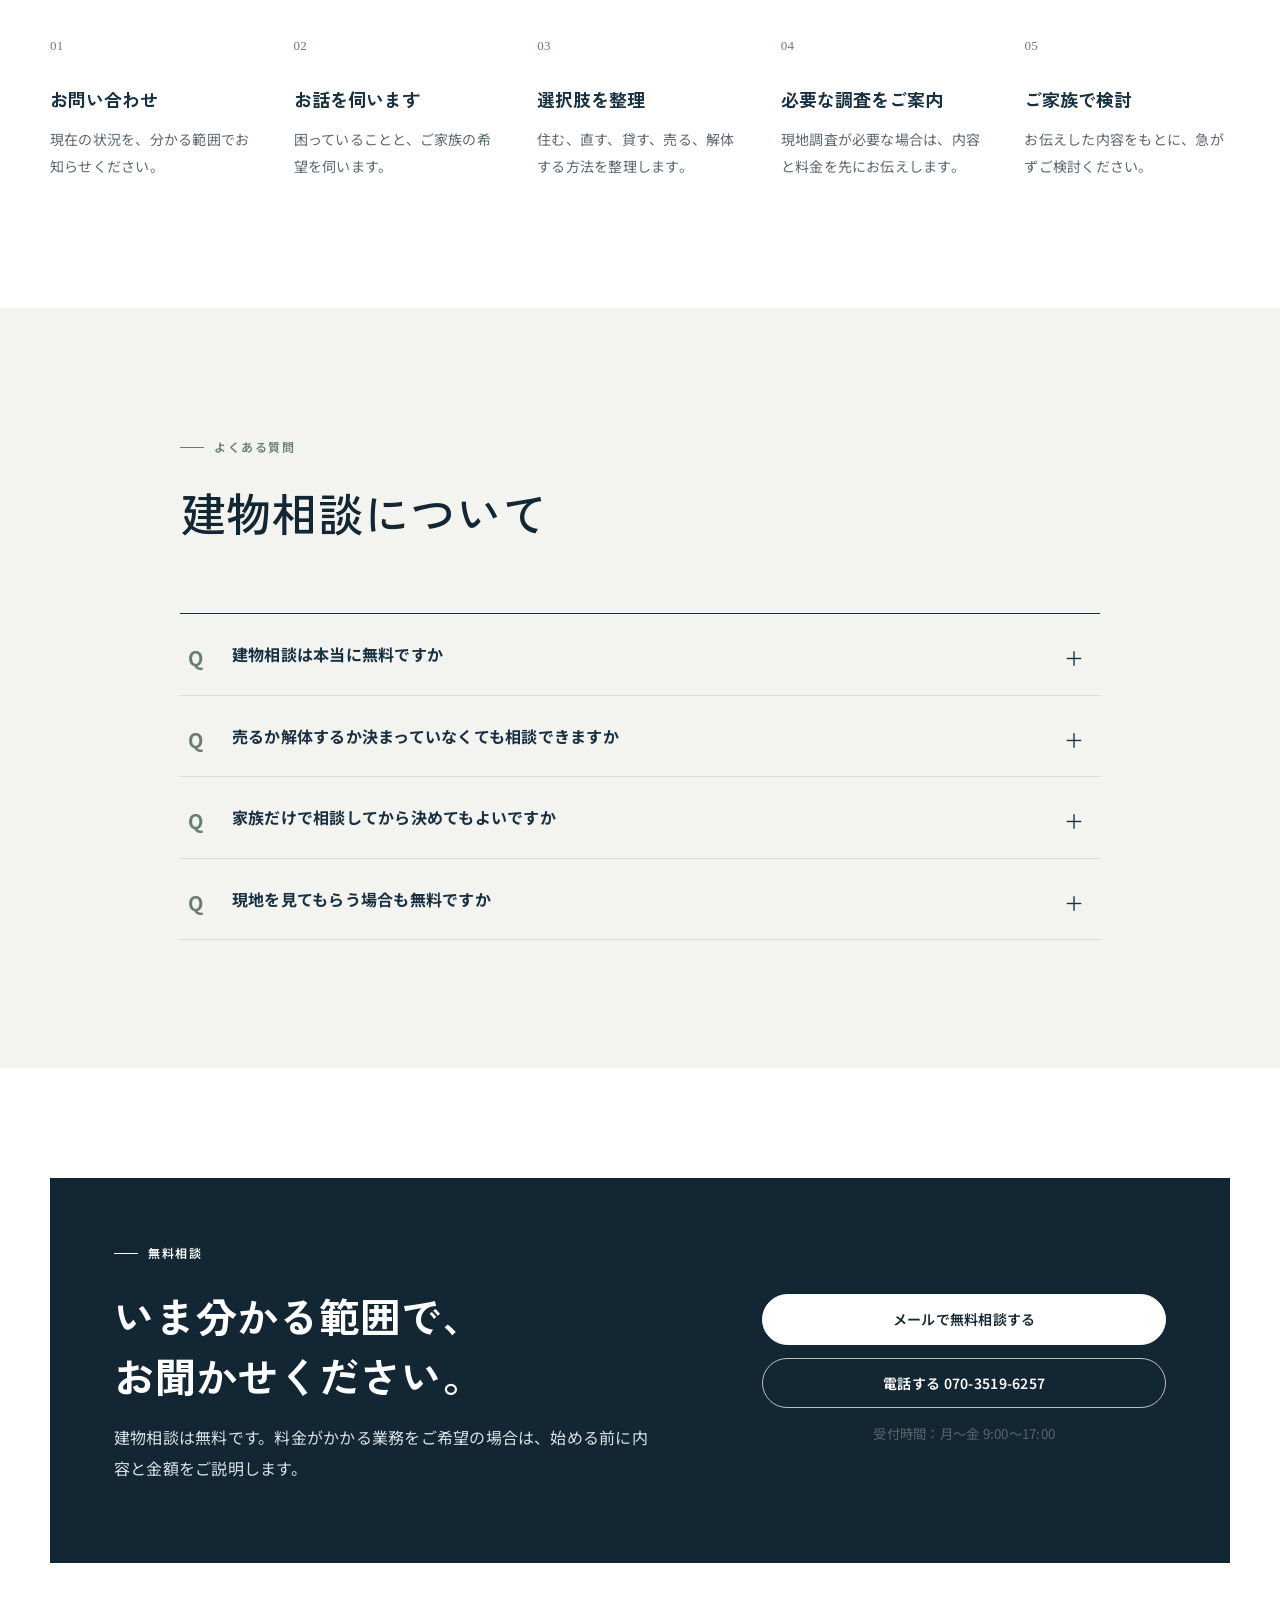
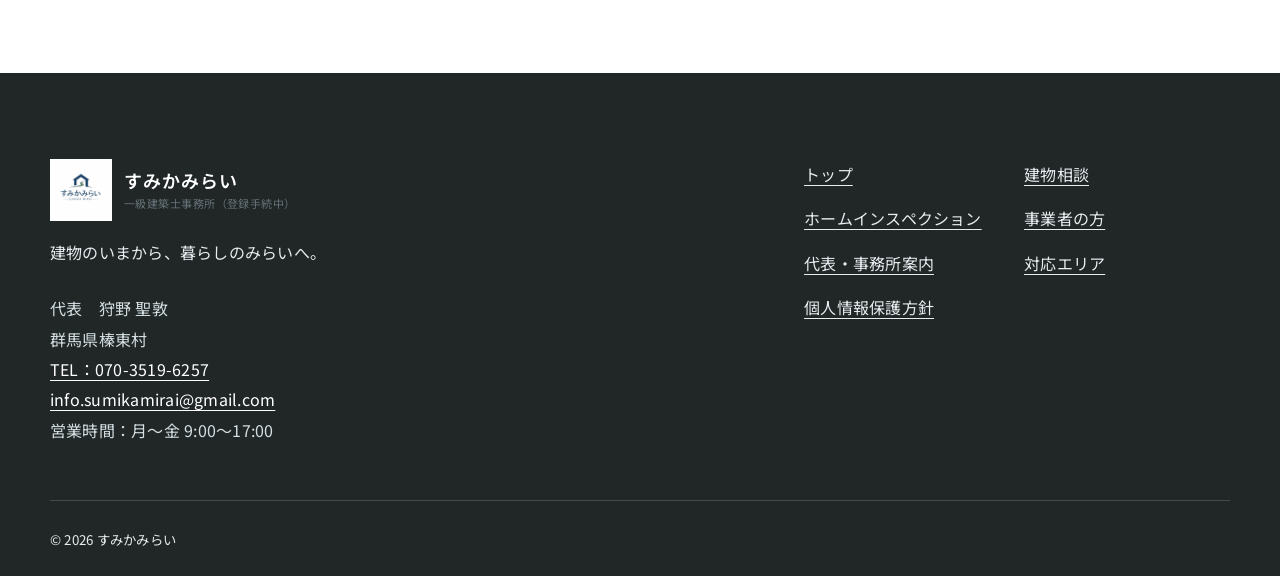
<file: individual.html>
<!doctype html>
<html lang="ja">
<head>
  <meta charset="utf-8">
  <meta name="viewport" content="width=device-width, initial-scale=1">
  <title>群馬県の建物相談｜空き家・相続住宅・売却・解体｜すみかみらい</title>
  <meta name="description" content="群馬県の無料建物相談。住み続ける、直す、貸す、売る、解体するなど、建物のこれからが決まっていない段階からご相談いただけます。">
  <link rel="canonical" href="https://infosumikamirai-bot.github.io/co.jp/individual.html">
  <meta property="og:type" content="website"><meta property="og:title" content="群馬県の無料建物相談｜すみかみらい"><meta property="og:description" content="住む、直す、貸す、売る、解体する。建物のこれからを、決まっていない段階から一緒に整理します。"><meta property="og:url" content="https://infosumikamirai-bot.github.io/co.jp/individual.html"><meta property="og:locale" content="ja_JP">
  <link rel="icon" href="assets/images/logo-sumikamirai.png" type="image/png">
  <link rel="preconnect" href="https://fonts.googleapis.com"><link rel="preconnect" href="https://fonts.gstatic.com" crossorigin><link href="https://fonts.googleapis.com/css2?family=Noto+Sans+JP:wght@400;500;600;700&amp;family=Zen+Kaku+Gothic+New:wght@500;600;700&amp;display=swap" rel="stylesheet">
  <link rel="stylesheet" href="assets/css/style.css?v=17"><script src="assets/js/main.js" defer></script>
  <script type="application/ld+json">{"@context":"https://schema.org","@type":"Service","name":"建物相談","provider":{"@type":"ProfessionalService","name":"すみかみらい 一級建築士事務所","url":"https://infosumikamirai-bot.github.io/co.jp/"},"areaServed":"群馬県","description":"住む、直す、貸す、売る、解体するなど、建物のこれからについて選択肢を整理する無料相談です。","offers":{"@type":"Offer","price":"0","priceCurrency":"JPY"}}</script>
  <script type="application/ld+json">{"@context":"https://schema.org","@type":"FAQPage","mainEntity":[{"@type":"Question","name":"建物相談は本当に無料ですか","acceptedAnswer":{"@type":"Answer","text":"はい。メール・電話での建物相談は無料です。現地調査や資料作成など費用がかかる内容をご希望の場合は、実施前に内容と料金をお伝えします。"}},{"@type":"Question","name":"売るか解体するか決まっていなくても相談できますか","acceptedAnswer":{"@type":"Answer","text":"はい。方針が決まっていない段階からご相談いただけます。住む、直す、貸す、売る、解体する選択肢を一緒に整理します。"}},{"@type":"Question","name":"家族だけで相談してから決めてもよいですか","acceptedAnswer":{"@type":"Answer","text":"はい。建物の状況と選択肢を整理し、ご家族で相談するための材料としてお伝えします。"}}]}</script>
</head>
<body>
  <a class="skip-link" href="#main">本文へ移動</a>
  <header class="site-header" id="top"><div class="header-inner"><a class="brand" href="index.html" aria-label="すみかみらい トップページへ"><img class="brand-logo" src="assets/images/logo-sumikamirai.png" width="1024" height="1024" alt="すみかみらい SUMIKA MIRAI"><span class="brand-office"><strong>すみかみらい</strong><small>一級建築士事務所（登録手続中）</small></span></a><button class="menu-button" type="button" aria-expanded="false" aria-controls="global-nav"><span>メニュー</span><i aria-hidden="true"></i></button><nav id="global-nav" class="global-nav" aria-label="メインメニュー"><a href="index.html">トップ</a><a href="#consultation-options">相談内容</a><a href="#consultation-fee">相談無料</a><a href="#consultation-flow">流れ</a><a href="#consultation-faq">よくある質問</a><a class="nav-contact" href="#individual-contact">お問い合わせ</a></nav></div></header>
  <main id="main">
    <nav class="breadcrumb" aria-label="パンくずリスト"><ol><li><a href="index.html">トップ</a></li><li aria-current="page">建物相談</li></ol></nav>
    <section class="page-intro" aria-labelledby="page-title"><div class="page-intro-inner"><div><p class="eyebrow">建物相談｜相談無料</p><h1 id="page-title">この家を、これからどうするか。<br>決まっていなくても大丈夫です。</h1><p>住み続ける、直す、貸す、売る、解体する。何から考えればよいか分からない段階から、お話を伺います。</p><div class="button-row"><a class="button primary" href="#consultation-options">相談できる内容を見る</a><a class="button secondary" href="#individual-contact">無料で相談する</a></div></div><figure><img src="assets/images/home-present-choice-v2.webp" width="1536" height="1024" fetchpriority="high" alt="これからの使い方を考える、手入れされた既存の戸建住宅"></figure></div></section>

    <section class="section" id="consultation-options" aria-labelledby="consultation-options-title"><div class="section-inner"><div class="section-heading wide"><p class="eyebrow">相談できること</p><h2 id="consultation-options-title">建物の5つの選択肢を、<br>一緒に整理します。</h2><p>まだ結論を出す必要はありません。建物の状態、ご家族の希望、必要になりそうな費用を見ながら考えます。</p></div><div class="situation-grid consultation-option-grid">
      <article><span>01</span><h3>住む</h3><p>このまま住み続けられるか、維持や修繕に何が必要かを確認します。</p></article>
      <article><span>02</span><h3>直す</h3><p>リフォームや修繕の内容、優先順位、費用を考えるための情報を整理します。</p></article>
      <article><span>03</span><h3>貸す</h3><p>貸し出す前に必要な修繕や設備、建物の状態について確認します。</p></article>
      <article><span>04</span><h3>売る</h3><p>現況のまま売るか、修繕してから売るか、建物の状況を見ながら考えます。</p></article>
      <article><span>05</span><h3>解体する</h3><p>解体を決める前に、再利用や売却を含め、ほかの方法があるか確認します。</p></article>
    </div></div></section>

    <section class="section consultation-fee" id="consultation-fee" aria-labelledby="consultation-fee-title"><div class="section-inner consultation-fee-inner"><div><p class="eyebrow">相談料金</p><h2 id="consultation-fee-title">建物相談は無料です。</h2><p>メールまたは電話で、現在の状況と気になっていることをお聞かせください。資料がそろっていなくても構いません。</p></div><div class="consultation-fee-amount"><span>相談料金</span><strong>0円</strong><small>現地調査や報告書作成など有料の業務をご希望の場合は、始める前に内容と料金をご説明します。</small></div></div></section>

    <section class="section paper-section" aria-labelledby="organize-title"><div class="section-inner split"><div class="section-heading"><p class="eyebrow">ご相談で確認すること</p><h2 id="organize-title">建物だけでなく、<br>土地や費用も含めて。</h2><p>必要に応じて専門家や専門業者への相談も検討します。税務、登記、法律上の判断は、それぞれの専門家への確認が必要です。</p></div><ul class="check-panel"><li><strong>建物</strong><span>現在の状態、修繕、改修の優先順位</span></li><li><strong>土地</strong><span>敷地条件、利用方法、売却との関係</span></li><li><strong>費用</strong><span>修繕、維持、賃貸、売却、解体などの比較</span></li><li><strong>ご家族</strong><span>希望、時期、今後の使い方</span></li></ul></div></section>

    <section class="section flow" id="consultation-flow" aria-labelledby="consultation-flow-title"><div class="section-inner"><div class="section-heading wide"><p class="eyebrow">建物相談の流れ</p><h2 id="consultation-flow-title">まずは、無料相談から。</h2><p>方針を決めてから相談する必要はありません。</p></div><ol class="flow-list"><li><b>01</b><div><h3>お問い合わせ</h3><p>現在の状況を、分かる範囲でお知らせください。</p></div></li><li><b>02</b><div><h3>お話を伺います</h3><p>困っていることと、ご家族の希望を伺います。</p></div></li><li><b>03</b><div><h3>選択肢を整理</h3><p>住む、直す、貸す、売る、解体する方法を整理します。</p></div></li><li><b>04</b><div><h3>必要な調査をご案内</h3><p>現地調査が必要な場合は、内容と料金を先にお伝えします。</p></div></li><li><b>05</b><div><h3>ご家族で検討</h3><p>お伝えした内容をもとに、急がずご検討ください。</p></div></li></ol></div></section>

    <section class="section faq" id="consultation-faq" aria-labelledby="consultation-faq-title"><div class="section-inner narrow"><div class="section-heading wide"><p class="eyebrow">よくある質問</p><h2 id="consultation-faq-title">建物相談について</h2></div><div class="faq-list">
      <details><summary>建物相談は本当に無料ですか</summary><p>はい。メール・電話での建物相談は無料です。現地調査や資料作成など費用がかかる内容をご希望の場合は、実施前に内容と料金をお伝えします。</p></details>
      <details><summary>売るか解体するか決まっていなくても相談できますか</summary><p>はい。方針が決まっていない段階からご相談いただけます。住む、直す、貸す、売る、解体する選択肢を一緒に整理します。</p></details>
      <details><summary>家族だけで相談してから決めてもよいですか</summary><p>はい。建物の状況と選択肢を整理し、ご家族で相談するための材料としてお伝えします。</p></details>
      <details><summary>現地を見てもらう場合も無料ですか</summary><p>現地調査や報告書作成は有料になる場合があります。その場合は、実施前に調査内容と料金をご説明します。</p></details>
    </div></div></section>

    <section class="inspection-contact" id="individual-contact" aria-labelledby="individual-contact-title"><div class="section-inner inspection-contact-inner"><div><p class="eyebrow">無料相談</p><h2 id="individual-contact-title">いま分かる範囲で、<br>お聞かせください。</h2><p>建物相談は無料です。料金がかかる業務をご希望の場合は、始める前に内容と金額をご説明します。</p></div><div class="inspection-contact-actions"><a class="button primary" href="mailto:info.sumikamirai@gmail.com?subject=無料の建物相談">メールで無料相談する</a><a class="button secondary" href="tel:07035196257">電話する 070-3519-6257</a><small>受付時間：月〜金 9:00〜17:00</small></div></div></section>
  </main>
  <footer class="site-footer"><div class="footer-inner"><div><a class="brand footer-brand" href="index.html"><img class="brand-logo" src="assets/images/logo-sumikamirai.png" width="1024" height="1024" alt="すみかみらい SUMIKA MIRAI"><span class="brand-office"><strong>すみかみらい</strong><small>一級建築士事務所（登録手続中）</small></span></a><p>建物のいまから、暮らしのみらいへ。</p><address class="footer-contact">代表　狩野 聖敦<br>群馬県榛東村<br><a href="tel:07035196257">TEL：070-3519-6257</a><br><a href="mailto:info.sumikamirai@gmail.com">info.sumikamirai@gmail.com</a><br>営業時間：月〜金 9:00〜17:00</address></div><nav aria-label="フッターメニュー"><a href="index.html">トップ</a><a href="individual.html">建物相談</a><a href="home-inspection.html">ホームインスペクション</a><a href="business.html">事業者の方</a><a href="office.html">代表・事務所案内</a><a href="area.html">対応エリア</a><a href="privacy.html">個人情報保護方針</a></nav></div><div class="copyright"><small>© <span id="current-year"></span> すみかみらい</small></div></footer>
  <a class="mobile-contact" href="#individual-contact">無料で建物相談をする</a>
</body>
</html>
</file>
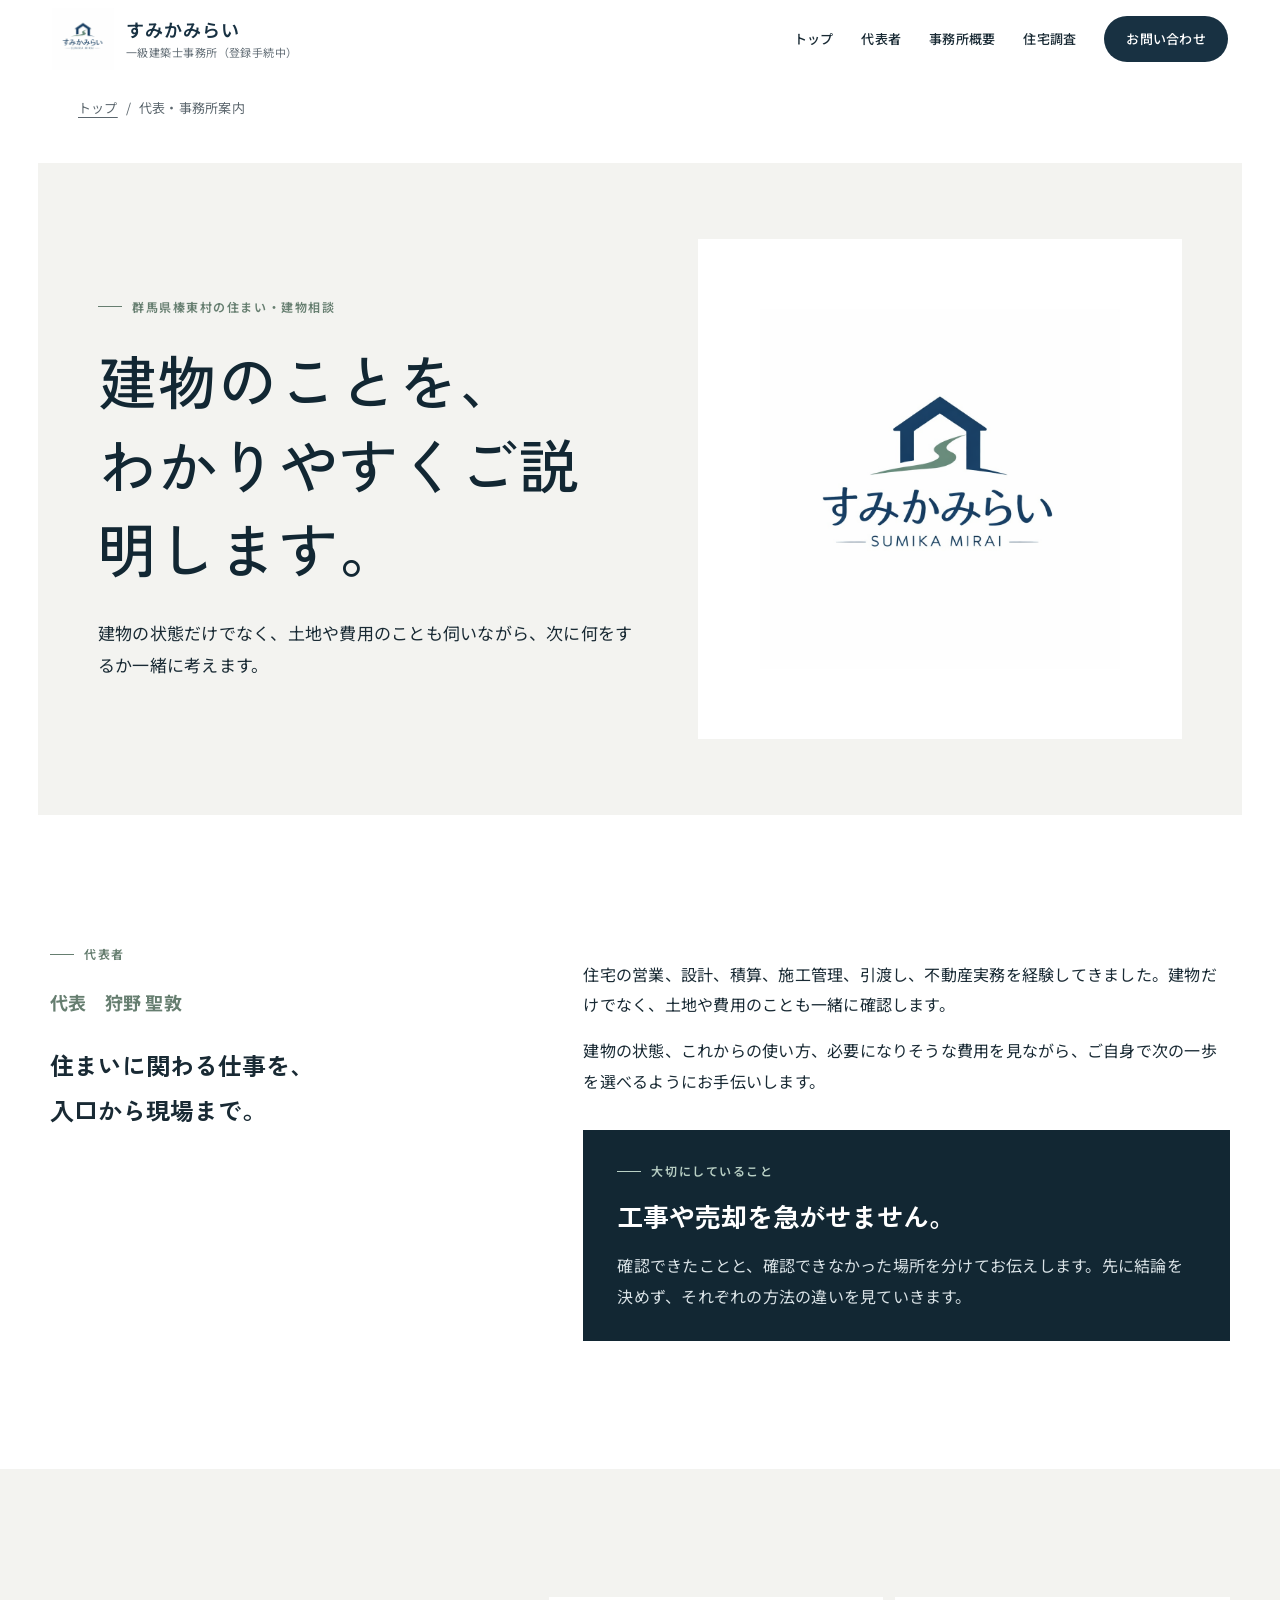
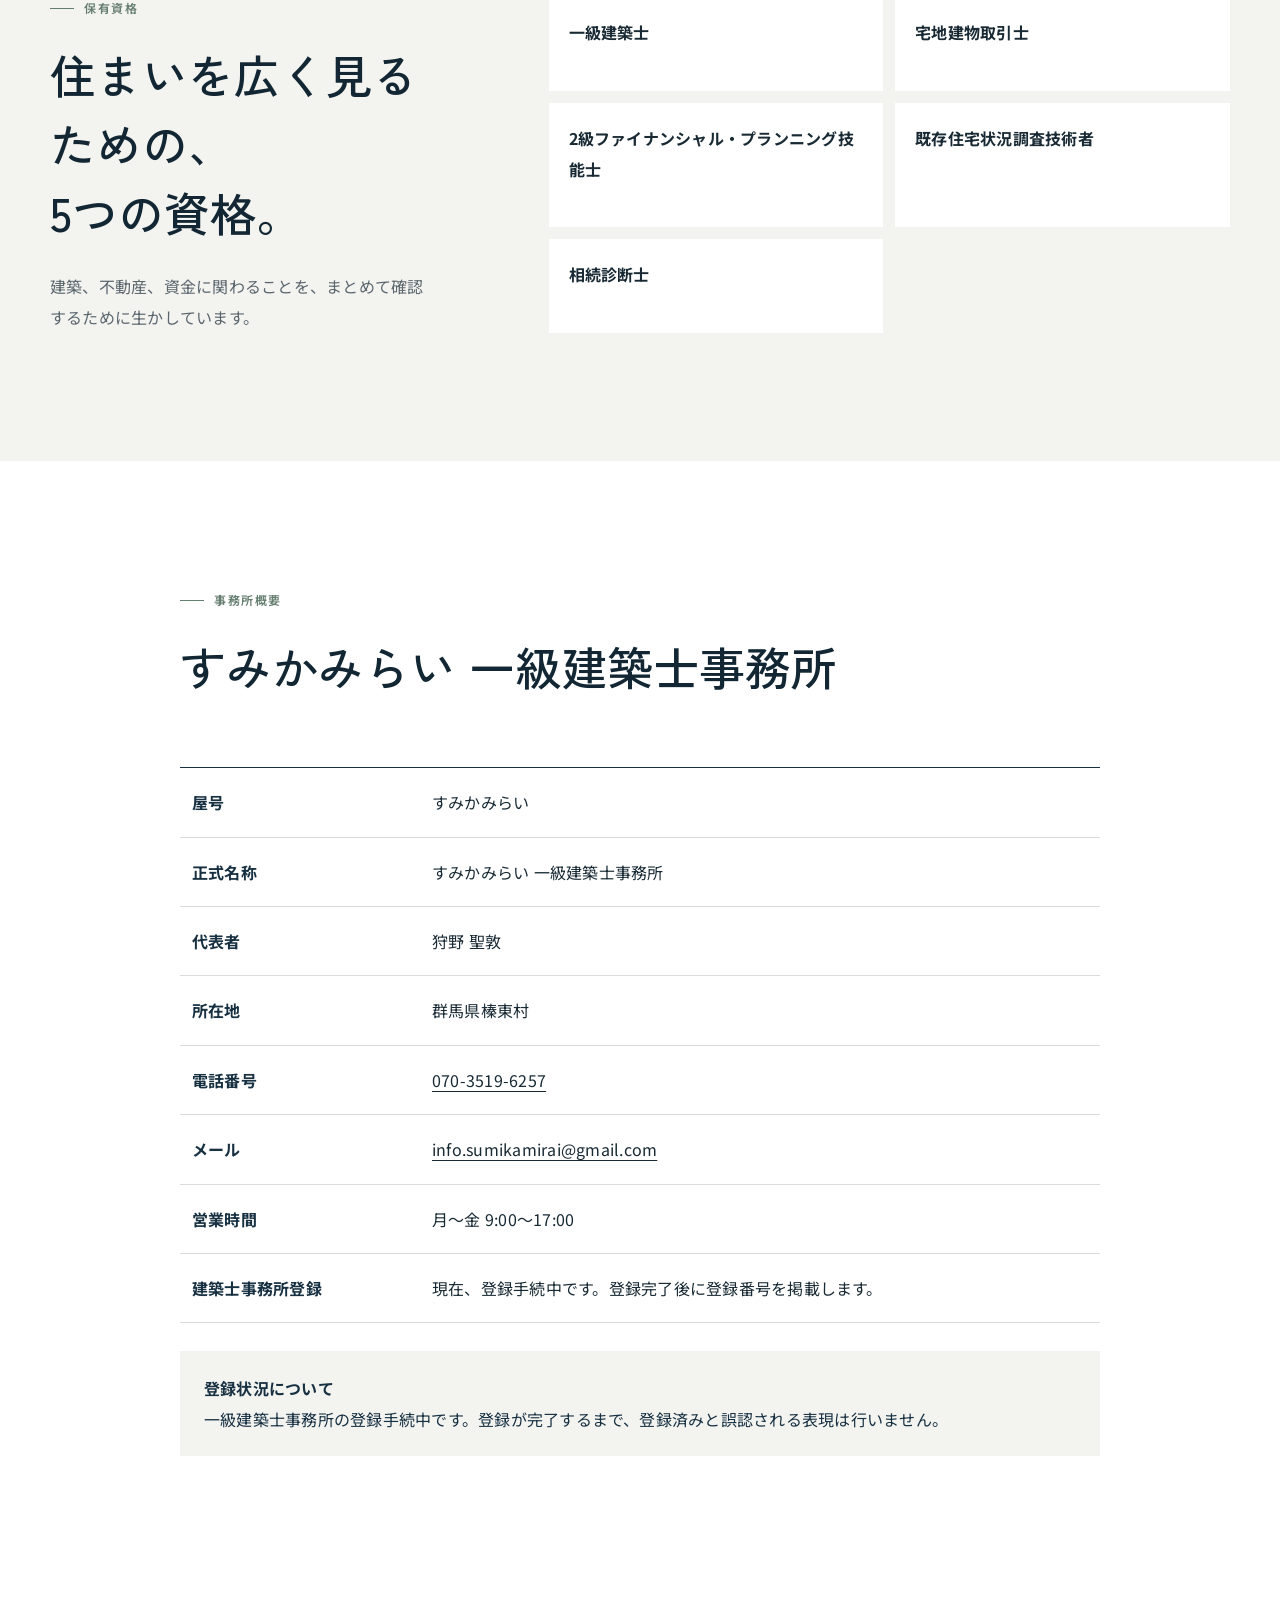
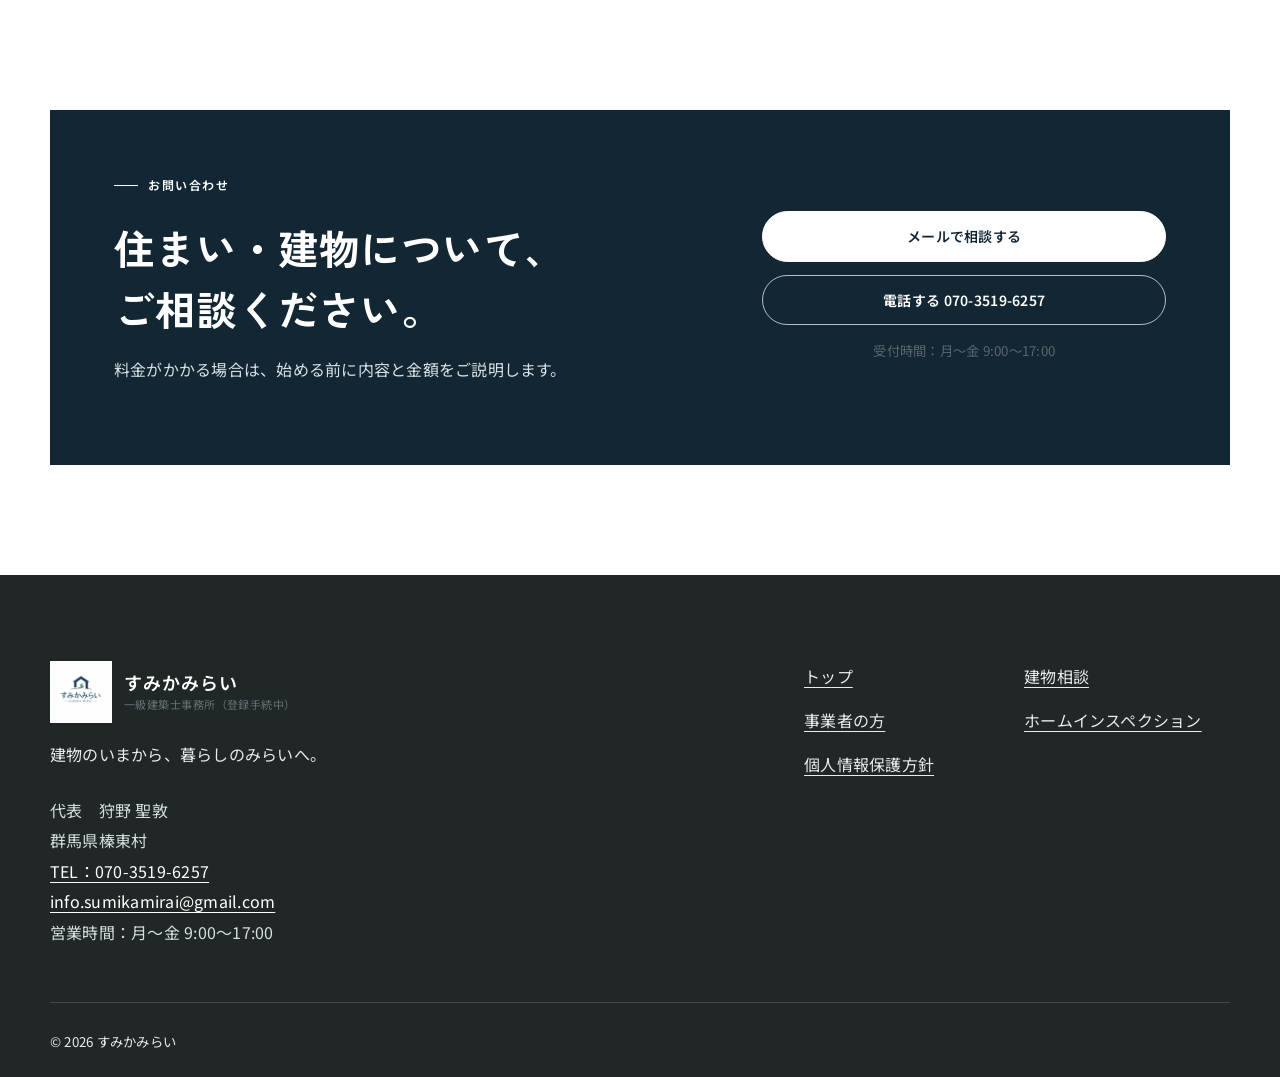
<file: office.html>
<!doctype html>
<html lang="ja">
<head>
  <meta charset="utf-8"><meta name="viewport" content="width=device-width, initial-scale=1">
  <title>群馬県榛東村の建築士・住宅相談｜すみかみらい</title>
  <meta name="description" content="群馬県榛東村のすみかみらい。代表者、保有資格、所在地、営業時間、一級建築士事務所の登録状況をご案内します。">
  <link rel="canonical" href="https://infosumikamirai-bot.github.io/co.jp/office.html">
  <meta property="og:type" content="website"><meta property="og:title" content="群馬県榛東村の建築士・住宅相談｜すみかみらい"><meta property="og:description" content="代表者、保有資格、所在地、営業時間、一級建築士事務所の登録状況をご案内します。"><meta property="og:url" content="https://infosumikamirai-bot.github.io/co.jp/office.html"><meta property="og:locale" content="ja_JP">
  <link rel="icon" href="assets/images/logo-sumikamirai.png" type="image/png"><link rel="preconnect" href="https://fonts.googleapis.com"><link rel="preconnect" href="https://fonts.gstatic.com" crossorigin><link href="https://fonts.googleapis.com/css2?family=Noto+Sans+JP:wght@400;500;600;700&amp;family=Zen+Kaku+Gothic+New:wght@500;600;700&amp;display=swap" rel="stylesheet"><link rel="stylesheet" href="assets/css/style.css?v=17"><script src="assets/js/main.js" defer></script>
</head>
<body>
  <a class="skip-link" href="#main">本文へ移動</a>
  <header class="site-header" id="top"><div class="header-inner"><a class="brand" href="index.html" aria-label="すみかみらい トップページへ"><img class="brand-logo" src="assets/images/logo-sumikamirai.png" width="1024" height="1024" alt="すみかみらい SUMIKA MIRAI"><span class="brand-office"><strong>すみかみらい</strong><small>一級建築士事務所（登録手続中）</small></span></a><button class="menu-button" type="button" aria-expanded="false" aria-controls="global-nav"><span>メニュー</span><i aria-hidden="true"></i></button><nav id="global-nav" class="global-nav" aria-label="メインメニュー"><a href="index.html">トップ</a><a href="#profile">代表者</a><a href="#office-data">事務所概要</a><a href="home-inspection.html">住宅調査</a><a class="nav-contact" href="#office-contact">お問い合わせ</a></nav></div></header>
  <main id="main">
    <nav class="breadcrumb" aria-label="パンくずリスト"><ol><li><a href="index.html">トップ</a></li><li aria-current="page">代表・事務所案内</li></ol></nav>
    <section class="page-intro page-intro--simple" aria-labelledby="page-title"><div class="page-intro-inner"><div><p class="eyebrow">群馬県榛東村の住まい・建物相談</p><h1 id="page-title">建物のことを、<br>わかりやすくご説明します。</h1><p>建物の状態だけでなく、土地や費用のことも伺いながら、次に何をするか一緒に考えます。</p></div><figure class="logo-panel"><img src="assets/images/logo-sumikamirai.png" width="1024" height="1024" alt="すみかみらい SUMIKA MIRAI"></figure></div></section>

    <section class="section" id="profile" aria-labelledby="profile-title"><div class="section-inner profile-no-photo"><div><p class="eyebrow">代表者</p><p class="profile-name">代表　狩野 聖敦</p><h2 id="profile-title">住まいに関わる仕事を、<br>入口から現場まで。</h2></div><div><p>住宅の営業、設計、積算、施工管理、引渡し、不動産実務を経験してきました。建物だけでなく、土地や費用のことも一緒に確認します。</p><p>建物の状態、これからの使い方、必要になりそうな費用を見ながら、ご自身で次の一歩を選べるようにお手伝いします。</p><aside class="independence-note" aria-labelledby="office-policy-title"><p class="eyebrow">大切にしていること</p><h3 id="office-policy-title">工事や売却を急がせません。</h3><p>確認できたことと、確認できなかった場所を分けてお伝えします。先に結論を決めず、それぞれの方法の違いを見ていきます。</p></aside></div></div></section>

    <section class="section paper-section" aria-labelledby="qualification-title"><div class="section-inner split"><div class="section-heading"><p class="eyebrow">保有資格</p><h2 id="qualification-title">住まいを広く見るための、<br>5つの資格。</h2><p>建築、不動産、資金に関わることを、まとめて確認するために生かしています。</p></div><ul class="qualification-list"><li>一級建築士</li><li>宅地建物取引士</li><li>2級ファイナンシャル・プランニング技能士</li><li>既存住宅状況調査技術者</li><li>相続診断士</li></ul></div></section>

    <section class="section" id="office-data" aria-labelledby="office-data-title"><div class="section-inner narrow"><div class="section-heading wide"><p class="eyebrow">事務所概要</p><h2 id="office-data-title">すみかみらい 一級建築士事務所</h2></div><dl class="office-data-list"><div><dt>屋号</dt><dd>すみかみらい</dd></div><div><dt>正式名称</dt><dd>すみかみらい 一級建築士事務所</dd></div><div><dt>代表者</dt><dd>狩野 聖敦</dd></div><div><dt>所在地</dt><dd>群馬県榛東村</dd></div><div><dt>電話番号</dt><dd><a href="tel:07035196257">070-3519-6257</a></dd></div><div><dt>メール</dt><dd><a href="mailto:info.sumikamirai@gmail.com">info.sumikamirai@gmail.com</a></dd></div><div><dt>営業時間</dt><dd>月〜金 9:00〜17:00</dd></div><div><dt>建築士事務所登録</dt><dd>現在、登録手続中です。登録完了後に登録番号を掲載します。</dd></div></dl><p class="registration-note"><strong>登録状況について</strong><br>一級建築士事務所の登録手続中です。登録が完了するまで、登録済みと誤認される表現は行いません。</p></div></section>

    <section class="inspection-contact" id="office-contact" aria-labelledby="office-contact-title"><div class="section-inner inspection-contact-inner"><div><p class="eyebrow">お問い合わせ</p><h2 id="office-contact-title">住まい・建物について、<br>ご相談ください。</h2><p>料金がかかる場合は、始める前に内容と金額をご説明します。</p></div><div class="inspection-contact-actions"><a class="button primary" href="mailto:info.sumikamirai@gmail.com?subject=住まい・建物の相談">メールで相談する</a><a class="button secondary" href="tel:07035196257">電話する 070-3519-6257</a><small>受付時間：月〜金 9:00〜17:00</small></div></div></section>
  </main>
  <footer class="site-footer"><div class="footer-inner"><div><a class="brand footer-brand" href="index.html"><img class="brand-logo" src="assets/images/logo-sumikamirai.png" width="1024" height="1024" alt="すみかみらい SUMIKA MIRAI"><span class="brand-office"><strong>すみかみらい</strong><small>一級建築士事務所（登録手続中）</small></span></a><p>建物のいまから、暮らしのみらいへ。</p><address class="footer-contact">代表　狩野 聖敦<br>群馬県榛東村<br><a href="tel:07035196257">TEL：070-3519-6257</a><br><a href="mailto:info.sumikamirai@gmail.com">info.sumikamirai@gmail.com</a><br>営業時間：月〜金 9:00〜17:00</address></div><nav aria-label="フッターメニュー"><a href="index.html">トップ</a><a href="individual.html">建物相談</a><a href="business.html">事業者の方</a><a href="home-inspection.html">ホームインスペクション</a><a href="privacy.html">個人情報保護方針</a></nav></div><div class="copyright"><small>© <span id="current-year"></span> すみかみらい</small></div></footer>
  <a class="mobile-contact" href="#office-contact">住まい・建物を相談する</a>
</body>
</html>
</file>
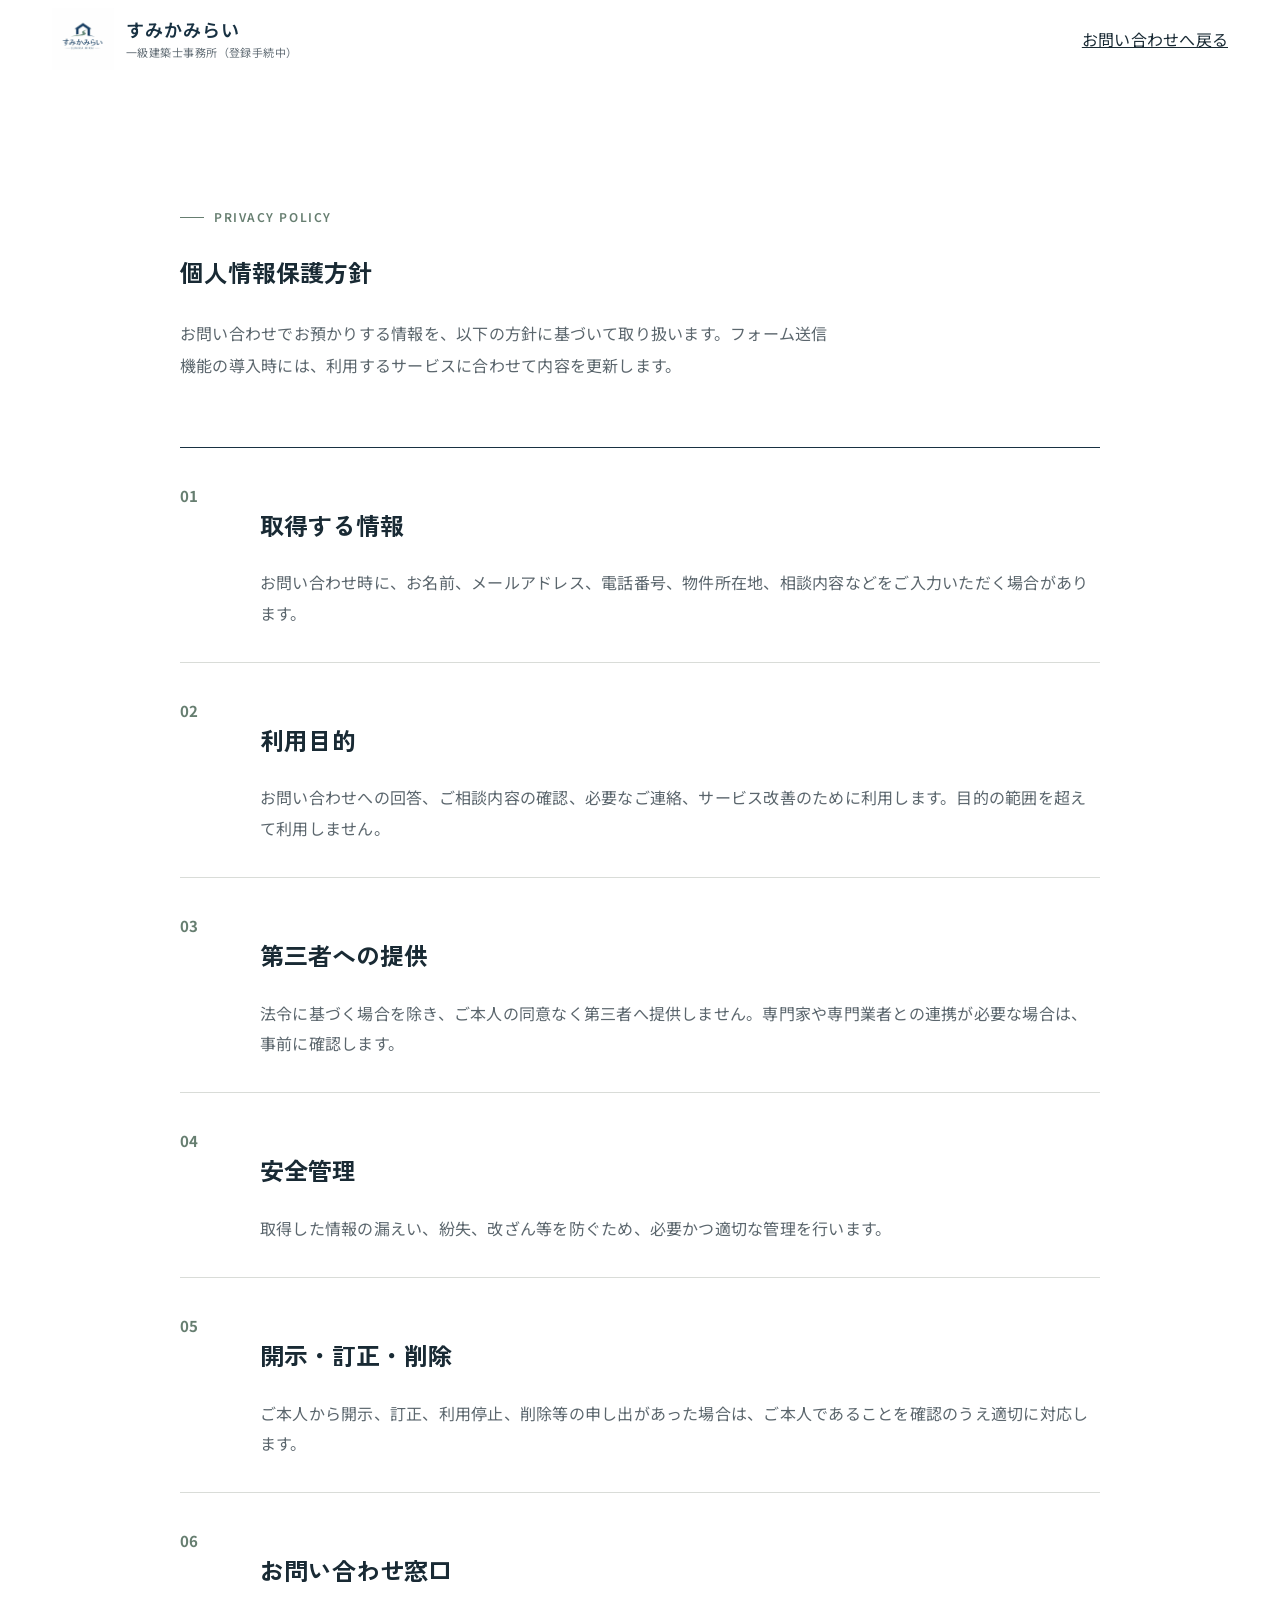
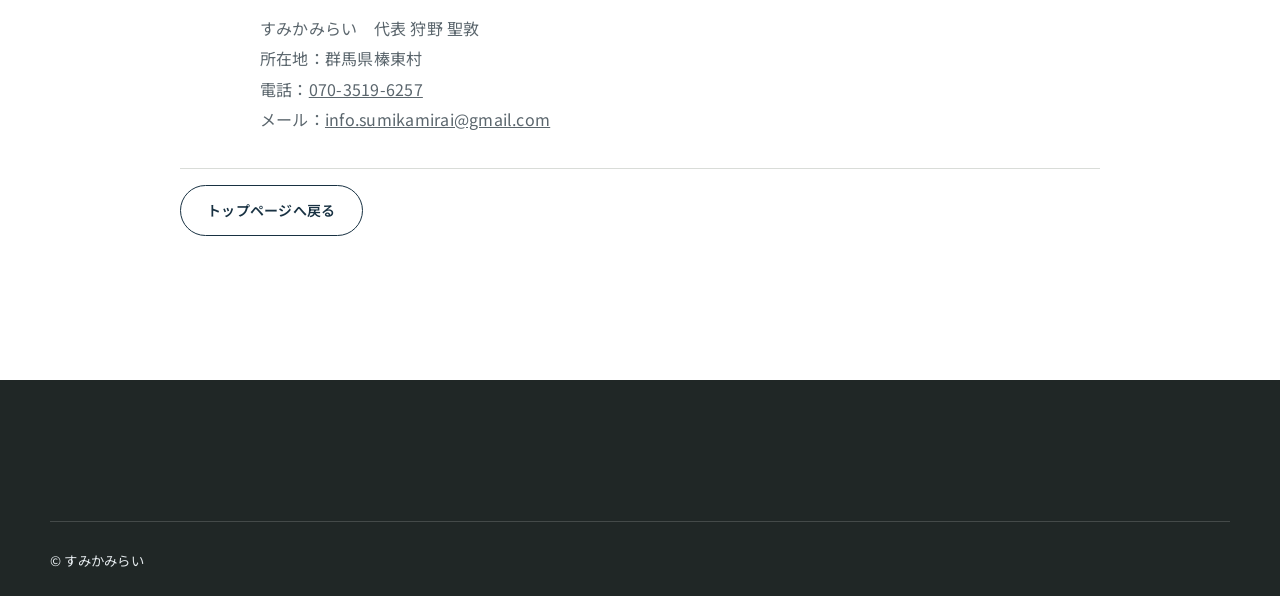
<file: privacy.html>
<!doctype html>
<html lang="ja">
<head><meta charset="utf-8"><meta name="viewport" content="width=device-width, initial-scale=1"><title>個人情報保護方針｜すみかみらい</title><meta name="description" content="すみかみらいの個人情報保護方針です。"><link rel="canonical" href="https://infosumikamirai-bot.github.io/co.jp/privacy.html"><link rel="icon" href="assets/images/logo-sumikamirai.png" type="image/png"><link rel="preconnect" href="https://fonts.googleapis.com"><link rel="preconnect" href="https://fonts.gstatic.com" crossorigin><link href="https://fonts.googleapis.com/css2?family=Noto+Sans+JP:wght@400;500;600;700&amp;family=Zen+Kaku+Gothic+New:wght@500;600;700&amp;display=swap" rel="stylesheet"><link rel="stylesheet" href="assets/css/style.css?v=17"></head>
<body><a class="skip-link" href="#main">本文へ移動</a><header class="site-header"><div class="header-inner"><a class="brand" href="index.html"><img class="brand-logo" src="assets/images/logo-sumikamirai.png" width="1024" height="1024" alt="すみかみらい SUMIKA MIRAI"><span class="brand-office"><strong>すみかみらい</strong><small>一級建築士事務所（登録手続中）</small></span></a><a href="individual.html#individual-contact">お問い合わせへ戻る</a></div></header><main id="main"><article class="section"><div class="section-inner narrow"><div class="section-heading wide"><p class="eyebrow">PRIVACY POLICY</p><h1>個人情報保護方針</h1><p>お問い合わせでお預かりする情報を、以下の方針に基づいて取り扱います。フォーム送信機能の導入時には、利用するサービスに合わせて内容を更新します。</p></div><div class="service-list"><article><b>01</b><div><h2>取得する情報</h2><p>お問い合わせ時に、お名前、メールアドレス、電話番号、物件所在地、相談内容などをご入力いただく場合があります。</p></div></article><article><b>02</b><div><h2>利用目的</h2><p>お問い合わせへの回答、ご相談内容の確認、必要なご連絡、サービス改善のために利用します。目的の範囲を超えて利用しません。</p></div></article><article><b>03</b><div><h2>第三者への提供</h2><p>法令に基づく場合を除き、ご本人の同意なく第三者へ提供しません。専門家や専門業者との連携が必要な場合は、事前に確認します。</p></div></article><article><b>04</b><div><h2>安全管理</h2><p>取得した情報の漏えい、紛失、改ざん等を防ぐため、必要かつ適切な管理を行います。</p></div></article><article><b>05</b><div><h2>開示・訂正・削除</h2><p>ご本人から開示、訂正、利用停止、削除等の申し出があった場合は、ご本人であることを確認のうえ適切に対応します。</p></div></article><article><b>06</b><div><h2>お問い合わせ窓口</h2><p>すみかみらい　代表 狩野 聖敦<br>所在地：群馬県榛東村<br>電話：<a href="tel:07035196257">070-3519-6257</a><br>メール：<a href="mailto:info.sumikamirai@gmail.com">info.sumikamirai@gmail.com</a></p></div></article></div><p><a class="button secondary" href="index.html">トップページへ戻る</a></p></div></article></main><footer class="site-footer"><div class="copyright"><small>© すみかみらい</small></div></footer></body>
</html>
</file>
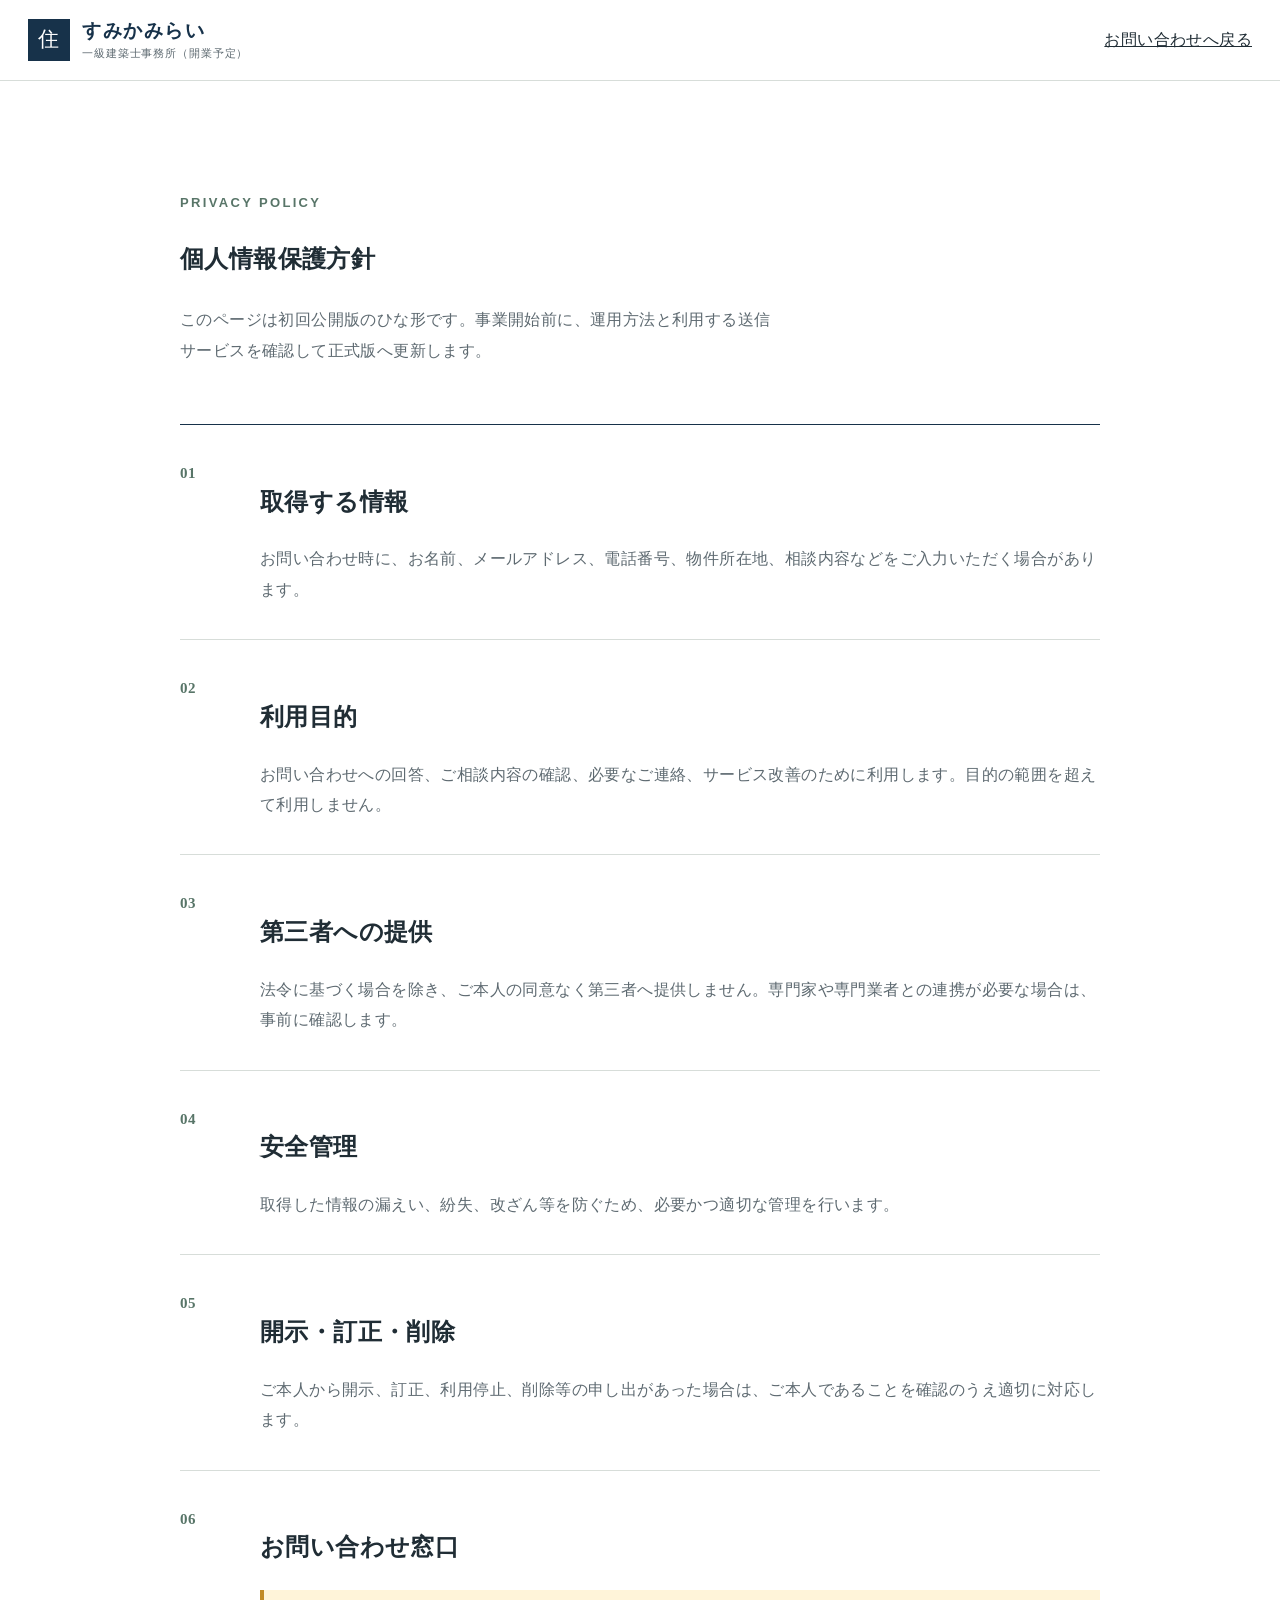
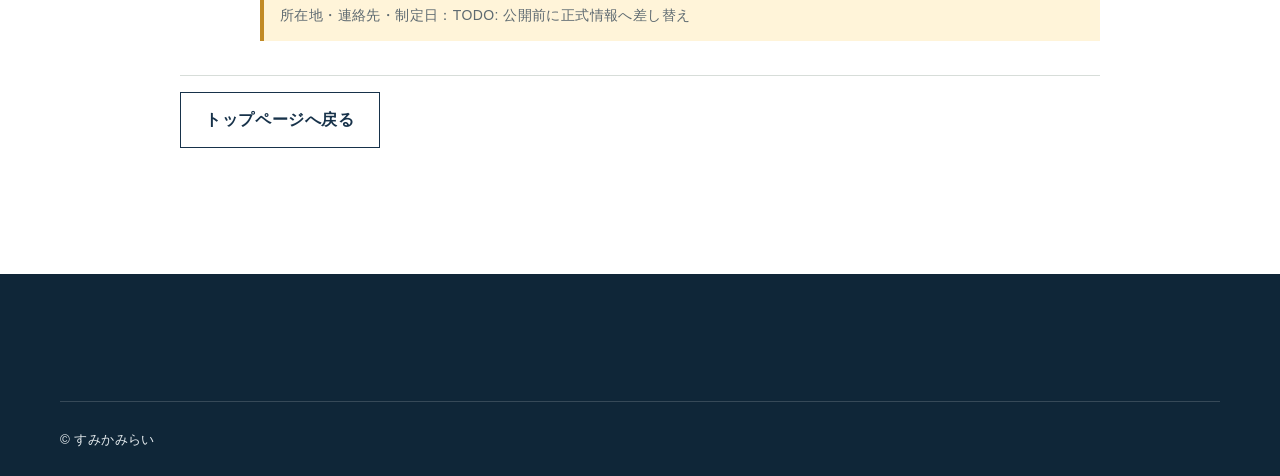
<file: files-mentioned-by-the-user-web/privacy.html>
<!doctype html>
<html lang="ja">
<head><meta charset="utf-8"><meta name="viewport" content="width=device-width, initial-scale=1"><title>個人情報保護方針｜すみかみらい</title><meta name="description" content="すみかみらいの個人情報保護方針です。"><link rel="icon" href="assets/images/logo-placeholder.svg" type="image/svg+xml"><link rel="stylesheet" href="assets/css/style.css"></head>
<body><a class="skip-link" href="#main">本文へ移動</a><header class="site-header"><div class="header-inner"><a class="brand" href="index.html"><span class="brand-mark" aria-hidden="true">住</span><span><strong>すみかみらい</strong><small>一級建築士事務所（開業予定）</small></span></a><a href="index.html#contact">お問い合わせへ戻る</a></div></header><main id="main"><article class="section"><div class="section-inner narrow"><div class="section-heading wide"><p class="eyebrow">PRIVACY POLICY</p><h1>個人情報保護方針</h1><p>このページは初回公開版のひな形です。事業開始前に、運用方法と利用する送信サービスを確認して正式版へ更新します。</p></div><div class="service-list"><article><b>01</b><div><h2>取得する情報</h2><p>お問い合わせ時に、お名前、メールアドレス、電話番号、物件所在地、相談内容などをご入力いただく場合があります。</p></div></article><article><b>02</b><div><h2>利用目的</h2><p>お問い合わせへの回答、ご相談内容の確認、必要なご連絡、サービス改善のために利用します。目的の範囲を超えて利用しません。</p></div></article><article><b>03</b><div><h2>第三者への提供</h2><p>法令に基づく場合を除き、ご本人の同意なく第三者へ提供しません。専門家や専門業者との連携が必要な場合は、事前に確認します。</p></div></article><article><b>04</b><div><h2>安全管理</h2><p>取得した情報の漏えい、紛失、改ざん等を防ぐため、必要かつ適切な管理を行います。</p></div></article><article><b>05</b><div><h2>開示・訂正・削除</h2><p>ご本人から開示、訂正、利用停止、削除等の申し出があった場合は、ご本人であることを確認のうえ適切に対応します。</p></div></article><article><b>06</b><div><h2>お問い合わせ窓口</h2><p class="todo-note">所在地・連絡先・制定日：TODO: 公開前に正式情報へ差し替え</p></div></article></div><p><a class="button secondary" href="index.html">トップページへ戻る</a></p></div></article></main><footer class="site-footer"><div class="copyright"><small>© すみかみらい</small></div></footer></body>
</html>
</file>
<file: assets/css/style.css>
:root{--navy:#17324a;--navy-deep:#0f2638;--green:#587568;--green-pale:#e8eee9;--paper:#f3eee5;--white:#fffdfa;--ink:#202d35;--muted:#536067;--line:#d8d1c7;--error:#a33434;--max:1160px;--shadow:0 12px 32px rgba(23,50,74,.10)}
*,*::before,*::after{box-sizing:border-box}html{scroll-behavior:smooth;scroll-padding-top:88px}body{margin:0;color:var(--ink);background:var(--white);font-family:-apple-system,BlinkMacSystemFont,"Hiragino Kaku Gothic ProN","Yu Gothic",Meiryo,sans-serif;font-size:16px;line-height:1.9;letter-spacing:.025em}body.menu-open{overflow:hidden}a{color:inherit}button,input,select,textarea{font:inherit}button{cursor:pointer}img{max-width:100%;height:auto}.skip-link{position:fixed;z-index:1000;top:8px;left:8px;padding:.6rem 1rem;transform:translateY(-150%);background:var(--navy);color:#fff}.skip-link:focus{transform:none}:focus-visible{outline:3px solid #d08a27;outline-offset:3px}.site-header{position:sticky;z-index:100;top:0;background:rgba(255,255,255,.97);border-bottom:1px solid var(--line)}.header-inner{max-width:1320px;margin:auto;min-height:80px;padding:0 28px;display:flex;align-items:center;justify-content:space-between;gap:24px}.brand{display:flex;align-items:center;gap:12px;text-decoration:none;line-height:1.2}.brand-mark{display:grid;place-items:center;width:42px;height:42px;background:var(--navy);color:#fff;font-family:serif;font-size:21px}.brand strong{display:block;color:var(--navy);font-size:19px;letter-spacing:.08em}.brand small{display:block;margin-top:5px;color:var(--muted);font-size:11px;letter-spacing:.08em}.global-nav{display:flex;align-items:center;gap:26px}.global-nav a{text-decoration:none;font-size:14px;font-weight:600}.global-nav a:not(.nav-contact):hover{text-decoration:underline;text-underline-offset:6px}.nav-contact{padding:10px 18px;background:var(--navy);color:#fff}.menu-button{display:none;border:0;background:transparent;color:var(--navy);font-weight:700}.menu-button i,.menu-button i::before,.menu-button i::after{display:block;width:24px;height:2px;background:currentColor;content:"";transition:.2s}.menu-button i{position:relative;margin:7px auto 0}.menu-button i::before{position:absolute;top:-7px}.menu-button i::after{position:absolute;top:7px}.hero{background:var(--paper);border-bottom:1px solid var(--line)}.hero-inner{max-width:1320px;min-height:660px;margin:auto;padding:88px 7vw;display:grid;grid-template-columns:minmax(0,1.15fr) minmax(350px,.85fr);align-items:center;gap:7vw}.eyebrow{margin:0 0 18px;color:var(--green);font-size:13px;font-weight:800;letter-spacing:.18em}.hero h1{margin:0;color:var(--navy-deep);font-family:"Yu Mincho","Hiragino Mincho ProN",serif;font-size:clamp(40px,5vw,68px);font-weight:600;line-height:1.45;letter-spacing:.07em}.hero-lead{margin:28px 0 0;font-size:18px;line-height:2}.button-row{display:flex;gap:14px;margin:34px 0 0}.button{min-height:52px;padding:12px 24px;border:1px solid var(--navy);display:inline-flex;align-items:center;justify-content:center;text-decoration:none;font-weight:700;letter-spacing:.04em;transition:.2s}.button.primary{background:var(--navy);color:#fff}.button.primary:hover{background:var(--green);border-color:var(--green)}.button.secondary{background:transparent;color:var(--navy)}.button.secondary:hover{background:var(--green-pale)}.hero-note{max-width:640px;margin:28px 0 0;color:var(--muted);font-size:14px}.hero-visual{position:relative;min-height:410px;padding:48px;background:var(--navy-deep);color:#fff;display:flex;flex-direction:column;justify-content:center;box-shadow:18px 18px 0 var(--green-pale)}.hero-visual::before{position:absolute;inset:18px;border:1px solid rgba(255,255,255,.28);content:""}.hero-visual p,.hero-visual strong,.decision-lines{position:relative}.hero-visual p{margin:0 0 24px;color:#dfe9e4;font-size:14px}.decision-lines{display:grid;grid-template-columns:1fr 1fr;gap:0;border-top:1px solid rgba(255,255,255,.25);border-left:1px solid rgba(255,255,255,.25)}.decision-lines span{padding:12px;border-right:1px solid rgba(255,255,255,.25);border-bottom:1px solid rgba(255,255,255,.25);font-size:14px}.decision-lines span:last-child{grid-column:1/-1}.hero-visual strong{margin-top:28px;font-family:"Yu Mincho",serif;font-size:20px;letter-spacing:.08em}.section{padding:110px 28px}.section-inner{max-width:var(--max);margin:auto}.section-inner.split{display:grid;grid-template-columns:minmax(260px,.72fr) minmax(0,1.28fr);gap:9vw}.section-heading h2{margin:0;color:var(--navy-deep);font-family:"Yu Mincho","Hiragino Mincho ProN",serif;font-size:clamp(31px,4vw,48px);font-weight:600;line-height:1.55;letter-spacing:.06em}.section-heading>p:last-child{max-width:600px;margin:24px 0 0;color:var(--muted)}.section-heading.wide{margin-bottom:58px}.concerns{background:#fff}.concern-list{margin:0;padding:0;list-style:none;border-top:1px solid var(--line)}.concern-list li{min-height:76px;padding:18px 8px;display:flex;align-items:center;gap:24px;border-bottom:1px solid var(--line);font-size:18px;font-weight:600}.concern-list span{color:var(--green);font-family:serif;font-size:13px}.services{background:var(--paper)}.service-list{border-top:1px solid var(--navy)}.service-list article{padding:34px 0;display:grid;grid-template-columns:80px 1fr;border-bottom:1px solid var(--line)}.service-list b{color:var(--green);font-family:serif;font-size:15px}.service-list h3{margin:0 0 10px;color:var(--navy);font-size:22px}.service-list p{max-width:850px;margin:0;color:var(--muted)}.about{background:var(--navy-deep);color:#fff}.about .section-heading h2,.about .eyebrow{color:#fff}.feature-grid{margin-top:60px;display:grid;grid-template-columns:repeat(3,1fr);gap:0;border-top:1px solid rgba(255,255,255,.25);border-left:1px solid rgba(255,255,255,.25)}.feature-grid article{padding:42px;border-right:1px solid rgba(255,255,255,.25);border-bottom:1px solid rgba(255,255,255,.25)}.feature-grid span{color:#b9ccbf;font-family:serif}.feature-grid h3{margin:35px 0 16px;font-size:21px}.feature-grid p{margin:0;color:#d8e0e4}.flow-list{margin:0;padding:0;display:grid;grid-template-columns:repeat(5,1fr);list-style:none;border-top:1px solid var(--line);border-left:1px solid var(--line)}.flow-list li{padding:28px 22px;border-right:1px solid var(--line);border-bottom:1px solid var(--line)}.flow-list b{color:var(--green);font-family:serif}.flow-list h3{margin:38px 0 12px;color:var(--navy);font-size:18px}.flow-list p{margin:0;color:var(--muted);font-size:14px}.profile{background:var(--green-pale)}.profile-grid{display:grid;grid-template-columns:minmax(280px,.78fr) minmax(0,1.22fr);gap:8vw;align-items:center}.profile-photo{aspect-ratio:4/5;background:#cad5cf;display:grid;place-items:center;text-align:center;color:var(--navy);border:1px solid #b5c4bc}.profile-photo small{font-size:12px}.profile h2{margin:0 0 28px;color:var(--navy-deep);font-family:"Yu Mincho",serif;font-size:clamp(31px,4vw,48px);font-weight:600;line-height:1.55}.todo-note{padding:12px 16px;background:#fff4d9;border-left:4px solid #c18a25;color:#594714;font-size:14px}.area-list{margin:0;padding:0;display:grid;grid-template-columns:repeat(2,1fr);list-style:none;border-top:1px solid var(--line);border-left:1px solid var(--line)}.area-list li{padding:20px 24px;border-right:1px solid var(--line);border-bottom:1px solid var(--line);font-weight:600}.narrow{max-width:920px}.faq{background:var(--paper)}.faq-list{border-top:1px solid var(--navy)}.faq-list details{border-bottom:1px solid var(--line)}.faq-list summary{position:relative;padding:25px 58px 25px 52px;cursor:pointer;color:var(--navy);font-weight:700;list-style:none}.faq-list summary::-webkit-details-marker{display:none}.faq-list summary::before{position:absolute;left:8px;color:var(--green);content:"Q";font-family:serif;font-size:20px}.faq-list summary::after{position:absolute;right:16px;content:"＋";font-size:20px;font-weight:400}.faq-list details[open] summary::after{content:"−"}.faq-list details p{margin:0;padding:0 52px 25px;color:var(--muted)}.contact{background:#fff}.step-indicator{margin:0 0 46px;padding:0;display:grid;grid-template-columns:repeat(4,1fr);list-style:none}.step-indicator li{position:relative;padding:0 8px;text-align:center;color:var(--muted);font-size:13px}.step-indicator li::before{position:absolute;z-index:0;top:17px;left:0;width:100%;height:1px;background:var(--line);content:""}.step-indicator span{position:relative;z-index:1;width:36px;height:36px;margin:0 auto 7px;display:grid;place-items:center;background:var(--white);border:1px solid var(--line);border-radius:50%;font-weight:700}.step-indicator li.active{color:var(--navy);font-weight:700}.step-indicator li.active span{background:var(--navy);border-color:var(--navy);color:#fff}.form-step{display:none;margin:0;padding:0;border:0}.form-step.active{display:block}.form-step legend,.confirmation h3{width:100%;margin:0 0 28px;color:var(--navy);font-size:24px;font-weight:700}.form-step legend span{display:block;color:var(--muted);font-size:14px;font-weight:400}.choice-grid{display:grid;grid-template-columns:repeat(2,1fr);gap:12px}.choice-grid label{cursor:pointer}.choice-grid input{position:absolute;opacity:0}.choice-grid span{min-height:70px;padding:14px 18px;display:flex;align-items:center;border:1px solid var(--line);font-weight:600;line-height:1.5}.choice-grid input:focus-visible+span{outline:3px solid #d08a27;outline-offset:2px}.choice-grid input:checked+span{background:var(--green-pale);border:2px solid var(--green);color:var(--navy)}.choice-grid small{font-weight:400}.form-grid{display:grid;grid-template-columns:repeat(2,1fr);gap:22px}.form-grid label{font-weight:700}.form-grid label.full{grid-column:1/-1}.required{margin-left:8px;padding:2px 6px;background:var(--error);color:#fff;font-size:11px}input,select,textarea{width:100%;margin-top:7px;padding:13px 14px;border:1px solid #9da8ae;background:#fff;color:var(--ink);border-radius:0}textarea{resize:vertical}.consent{margin-top:28px;display:flex;align-items:flex-start;gap:12px}.consent input{width:22px;height:22px;margin-top:4px}.field-error,.form-status{color:var(--error);font-weight:700}.field-error:empty,.form-status:empty{display:none}.form-status{margin-bottom:20px;padding:12px 16px;background:#fff0f0;border-left:4px solid var(--error)}.form-actions{margin-top:38px;display:flex;justify-content:center;gap:14px}.confirmation dl{margin:0;border-top:1px solid var(--line)}.confirmation dl div{padding:18px 8px;display:grid;grid-template-columns:200px 1fr;border-bottom:1px solid var(--line)}.confirmation dt{font-weight:700}.confirmation dd{margin:0;white-space:pre-wrap}.site-footer{padding:72px 28px 0;background:var(--navy-deep);color:#e6ecef}.footer-inner{max-width:var(--max);margin:auto;display:grid;grid-template-columns:1.2fr .8fr;gap:9vw}.footer-brand .brand-mark{background:#fff;color:var(--navy)}.footer-brand strong{color:#fff}.footer-brand small{color:#c1ced4}.footer-todo{margin-top:28px;color:#b9c5ca;font-size:13px}.footer-inner nav{display:grid;grid-template-columns:1fr 1fr;align-content:start;gap:14px}.footer-inner nav a{text-underline-offset:4px}.copyright{max-width:var(--max);margin:55px auto 0;padding:22px 0;border-top:1px solid rgba(255,255,255,.16)}.mobile-contact{display:none}
@media(max-width:1000px){.global-nav{gap:14px}.global-nav a{font-size:12px}.hero-inner{min-height:600px;grid-template-columns:1fr .75fr;gap:5vw;padding:70px 4vw}.hero-visual{padding:38px}.feature-grid{grid-template-columns:1fr}.flow-list{grid-template-columns:repeat(3,1fr)}}
@media(max-width:800px){html{scroll-padding-top:70px}.header-inner{min-height:70px;padding:0 18px}.brand strong{font-size:17px}.brand small{font-size:10px}.menu-button{display:block}.global-nav{position:fixed;inset:70px 0 auto;max-height:calc(100vh - 70px);padding:24px;display:none;flex-direction:column;align-items:stretch;gap:0;overflow:auto;background:#fff;border-bottom:1px solid var(--line);box-shadow:var(--shadow)}.global-nav.open{display:flex}.global-nav a{padding:14px;border-bottom:1px solid var(--line);font-size:16px}.nav-contact{margin-top:14px;text-align:center}.menu-button[aria-expanded="true"] i{background:transparent}.menu-button[aria-expanded="true"] i::before{top:0;transform:rotate(45deg)}.menu-button[aria-expanded="true"] i::after{top:0;transform:rotate(-45deg)}.hero-inner{min-height:auto;padding:64px 24px 78px;grid-template-columns:1fr}.hero-visual{min-height:330px}.section{padding:78px 22px}.section-inner.split{grid-template-columns:1fr;gap:46px}.section-heading.wide{margin-bottom:40px}.service-list article{grid-template-columns:52px 1fr}.feature-grid{margin-top:42px}.flow-list{grid-template-columns:1fr 1fr}.profile-grid{grid-template-columns:1fr}.profile-photo{max-width:420px;width:100%}.footer-inner{grid-template-columns:1fr}.mobile-contact{position:fixed;z-index:90;right:14px;bottom:14px;padding:13px 18px;display:block;background:var(--navy);color:#fff;text-decoration:none;font-weight:700;box-shadow:var(--shadow)}}
@media(max-width:540px){body{font-size:16px}.brand-mark{width:38px;height:38px}.hero h1{font-size:38px}.hero-lead{font-size:16px}.button-row{flex-direction:column}.button{width:100%}.hero-visual{padding:38px 30px;box-shadow:10px 10px 0 var(--green-pale)}.section{padding:68px 18px}.section-heading h2,.profile h2{font-size:32px}.concern-list li{gap:15px;font-size:16px}.service-list article{grid-template-columns:1fr}.service-list b{margin-bottom:6px}.service-list h3{font-size:19px}.feature-grid article{padding:32px 25px}.flow-list{grid-template-columns:1fr}.flow-list h3{margin:16px 0 6px}.area-list{grid-template-columns:1fr}.faq-list summary{padding:22px 48px 22px 38px}.faq-list summary::before{left:5px}.faq-list details p{padding:0 18px 22px 38px}.step-indicator li{font-size:11px}.step-indicator span{width:32px;height:32px}.choice-grid,.form-grid{grid-template-columns:1fr}.form-grid label.full{grid-column:auto}.form-actions{flex-direction:column-reverse}.confirmation dl div{grid-template-columns:1fr;gap:4px}.footer-inner nav{grid-template-columns:1fr}.site-footer{padding-bottom:70px}}
/* 見えないチェックボックスが画面幅を押し広げないようにする */
.choice-grid label{position:relative}.choice-grid input{width:1px;height:1px;margin:0}
.brand-logo{display:block;width:72px;height:72px;object-fit:contain;flex:0 0 auto}.brand-office{display:block}.pricing{background:var(--paper)}.price-block{margin-top:54px}.price-block>h3{margin:0 0 18px;color:var(--navy);font-size:23px}.table-scroll{overflow-x:auto;border-top:2px solid var(--navy);background:#fff}.table-scroll:focus-visible{outline-offset:5px}.price-table{width:100%;min-width:660px;border-collapse:collapse;text-align:left}.price-table.compact{min-width:480px}.price-table th,.price-table td{padding:17px 19px;border-right:1px solid var(--line);border-bottom:1px solid var(--line);vertical-align:top}.price-table thead th{background:var(--navy);color:#fff;font-size:14px}.price-table tbody th{width:34%;color:var(--navy);font-weight:700}.price-table td:nth-child(2){white-space:nowrap;font-weight:700}.price-table small{font-weight:400;white-space:normal}.price-note{margin:12px 0 0;color:var(--muted);font-size:14px}.price-columns{display:grid;grid-template-columns:1fr 1fr;gap:32px}.report-box{margin-top:58px;padding:40px;display:grid;grid-template-columns:1.15fr .85fr;gap:60px;background:var(--navy-deep);color:#fff}.report-box h3{margin:0;color:#fff;font-family:"Yu Mincho",serif;font-size:30px}.report-box p:last-child{color:#d8e0e4}.report-box ul{margin:0;padding:0;display:grid;grid-template-columns:1fr 1fr;align-content:center;list-style:none;border-top:1px solid rgba(255,255,255,.24);border-left:1px solid rgba(255,255,255,.24)}.report-box li{padding:15px;border-right:1px solid rgba(255,255,255,.24);border-bottom:1px solid rgba(255,255,255,.24)}.profile-no-photo{display:grid;grid-template-columns:minmax(280px,.8fr) minmax(0,1.2fr);gap:8vw}.profile-name{margin:0 0 22px;color:var(--green);font-size:18px;font-weight:700}.registration-note{margin-top:28px;padding:18px 20px;background:#fff;border-left:4px solid var(--green);color:var(--navy)}.direct-contact{margin:0 0 48px;display:grid;grid-template-columns:1fr 1fr;border-top:1px solid var(--line);border-left:1px solid var(--line)}.direct-contact a{min-height:120px;padding:24px;display:flex;flex-direction:column;justify-content:center;border-right:1px solid var(--line);border-bottom:1px solid var(--line);text-decoration:none}.direct-contact a:hover{background:var(--green-pale)}.direct-contact span{color:var(--green);font-size:13px;font-weight:800;letter-spacing:.15em}.direct-contact strong{margin-top:5px;color:var(--navy);font-size:18px;overflow-wrap:anywhere}.direct-contact small{color:var(--muted)}.footer-contact{margin-top:26px;color:#d4dee2;font-style:normal}.footer-contact a{color:#fff;text-underline-offset:4px}
.hero-photo{position:relative;margin:0;min-height:430px;overflow:hidden;background:var(--navy);box-shadow:18px 18px 0 rgba(88,117,104,.28)}.hero-photo img{position:absolute;inset:0;width:100%;height:100%;object-fit:cover}.hero-photo::after{position:absolute;inset:auto 0 0;height:48%;background:linear-gradient(to top,rgba(15,38,56,.9),transparent);content:""}.hero-photo figcaption{position:absolute;z-index:1;right:32px;bottom:28px;left:32px;color:#fff;font-family:"Yu Mincho",serif;font-size:19px;font-weight:600;line-height:1.7}.hero-photo figcaption small,.section-photo figcaption small{display:block;font-family:inherit;font-size:11px;font-weight:400;letter-spacing:.04em}.section-photo{position:relative;margin:0 0 56px;min-height:360px;overflow:hidden;background:var(--navy)}.section-photo img{position:absolute;inset:0;width:100%;height:100%;object-fit:cover;object-position:center 42%}.section-photo::after{position:absolute;inset:0;background:linear-gradient(90deg,rgba(15,38,56,.86) 0%,rgba(15,38,56,.45) 46%,transparent 78%);content:""}.section-photo figcaption{position:absolute;z-index:1;bottom:35px;left:38px;max-width:470px;margin:0;color:#fff;font-family:"Yu Mincho",serif;font-size:21px;font-weight:600;line-height:1.8}
.breadcrumb{max-width:var(--max);margin:auto;padding:18px 28px}.breadcrumb ol{margin:0;padding:0;display:flex;flex-wrap:wrap;gap:8px;list-style:none;color:var(--muted);font-size:13px}.breadcrumb li+li::before{margin-right:8px;content:"/"}.breadcrumb a{text-underline-offset:4px}.sub-hero{background:var(--paper);border-bottom:1px solid var(--line)}.sub-hero-inner{max-width:1320px;min-height:610px;margin:auto;padding:70px 7vw 88px;display:grid;grid-template-columns:minmax(0,1.1fr) minmax(360px,.9fr);align-items:center;gap:7vw}.sub-hero h1{margin:0;color:var(--navy-deep);font-family:"Yu Mincho","Hiragino Mincho ProN",serif;font-size:clamp(38px,4.7vw,62px);font-weight:600;line-height:1.5;letter-spacing:.06em}.sub-hero-copy>p:last-of-type{max-width:650px;margin:28px 0 0;font-size:18px}.sub-hero-photo{position:relative;margin:0;min-height:460px;overflow:hidden;background:var(--navy);box-shadow:18px 18px 0 rgba(88,117,104,.28)}.sub-hero-photo img{position:absolute;inset:0;width:100%;height:100%;object-fit:cover;object-position:center 44%}.sub-hero-photo figcaption{position:absolute;right:12px;bottom:9px;padding:3px 7px;background:rgba(15,38,56,.8);color:#fff;font-size:10px}.check-list{margin:0;padding:0;list-style:none;border-top:1px solid var(--navy)}.check-list li{padding:22px 8px;display:grid;grid-template-columns:minmax(180px,.7fr) 1.3fr;gap:28px;border-bottom:1px solid var(--line)}.check-list strong{color:var(--navy);font-size:18px}.check-list span{color:var(--muted)}.inspection-content{background:var(--paper)}.inspection-grid{display:grid;grid-template-columns:repeat(3,1fr);border-top:1px solid var(--navy);border-left:1px solid var(--line)}.inspection-grid article{padding:30px;border-right:1px solid var(--line);border-bottom:1px solid var(--line);background:rgba(255,255,255,.38)}.inspection-grid span{color:var(--green);font-family:serif;font-size:13px}.inspection-grid h3{margin:24px 0 10px;color:var(--navy);font-size:20px}.inspection-grid p{margin:0;color:var(--muted)}.scope-note{margin:28px 0 0;padding:18px 20px;background:#fff;border-left:4px solid var(--green);font-size:14px}.survey-difference{background:#fff}.comparison{display:grid;grid-template-columns:1fr 1fr;border-top:1px solid var(--navy);border-left:1px solid var(--line)}.comparison article{padding:38px;border-right:1px solid var(--line);border-bottom:1px solid var(--line)}.comparison-label{margin:0;color:var(--green);font-size:13px;font-weight:800;letter-spacing:.08em}.comparison h3{margin:15px 0;color:var(--navy);font-size:24px}.comparison p:last-child{margin:0;color:var(--muted)}.inspection-pricing{background:var(--paper)}.detail-price-grid{display:grid;grid-template-columns:1fr 1fr;gap:34px}.inspection-flow{background:#fff}.inspection-contact{padding:85px 28px;background:var(--green-pale)}.inspection-contact-inner{display:grid;grid-template-columns:1.15fr .85fr;align-items:center;gap:8vw}.inspection-contact h2{margin:0;color:var(--navy-deep);font-family:"Yu Mincho",serif;font-size:clamp(30px,3.7vw,44px);font-weight:600;line-height:1.6}.inspection-contact p:last-child{color:var(--muted)}.inspection-contact-actions{display:flex;flex-direction:column;gap:13px}.inspection-contact-actions .button{width:100%}.inspection-contact-actions small{text-align:center;color:var(--muted)}.text-link{display:inline-flex;margin-top:16px;color:var(--navy);font-weight:700;text-underline-offset:5px}
@media(max-width:800px){.brand-logo{width:60px;height:60px}.price-columns,.profile-no-photo,.detail-price-grid{grid-template-columns:1fr}.report-box{grid-template-columns:1fr;gap:28px}.direct-contact{grid-template-columns:1fr}.hero-photo{min-height:390px}.section-photo{min-height:330px}.sub-hero-inner{min-height:auto;padding:55px 24px 78px;grid-template-columns:1fr}.sub-hero-photo{min-height:390px}.inspection-grid{grid-template-columns:1fr 1fr}.inspection-contact-inner{grid-template-columns:1fr;gap:35px}}
@media(max-width:540px){.brand-logo{width:50px;height:50px}.brand-office{display:none}.price-block{margin-top:42px}.price-block>h3{font-size:20px}.report-box{padding:28px 22px}.report-box ul{grid-template-columns:1fr}.direct-contact strong{font-size:16px}.price-table th,.price-table td{padding:14px}.hero-photo{min-height:320px;box-shadow:10px 10px 0 rgba(88,117,104,.28)}.hero-photo figcaption{right:22px;bottom:20px;left:22px;font-size:16px}.section-photo{min-height:300px;margin-bottom:42px}.section-photo figcaption{right:24px;bottom:24px;left:24px;font-size:17px}.section-photo::after{background:linear-gradient(to top,rgba(15,38,56,.9),rgba(15,38,56,.1) 75%)}.breadcrumb{padding:12px 18px}.sub-hero h1{font-size:36px}.sub-hero-copy>p:last-of-type{font-size:16px}.sub-hero-photo{min-height:310px;box-shadow:10px 10px 0 rgba(88,117,104,.28)}.check-list li{grid-template-columns:1fr;gap:5px}.inspection-grid,.comparison{grid-template-columns:1fr}.inspection-grid article,.comparison article{padding:26px 22px}.inspection-contact{padding:65px 18px 85px}}
.audience-section{background:#fff}.audience-choice{display:grid;grid-template-columns:1fr 1fr;gap:28px}.audience-card{padding:38px;border-top:4px solid var(--navy);background:var(--paper)}.audience-card:nth-child(2){border-top-color:var(--green)}.audience-label{margin:0;color:var(--green);font-size:14px;font-weight:800;letter-spacing:.08em}.audience-card h3{margin:12px 0 22px;color:var(--navy);font-size:24px}.audience-card ul{margin:0 0 22px;padding-left:1.35em}.audience-card li+li{margin-top:9px}.audience-card>p:not(.audience-label){margin:0;color:var(--muted)}.inspection-grid{grid-template-columns:repeat(2,1fr)}.price-disclosure{margin-top:22px;border:1px solid var(--line);background:#fff}.price-disclosure summary{position:relative;padding:22px 58px 22px 24px;cursor:pointer;color:var(--navy);font-size:18px;font-weight:800;list-style:none}.price-disclosure summary::-webkit-details-marker{display:none}.price-disclosure summary::after{position:absolute;right:24px;content:"＋";font-size:22px;font-weight:400}.price-disclosure[open] summary{border-bottom:1px solid var(--line)}.price-disclosure[open] summary::after{content:"−"}.price-disclosure-body{padding:28px}.price-disclosure-body .price-block{margin:0}
@media(max-width:800px){.audience-choice{grid-template-columns:1fr}}
@media(max-width:540px){.audience-card{padding:28px 22px}.price-disclosure summary{padding:20px 52px 20px 18px}.price-disclosure summary::after{right:18px}.price-disclosure-body{padding:20px 14px}}
.quick-audience{position:relative;z-index:2;margin-top:-34px;padding:0 28px}.quick-audience-inner{max-width:var(--max);margin:auto;display:grid;grid-template-columns:repeat(3,1fr);background:#fff;border:1px solid var(--line);box-shadow:var(--shadow)}.quick-audience a{min-height:150px;padding:24px 26px;display:flex;flex-direction:column;justify-content:center;border-right:1px solid var(--line);text-decoration:none}.quick-audience a:last-child{border-right:0}.quick-audience a:hover{background:var(--green-pale)}.quick-audience span{color:var(--green);font-size:13px;font-weight:800;letter-spacing:.08em}.quick-audience strong{margin:7px 0;color:var(--navy);font-size:18px;line-height:1.6}.quick-audience small{color:var(--muted);text-decoration:underline;text-underline-offset:4px}.price-summary{margin-bottom:28px;display:grid;grid-template-columns:repeat(3,1fr);border-top:2px solid var(--navy);border-left:1px solid var(--line);background:#fff}.price-summary article{min-height:150px;padding:24px;display:flex;flex-direction:column;border-right:1px solid var(--line);border-bottom:1px solid var(--line)}.price-summary span{color:var(--muted);font-weight:700}.price-summary strong{margin:8px 0;color:var(--navy);font-family:"Yu Mincho",serif;font-size:30px;line-height:1.4}.price-summary small{color:var(--muted)}.home-price-details{border:1px solid var(--line);background:#fff}.home-price-details>summary{position:relative;padding:22px 58px 22px 24px;cursor:pointer;color:var(--navy);font-size:18px;font-weight:800;list-style:none}.home-price-details>summary::-webkit-details-marker{display:none}.home-price-details>summary::after{position:absolute;right:24px;content:"＋";font-size:22px;font-weight:400}.home-price-details[open]>summary{border-bottom:1px solid var(--line)}.home-price-details[open]>summary::after{content:"−"}.home-price-details-body{padding:0 30px 34px}.independence-note{margin-top:34px;padding:30px 34px;background:var(--navy-deep);color:#fff}.independence-note .eyebrow{margin-bottom:8px;color:#b9d0c5}.independence-note h3{margin:0 0 10px;color:#fff;font-family:"Yu Mincho",serif;font-size:26px}.independence-note p:last-child{margin:0;color:#d9e2e6}
@media(max-width:800px){.quick-audience{margin-top:0;padding:0}.quick-audience-inner{grid-template-columns:1fr;box-shadow:none;border-right:0;border-left:0}.quick-audience a{min-height:auto;border-right:0;border-bottom:1px solid var(--line)}.quick-audience a:last-child{border-bottom:0}.price-summary{grid-template-columns:1fr}.price-summary article{min-height:auto}.home-price-details-body{padding-inline:20px}}
@media(max-width:540px){.quick-audience a{padding:21px 20px}.quick-audience strong{font-size:17px}.price-summary strong{font-size:27px}.home-price-details>summary{padding:20px 52px 20px 18px}.home-price-details>summary::after{right:18px}.home-price-details-body{padding:0 14px 24px}.independence-note{padding:26px 22px}.independence-note h3{font-size:23px}}
.image-stories{padding:0 28px 82px;background:#fff}.image-stories-inner{max-width:var(--max);margin:auto;display:grid;grid-template-columns:1fr 1fr;gap:22px}.image-stories figure,.inspection-photo-row figure{position:relative;margin:0;min-height:330px;overflow:hidden;background:var(--navy)}.image-stories img,.inspection-photo-row img{position:absolute;inset:0;width:100%;height:100%;object-fit:cover}.image-stories figure:first-child img{object-position:center 38%}.image-stories figure:nth-child(2) img{object-position:center 30%}.image-stories figure::after,.inspection-photo-row figure::after{position:absolute;inset:auto 0 0;height:62%;background:linear-gradient(to top,rgba(15,38,56,.92),transparent);content:""}.image-stories figcaption,.inspection-photo-row figcaption{position:absolute;z-index:1;right:26px;bottom:22px;left:26px;color:#fff}.image-stories figcaption strong{display:block;font-family:"Yu Mincho",serif;font-size:22px}.image-stories figcaption span{display:block;margin-top:3px;font-size:14px}.image-stories figcaption small,.inspection-photo-row figcaption small{display:block;margin-top:5px;color:#d7e0e4;font-size:10px}.inspection-photo-row{margin-top:30px;display:grid;grid-template-columns:1.2fr .8fr;gap:18px}.inspection-photo-row figure{min-height:290px}.inspection-photo-row figure:first-child img{object-position:center 42%}.inspection-photo-row figure:nth-child(2) img{object-position:center 22%}.inspection-photo-row figcaption{font-family:"Yu Mincho",serif;font-size:18px;font-weight:700}.inspection-photo-row figcaption small{font-family:-apple-system,BlinkMacSystemFont,"Hiragino Kaku Gothic ProN","Yu Gothic",Meiryo,sans-serif;font-weight:400}
@media(max-width:800px){.image-stories{padding:0 22px 70px}.image-stories-inner,.inspection-photo-row{grid-template-columns:1fr}.image-stories figure{min-height:300px}.inspection-photo-row figure{min-height:270px}}
@media(max-width:540px){.image-stories{padding:0 18px 60px}.image-stories figure{min-height:260px}.image-stories figcaption,.inspection-photo-row figcaption{right:20px;bottom:18px;left:20px}.image-stories figcaption strong{font-size:19px}.inspection-photo-row figure{min-height:240px}}
.section-cta{margin-top:34px;text-align:center}
/* Typography balance */
body,button,input,select,textarea{font-family:"Noto Sans JP","Hiragino Kaku Gothic ProN","Yu Gothic",Meiryo,sans-serif}body{line-height:1.8;letter-spacing:.015em}body *,body *::before,body *::after{font-family:inherit!important}h1,h2,h3{line-break:strict;text-wrap:wrap;word-break:normal}.hero h1{font-size:clamp(38px,4.5vw,60px);font-weight:600;line-height:1.34;letter-spacing:.025em}.hero-lead{max-width:680px;font-size:17px;line-height:1.85}.section-heading h2{font-size:clamp(30px,3.5vw,44px);font-weight:600;line-height:1.45;letter-spacing:.02em}.section-heading>p:last-child{margin-top:20px}.sub-hero h1{font-size:clamp(36px,4.2vw,56px);line-height:1.4;letter-spacing:.02em}.sub-hero-copy>p:last-of-type{font-size:17px;line-height:1.85}.profile h2,.inspection-contact h2{font-size:clamp(29px,3.4vw,41px);line-height:1.48;letter-spacing:.02em}.service-list h3,.feature-grid h3,.audience-card h3{line-height:1.55;letter-spacing:.01em}.eyebrow{letter-spacing:.12em}.hero-photo figcaption,.section-photo figcaption{line-height:1.65;letter-spacing:.01em}.price-summary strong{letter-spacing:.01em}.global-nav a,.button{letter-spacing:.015em}
@media(max-width:800px){.hero h1{font-size:36px}.section-inner.split .section-heading h2{font-size:36px}}
@media(max-width:540px){h1 br,h2 br{display:none}.hero h1{font-size:32px;line-height:1.42}.section-heading h2,.section-inner.split .section-heading h2,.profile h2{font-size:28px;line-height:1.5}.sub-hero h1{font-size:32px;line-height:1.45}.inspection-contact h2{font-size:28px}.hero-lead,.sub-hero-copy>p:last-of-type{font-size:16px;line-height:1.8}.eyebrow{letter-spacing:.1em}}
.report-box-with-image{grid-template-columns:minmax(280px,.9fr) minmax(0,1.1fr);align-items:stretch;gap:42px}.report-box-with-image figure{position:relative;min-height:350px;margin:0;overflow:hidden;background:#fff}.report-box-with-image figure img{position:absolute;inset:0;width:100%;height:100%;object-fit:cover}.report-box-with-image figure figcaption{position:absolute;right:8px;bottom:7px;padding:3px 7px;background:rgba(15,38,56,.85);color:#fff;font-size:10px}.report-box-copy{display:flex;flex-direction:column;justify-content:center}.report-box-copy>p:last-of-type{color:#d8e0e4}.report-box-copy ul{margin-top:24px}
.area-prefectures{grid-template-columns:repeat(5,minmax(0,1fr))}.area-prefectures li{padding-inline:16px;text-align:center}
@media(max-width:800px){.report-box-with-image{grid-template-columns:1fr;gap:28px}.report-box-with-image figure{min-height:320px}}
@media(max-width:800px){.area-prefectures{grid-template-columns:repeat(3,minmax(0,1fr))}}
@media(max-width:540px){.report-box-with-image figure{min-height:250px}.area-list,.area-prefectures{grid-template-columns:1fr}.area-prefectures li{text-align:left}}
@media(prefers-reduced-motion:reduce){html{scroll-behavior:auto}*,*::before,*::after{transition:none!important;animation:none!important}}

/* 2026-07 information architecture revision */
.hero--revised .hero-inner{grid-template-columns:minmax(600px,1.3fr) minmax(320px,.7fr);gap:5vw}.hero--revised .hero-copy{min-width:0}.hero--revised .hero-title-line{display:block;white-space:nowrap}.hero--revised .hero-lead{max-width:650px}.hero--revised .hero-photo{min-height:390px}
.audience-gateway{position:relative;z-index:2;margin-top:-34px;padding:0 28px}.audience-gateway-inner{max-width:var(--max);margin:auto;display:grid;grid-template-columns:1fr 1fr;background:#fff;border:1px solid var(--line);box-shadow:var(--shadow)}.audience-gateway a{min-height:154px;padding:25px 30px;display:flex;flex-direction:column;justify-content:center;text-decoration:none}.audience-gateway a+a{border-left:1px solid var(--line)}.audience-gateway a:hover{background:var(--green-pale)}.audience-gateway span{color:var(--green);font-size:13px;font-weight:800;letter-spacing:.08em}.audience-gateway strong{margin:8px 0;color:var(--navy);font-size:19px;line-height:1.55}.audience-gateway small{text-decoration:underline;text-underline-offset:4px}
.services--compact{background:var(--paper)}.service-card-grid,.situation-grid{display:grid;grid-template-columns:repeat(3,1fr);border-top:1px solid var(--navy);border-left:1px solid var(--line)}.service-card-grid article,.situation-grid article{padding:34px;background:rgba(255,255,255,.55);border-right:1px solid var(--line);border-bottom:1px solid var(--line)}.service-card-grid b,.situation-grid span{color:var(--green);font-size:14px}.service-card-grid h3,.situation-grid h3{margin:24px 0 12px;color:var(--navy);font-size:21px;line-height:1.5}.service-card-grid p,.situation-grid p{margin:0 0 18px;color:var(--muted)}
.inspection-scope{background:#fff}.scope-layout{display:grid;grid-template-columns:minmax(320px,.85fr) minmax(0,1.15fr);gap:7vw;align-items:center}.scope-photo{position:relative;min-height:510px;margin:0;overflow:hidden;background:var(--navy)}.scope-photo img{position:absolute;inset:0;width:100%;height:100%;object-fit:cover}.scope-photo figcaption,.page-intro figure figcaption{position:absolute;right:8px;bottom:7px;padding:3px 7px;background:rgba(15,38,56,.82);color:#fff;font-size:10px}.scope-grid{margin:34px 0 0;padding:0;display:grid;grid-template-columns:repeat(2,1fr);list-style:none;border-top:1px solid var(--line);border-left:1px solid var(--line)}.scope-grid li{padding:14px 18px;border-right:1px solid var(--line);border-bottom:1px solid var(--line);font-weight:700}.scope-layout .scope-note{margin-top:22px}.fee-summary{display:grid;grid-template-columns:1fr 1fr;background:#fff;border-top:2px solid var(--navy);border-left:1px solid var(--line)}.fee-summary article{padding:28px 30px;border-right:1px solid var(--line);border-bottom:1px solid var(--line)}.fee-summary span{display:block;color:var(--muted);font-weight:700}.fee-summary strong{display:block;margin:10px 0;color:var(--navy);font-size:30px;line-height:1.35}.fee-summary p{margin:0;color:var(--muted)}.pricing--summary .report-box{margin-top:72px}.area-cost-note,.contact-prep{margin:24px 0 0;padding:18px 20px;background:#fff;border-left:4px solid var(--green)}
.page-intro{background:var(--paper);border-bottom:1px solid var(--line)}.page-intro-inner{max-width:1320px;min-height:560px;margin:auto;padding:70px 7vw 84px;display:grid;grid-template-columns:minmax(0,1.05fr) minmax(340px,.95fr);gap:7vw;align-items:center}.page-intro h1{margin:0;color:var(--navy-deep);font-size:clamp(36px,4.2vw,56px);font-weight:600;line-height:1.4;letter-spacing:.02em}.page-intro h1+p{max-width:650px;margin:28px 0 0;font-size:17px}.page-intro figure{position:relative;min-height:410px;margin:0;overflow:hidden;background:var(--navy);box-shadow:18px 18px 0 rgba(88,117,104,.28)}.page-intro figure img{position:absolute;inset:0;width:100%;height:100%;object-fit:cover}.page-intro--navy{background:var(--navy-deep);color:#fff}.page-intro--navy h1,.page-intro--navy .eyebrow{color:#fff}.page-intro--navy .button.primary{background:#fff;color:var(--navy)}.page-intro--navy .button.secondary{border-color:#fff;color:#fff}.page-intro--simple .logo-panel{display:grid;place-items:center;background:#fff}.page-intro--simple .logo-panel img{position:static;width:min(75%,360px);height:auto;object-fit:contain}.paper-section{background:var(--paper)}.check-panel,.qualification-list{margin:0;padding:0;list-style:none;border-top:1px solid var(--navy)}.check-panel li{padding:20px 8px;display:grid;grid-template-columns:130px 1fr;gap:24px;border-bottom:1px solid var(--line)}.check-panel strong{color:var(--navy)}.check-panel span{color:var(--muted)}.qualification-list{display:grid;grid-template-columns:1fr 1fr}.qualification-list li{padding:20px;border-right:1px solid var(--line);border-bottom:1px solid var(--line);background:rgba(255,255,255,.45);font-weight:700}.office-data-list{margin:0;border-top:2px solid var(--navy)}.office-data-list div{padding:19px 12px;display:grid;grid-template-columns:210px 1fr;gap:30px;border-bottom:1px solid var(--line)}.office-data-list dt{color:var(--navy);font-weight:700}.office-data-list dd{margin:0}.office-data-list a{text-underline-offset:4px}
@media(max-width:1000px){.hero--revised .hero-inner{grid-template-columns:minmax(0,1.2fr) minmax(300px,.8fr);gap:4vw}.hero--revised h1{font-size:46px}.service-card-grid,.situation-grid{grid-template-columns:repeat(2,1fr)}}
@media(max-width:800px){.hero--revised .hero-inner,.page-intro-inner,.scope-layout{grid-template-columns:1fr}.hero--revised .hero-title-line{white-space:normal}.audience-gateway{margin-top:0;padding:0}.audience-gateway-inner{grid-template-columns:1fr;border-right:0;border-left:0;box-shadow:none}.audience-gateway a{min-height:auto}.audience-gateway a+a{border-top:1px solid var(--line);border-left:0}.page-intro-inner{min-height:auto;padding:60px 24px 78px}.page-intro figure{min-height:340px}.scope-photo{min-height:360px}.fee-summary{grid-template-columns:1fr}.service-card-grid,.situation-grid{grid-template-columns:1fr 1fr}}
@media(max-width:540px){.service-card-grid,.situation-grid,.scope-grid,.qualification-list{grid-template-columns:1fr}.service-card-grid article,.situation-grid article{padding:28px 22px}.audience-gateway a{padding:22px 20px}.audience-gateway strong{font-size:17px}.page-intro h1{font-size:32px;line-height:1.45}.page-intro figure,.scope-photo{min-height:290px;box-shadow:10px 10px 0 rgba(88,117,104,.28)}.check-panel li,.office-data-list div{grid-template-columns:1fr;gap:5px}.fee-summary article{padding:25px 22px}.fee-summary strong{font-size:27px}}

/* 2026-07 brighter top page and photographic header */
.hero--revised{position:relative;isolation:isolate;overflow:hidden;background:var(--white);border-bottom:1px solid var(--line)}
.hero--revised::before{position:absolute;z-index:-2;inset:0;background:url("../images/future-home-sunset.webp") center 56%/cover no-repeat;opacity:.42;filter:saturate(.88) contrast(.96);content:""}
.hero--revised::after{position:absolute;z-index:-1;inset:0;background:linear-gradient(90deg,rgba(255,253,250,.87) 0%,rgba(255,253,250,.72) 48%,rgba(255,253,250,.30) 100%);content:""}
.hero--revised .hero-inner{max-width:var(--max);min-height:620px;padding:96px 28px;display:block}
.hero--revised .hero-copy{max-width:760px}
.hero--revised .hero-lead{max-width:690px}
.hero--revised .hero-note{color:#42515a}
.concerns{padding-bottom:72px;background:var(--white)}
.image-story{padding:0 28px 104px;background:var(--white)}
.image-story-inner{max-width:var(--max);margin:auto;display:grid;grid-template-columns:minmax(0,1.35fr) minmax(300px,.65fr);gap:18px}
.image-story figure{position:relative;min-height:410px;margin:0;overflow:hidden;background:var(--paper)}
.image-story img{position:absolute;inset:0;width:100%;height:100%;object-fit:cover}
.image-story figure::after{position:absolute;inset:auto 0 0;height:42%;background:linear-gradient(to top,rgba(15,38,56,.78),transparent);content:""}
.image-story figcaption{position:absolute;z-index:1;right:26px;bottom:22px;left:26px;color:#fff;font-size:17px;font-weight:700;line-height:1.6}
.image-story figcaption small{display:block;margin-top:3px;font-size:10px;font-weight:400}
@media(max-width:800px){.hero--revised .hero-inner{min-height:560px;padding:76px 24px}.hero--revised::before{background-position:64% center;opacity:.32}.hero--revised::after{background:rgba(255,253,250,.70)}.image-story{padding:0 22px 78px}.image-story-inner{grid-template-columns:1fr}.image-story figure{min-height:340px}}
@media(max-width:540px){.hero--revised .hero-inner{min-height:520px;padding:64px 18px 72px}.hero--revised::before{background-position:68% center;opacity:.30}.image-story{padding:0 18px 68px}.image-story figure{min-height:280px}.image-story figcaption{right:18px;bottom:16px;left:18px;font-size:15px}}

/* 2026-07 typography, line breaks and inspection details */
h1,h2,h3,.hero h1,.section-heading h2,.profile h2,.inspection-contact h2,.report-box h3{font-family:"Zen Kaku Gothic New","Noto Sans JP","Yu Gothic",sans-serif!important;font-feature-settings:"palt" 1;letter-spacing:0}
.hero-title-line,.hero-lead-line,.heading-line{display:block}
.hero--revised .hero-lead{max-width:820px}
.concerns .section-inner.split,.area .section-inner.split{grid-template-columns:minmax(360px,.9fr) minmax(0,1.1fr);gap:7vw}
.concerns .section-heading h2,.area .section-heading h2{font-size:clamp(30px,3vw,40px)}
.concerns .heading-line,.area .heading-line{white-space:nowrap}
.service-card-grid.one-stop-grid{grid-template-columns:repeat(4,1fr)}
.scope-grid-detailed{grid-template-columns:1fr}
.scope-grid-detailed li{display:block}
.scope-grid-detailed strong{display:block;color:var(--navy)}
.scope-grid-detailed span{display:block;margin-top:4px;color:var(--muted);font-size:14px;font-weight:400}
.inspection-grid.inspection-grid-detailed{grid-template-columns:repeat(2,1fr)}
.inspection-item-list{margin:18px 0 0;padding:0;list-style:none;border-top:1px solid var(--line)}
.inspection-item-list li{padding:9px 0;border-bottom:1px solid var(--line);color:var(--muted);font-size:14px}
.new-house-pricing{margin-top:72px;padding-top:64px;border-top:1px solid var(--line)}
.new-house-heading{margin-bottom:36px}
.new-house-heading h2{margin:0;color:var(--navy-deep);font-size:clamp(28px,3vw,38px);line-height:1.45}
.new-house-heading p:last-child{margin:15px 0 0;color:var(--muted)}
.image-story figure::after{display:none}
@media(max-width:1000px){.service-card-grid.one-stop-grid{grid-template-columns:repeat(2,1fr)}}
@media(max-width:800px){.concerns .section-inner.split,.area .section-inner.split{grid-template-columns:1fr}.inspection-grid.inspection-grid-detailed{grid-template-columns:1fr}.concerns .heading-line,.area .heading-line{white-space:normal}}
@media(max-width:540px){.hero-lead-line{display:inline}.hero-lead-line+.hero-lead-line::before{content:" "}.service-card-grid.one-stop-grid{grid-template-columns:1fr}.new-house-pricing{margin-top:52px;padding-top:48px}}

/* 2026-07 editorial spatial redesign inspired by the supplied reference */
:root{--navy:#183142;--navy-deep:#122733;--green:#667e70;--green-pale:#edf1ed;--paper:#f3f3f0;--white:#fff;--ink:#192a34;--muted:#5b666d;--line:#d9dcd8;--max:1180px;--shadow:none}
body{background:#fff;line-height:1.9}
.site-header{background:rgba(255,255,255,.94);border:0;box-shadow:none;backdrop-filter:blur(14px)}
.header-inner{max-width:1240px;min-height:78px;padding:0 32px}
.brand-logo{width:62px;height:62px}
.brand strong{font-size:18px;font-weight:600;letter-spacing:.06em}
.brand small{color:#657078;letter-spacing:.04em}
.global-nav{gap:28px}
.global-nav a{font-size:13px;font-weight:500;letter-spacing:.02em}
.nav-contact{padding:11px 22px;border-radius:999px}
.button{min-height:50px;padding:11px 26px;border-radius:999px;font-size:14px;font-weight:600;letter-spacing:.02em}
.eyebrow{display:flex;align-items:center;gap:10px;margin-bottom:20px;font-size:12px;font-weight:600;letter-spacing:.13em}
.eyebrow::before{width:24px;height:1px;flex:0 0 auto;background:currentColor;content:""}
.section{padding:128px 28px}
.section-heading h2{font-size:clamp(32px,3.6vw,46px);font-weight:500;line-height:1.5}
.section-heading>p:last-child{max-width:660px;margin-top:24px;line-height:1.95}
.section-heading.wide{margin-bottom:66px}
.text-link{font-weight:600;text-underline-offset:6px}

/* Full photographic first view */
.hero--revised{min-height:670px;margin:24px clamp(18px,3vw,46px) 0;background:var(--navy-deep);border:0}
.hero--revised::before{background-position:center 56%;opacity:1;filter:saturate(.82) contrast(1.04)}
.hero--revised::after{background:linear-gradient(90deg,rgba(8,25,35,.72) 0%,rgba(8,25,35,.58) 50%,rgba(8,25,35,.30) 100%)}
.hero--revised .hero-inner{min-height:670px;padding:112px 48px;display:flex;align-items:center}
.hero--revised .hero-copy{max-width:820px}
.hero--revised .eyebrow{color:#d7e0db}
.hero--revised h1{color:#fff;font-size:clamp(44px,5vw,68px);font-weight:500;line-height:1.34;letter-spacing:.01em}
.hero--revised .hero-title-line{white-space:normal}
.hero--revised .hero-lead{max-width:810px;color:rgba(255,255,255,.92);font-size:17px}
.hero--revised .hero-note{color:rgba(255,255,255,.75)}
.hero--revised .button.primary{background:#fff;border-color:#fff;color:var(--navy-deep)}
.hero--revised .button.primary:hover{background:var(--green-pale);border-color:var(--green-pale)}
.hero--revised .button.secondary{border-color:rgba(255,255,255,.75);color:#fff}
.hero--revised .button.secondary:hover{background:rgba(255,255,255,.12)}

/* White space and staggered photography */
.concerns{padding-top:140px;padding-bottom:92px;background:#fff}
.concern-list{border:0}
.concern-list li{padding:22px 4px;border:0;border-bottom:1px solid var(--line)}
.concern-list li:first-child{border-top:1px solid var(--line)}
.concern-list span{min-width:28px;font-family:Georgia,"Times New Roman",serif!important;font-size:12px;font-weight:400}
.image-story{padding:0 28px 130px;background:#fff}
.image-story-inner{grid-template-columns:minmax(0,1.18fr) minmax(300px,.82fr);gap:38px;align-items:start}
.image-story figure{min-height:480px}
.image-story figure+figure{min-height:410px;margin-top:76px}

/* Borderless service and feature groups */
.services--compact{background:var(--paper)}
.service-card-grid,.situation-grid{border:0;gap:34px;background:transparent}
.service-card-grid article,.situation-grid article{border:0}
.services--compact .service-card-grid article{padding:0 0 16px;background:transparent}
.service-card-grid b,.situation-grid span{display:block;margin-bottom:30px;font-family:Georgia,"Times New Roman",serif!important;font-size:13px;font-weight:400}
.service-card-grid h3,.situation-grid h3{margin:0 0 14px;font-size:20px;font-weight:600}
.service-card-grid p,.situation-grid p{margin-bottom:16px;line-height:1.9}
.situation-grid article{padding:34px;background:var(--paper)}
.paper-section .situation-grid article,.inspection-content .inspection-grid article{background:#fff}
.about{background:var(--navy-deep)}
.feature-grid{margin-top:72px;gap:64px;border:0}
.feature-grid article{padding:0;border:0}
.feature-grid span{font-family:Georgia,"Times New Roman",serif!important;font-size:13px;font-weight:400}
.feature-grid h3{margin:30px 0 14px;font-size:21px;font-weight:600}

/* Local representative profile inside the top-page features section */
.local-profile{margin-top:94px;padding-top:78px;display:grid;grid-template-columns:minmax(260px,.72fr) minmax(0,1.28fr);gap:8vw;align-items:center;border-top:1px solid rgba(255,255,255,.16)}
.local-profile-photo{position:relative;min-height:520px;margin:0;overflow:hidden;background:#243d47}
.local-profile-photo img{position:absolute;inset:0;width:100%;height:100%;object-fit:cover;object-position:center 25%}
.local-profile-copy{max-width:690px}
.local-profile-copy .eyebrow{margin-bottom:16px;color:#b9ccbf}
.local-profile-origin{margin:0 0 20px;color:#c7d8cf;font-size:16px;font-weight:600;letter-spacing:.035em}
.local-profile-copy h3{margin:0 0 24px;color:#fff;font-size:clamp(30px,3.2vw,42px);font-weight:500;line-height:1.4}
.local-profile-copy h3 small{display:inline-block;margin-left:14px;color:#b9c5ca;font-size:13px;font-weight:500;letter-spacing:.08em}
.local-profile-copy>p:not(.eyebrow):not(.local-profile-origin):not(.local-profile-qualifications){margin:0 0 16px;color:#d8e0e4;line-height:1.95}
.local-profile-qualifications{margin:28px 0 0;color:#c7d8cf;font-size:14px;line-height:2}
.local-profile-link{display:inline-block;margin-top:24px;color:#fff;font-weight:700;text-decoration-line:underline;text-decoration-color:rgba(255,255,255,.42);text-decoration-thickness:1px;text-underline-offset:7px}
.local-profile-link:hover{text-decoration-color:#fff}

/* Image and dark-panel composition */
.inspection-scope{background:#fff}
.scope-layout{grid-template-columns:minmax(0,.92fr) minmax(0,1.08fr);gap:0;align-items:stretch;background:var(--navy-deep)}
.scope-photo{min-height:610px;box-shadow:none}
.scope-layout>div{padding:64px 58px;color:#fff}
.scope-layout .eyebrow,.scope-layout .section-heading h2{color:#fff}
.scope-layout .section-heading>p:last-child{color:#d9e1e4}
.scope-layout .scope-grid{margin-top:34px;border:0;grid-template-columns:1fr}
.scope-layout .scope-grid li{padding:12px 0;display:grid;grid-template-columns:130px minmax(0,1fr);gap:20px;border:0}
.scope-layout .scope-grid strong{color:#fff}
.scope-layout .scope-grid span{margin:0;color:#d4dde1}
.scope-layout .scope-note{margin-top:28px;padding:18px 20px;background:rgba(255,255,255,.08);border:0;color:#e1e7e9}

/* Pricing and report: blocks without text frames */
.pricing{background:var(--paper)}
.fee-summary,.price-summary{border:0;gap:24px;background:transparent}
.fee-summary article,.price-summary article{padding:34px 36px;border:0;background:#fff}
.fee-summary strong,.price-summary strong{font-size:30px;font-weight:600}
.report-box{padding:0;gap:0;background:var(--navy-deep)}
.report-box-with-image{grid-template-columns:minmax(320px,.95fr) minmax(0,1.05fr);gap:0}
.report-box-with-image figure{min-height:430px}
.report-box-copy{padding:58px}
.report-box h3{font-size:clamp(27px,3vw,36px);font-weight:500;line-height:1.55}
.report-box-copy ul,.report-box ul{margin-top:28px;border:0;gap:13px 26px}
.report-box li{position:relative;padding:0 0 0 15px;border:0;color:#edf1f2}
.report-box li::before{position:absolute;top:.83em;left:0;width:4px;height:4px;border-radius:50%;background:#a9bdb2;content:""}

/* Process, areas and information lists */
.flow-list{border:0;gap:38px}
.flow-list li{padding:0;border:0}
.flow-list b{font-family:Georgia,"Times New Roman",serif!important;font-size:13px;font-weight:400}
.flow-list h3{margin:24px 0 10px;font-size:18px}
.area-list{border:0;gap:10px 26px}
.area-list li{padding:10px 0 14px;border:0;font-size:18px;text-align:left}
.area-prefectures li{text-align:left}
.area-cost-note,.contact-prep,.registration-note{padding:22px 24px;background:var(--paper);border:0}
.profile{background:var(--paper)}
.check-panel,.qualification-list,.check-list{border:0}
.check-panel li,.check-list li{border:0;border-bottom:1px solid var(--line)}
.check-panel li:first-child,.check-list li:first-child{border-top:1px solid var(--line)}
.qualification-list{gap:12px}
.qualification-list li{border:0;background:#fff}
.office-data-list{border-top:1px solid var(--navy)}
.office-data-list div{border-bottom:1px solid var(--line)}

/* Inspection detail cards and cleaner tables */
.inspection-content{background:var(--paper)}
.inspection-grid{border:0;gap:24px}
.inspection-grid article{padding:36px;border:0;background:#fff}
.inspection-grid h3{margin-top:22px}
.inspection-item-list{border:0}
.inspection-item-list li{position:relative;padding:7px 0 7px 15px;border:0}
.inspection-item-list li::before{position:absolute;top:1.02em;left:0;width:4px;height:4px;border-radius:50%;background:var(--green);content:""}
.comparison{border:0;gap:24px}
.comparison article{padding:36px;border:0;background:var(--paper)}
.table-scroll{border-top:0;background:#fff}
.price-table th,.price-table td{border-right:0;border-bottom:1px solid var(--line)}
.price-table thead th{background:var(--navy-deep)}
.price-disclosure,.home-price-details{border:0;background:#fff}
.price-disclosure summary,.home-price-details>summary{border-bottom:1px solid var(--line)}
.price-disclosure[open] summary,.home-price-details[open]>summary{border-bottom:1px solid var(--line)}
.new-house-pricing{border-top:1px solid var(--line)}

/* Subpage editorial headers */
.page-intro,.sub-hero{margin:24px clamp(18px,3vw,46px) 0;background:var(--paper);border:0}
.page-intro--navy{background:var(--navy-deep)}
.page-intro-inner,.sub-hero-inner{max-width:1180px;min-height:620px;padding:76px 48px;gap:64px}
.page-intro h1,.sub-hero h1{font-size:clamp(40px,4.6vw,60px);font-weight:500;line-height:1.42}
.page-intro figure,.sub-hero-photo{min-height:500px;box-shadow:none}
.page-intro--simple .logo-panel{background:#fff}
.paper-section{background:var(--paper)}

/* Dark calls to action, similar to the reference footer blocks */
.inspection-contact{padding:110px 28px;background:#fff}
.inspection-contact-inner,.contact--direct .section-inner{padding:64px;background:var(--navy-deep);color:#fff}
.inspection-contact h2,.inspection-contact .eyebrow,.contact--direct h2,.contact--direct .eyebrow{color:#fff}
.inspection-contact p:last-child,.contact--direct .section-heading>p:last-child{color:#d9e1e4}
.inspection-contact .button.primary{background:#fff;border-color:#fff;color:var(--navy-deep)}
.inspection-contact .button.secondary{border-color:rgba(255,255,255,.7);color:#fff}
.direct-contact{gap:14px;border:0}
.direct-contact a{min-height:104px;padding:20px 25px;background:#fff;border:0;border-radius:999px}
.direct-contact a:hover{background:var(--green-pale)}
.contact--direct .contact-prep{background:rgba(255,255,255,.08);color:#e4eaec}
.site-footer{padding-top:86px;background:#202726}
.copyright{border-top:1px solid rgba(255,255,255,.16)}

@media(max-width:1000px){
  .service-card-grid.one-stop-grid{grid-template-columns:repeat(2,1fr)}
  .scope-layout>div{padding:52px 42px}
  .scope-layout .scope-grid li{grid-template-columns:1fr;gap:3px}
  .feature-grid{gap:42px}
}
@media(max-width:800px){
  .header-inner{padding:0 20px}
  .global-nav{background:#fff;border:0;box-shadow:0 18px 40px rgba(18,39,51,.10)}
  .global-nav a{border-bottom:1px solid var(--line)}
  .hero--revised{min-height:600px;margin:0}
  .hero--revised::after{background:rgba(8,25,35,.58)}
  .hero--revised .hero-inner{min-height:600px;padding:76px 28px}
  .section{padding:96px 22px}
  .image-story{padding-inline:22px;padding-bottom:96px}
  .image-story-inner{grid-template-columns:1fr;gap:22px}
  .image-story figure+figure{min-height:340px;margin-top:0}
  .scope-layout{grid-template-columns:1fr}
  .scope-photo{min-height:420px}
  .scope-layout>div{padding:52px 34px}
  .feature-grid{grid-template-columns:1fr;gap:52px}
  .local-profile{margin-top:72px;padding-top:64px;grid-template-columns:1fr;gap:42px}
  .local-profile-photo{width:min(100%,480px);min-height:auto;aspect-ratio:4/5}
  .flow-list{grid-template-columns:1fr 1fr;gap:42px 28px}
  .report-box-with-image{grid-template-columns:1fr}
  .report-box-copy{padding:46px 34px}
  .page-intro,.sub-hero{margin:0}
  .page-intro-inner,.sub-hero-inner{min-height:auto;padding:64px 28px;gap:44px}
  .page-intro figure,.sub-hero-photo{min-height:360px}
  .inspection-contact{padding:80px 22px}
  .inspection-contact-inner,.contact--direct .section-inner{padding:48px 34px}
  .direct-contact{grid-template-columns:1fr}
}
@media(max-width:540px){
  .brand-logo{width:50px;height:50px}
  .hero--revised{min-height:560px}
  .hero--revised .hero-inner{min-height:560px;padding:66px 20px}
  .hero--revised h1{font-size:38px;line-height:1.42}
  .hero--revised .hero-lead-line{display:inline}
  .section{padding:78px 18px}
  .section-heading h2{font-size:30px}
  .section-heading.wide{margin-bottom:46px}
  .local-profile{margin-top:58px;padding-top:52px}
  .local-profile-copy h3{font-size:30px}
  .local-profile-copy h3 small{display:block;margin:7px 0 0}
  .local-profile-origin{font-size:15px}
  .local-profile-qualifications{font-size:13px}
  .image-story{padding-inline:18px;padding-bottom:78px}
  .image-story figure{min-height:300px}
  .service-card-grid.one-stop-grid,.situation-grid{grid-template-columns:1fr}
  .services--compact .service-card-grid article{padding-bottom:20px}
  .scope-photo{min-height:300px}
  .scope-layout>div{padding:42px 24px}
  .scope-layout .scope-grid li{padding-block:10px}
  .fee-summary article,.price-summary article{padding:28px 24px}
  .flow-list{grid-template-columns:1fr;gap:38px}
  .page-intro h1,.sub-hero h1{font-size:34px}
  .page-intro-inner,.sub-hero-inner{padding:54px 20px}
  .page-intro figure,.sub-hero-photo{min-height:300px}
  .inspection-grid article,.comparison article{padding:28px 22px}
  .inspection-contact{padding:64px 18px}
  .inspection-contact-inner,.contact--direct .section-inner{padding:38px 24px}
  .direct-contact a{border-radius:28px}
  .direct-contact strong{font-size:15px}
}

/* 2026-07 home choices, report use and Gunma coverage */
.area-coverage{display:grid;gap:20px;align-content:start}
.area-coverage-main{margin:0;padding:4px 0 18px}
.area-coverage-main strong{display:block;color:var(--navy);font-size:clamp(25px,3vw,34px);font-weight:600;line-height:1.45}
.area-coverage-main span{display:block;margin-top:8px;color:var(--muted);line-height:1.8}
.area-coverage .area-cost-note,.area-coverage .price-note{margin:0}

/* 2026-07 two-service top page and building consultation */
.top-cover{background:#fff}
.cover-stories{padding:42px 28px 132px;background:#fff}
.cover-stories-inner{max-width:var(--max);margin:auto;display:grid;grid-template-columns:minmax(0,1.18fr) minmax(300px,.82fr);gap:38px;align-items:start}
.cover-stories figure{position:relative;min-height:480px;margin:0;overflow:hidden;background:var(--paper)}
.cover-stories figure+figure{min-height:410px;margin-top:76px}
.cover-stories img{position:absolute;inset:0;width:100%;height:100%;object-fit:cover}
.cover-stories figure:first-child img{object-position:center 48%}
.cover-stories figure:nth-child(2) img{object-position:center 50%}
.service-pillar-inner{display:grid;grid-template-columns:minmax(0,.95fr) minmax(420px,1.05fr);gap:8vw;align-items:center}
.service-pillar-copy h2{margin:0;color:var(--navy-deep);font-size:clamp(34px,3.7vw,48px);font-weight:500;line-height:1.52}
.service-pillar-copy>p:not(.eyebrow):not(.service-status){max-width:650px;margin:25px 0 0;color:var(--muted);line-height:2}
.service-pillar-copy>.button{margin-top:34px}
.service-pillar--consultation{background:var(--paper)}
.service-status{margin:30px 0 0}
.service-status strong,.service-status span{display:block}
.service-status strong{color:var(--green);font-size:20px;font-weight:700}
.service-status span{margin-top:5px;color:var(--muted);font-size:14px}
.decision-diagram{position:relative;width:100%;max-width:520px;min-height:490px;margin:auto}
.decision-diagram::before{position:absolute;inset:72px;border:1px solid rgba(102,126,112,.34);border-radius:50%;content:""}
.decision-center{position:absolute;z-index:2;top:50%;left:50%;width:178px;aspect-ratio:1;margin:0;display:grid;place-content:center;transform:translate(-50%,-50%);border-radius:50%;background:var(--navy-deep);color:#fff;text-align:center}
.decision-center small,.decision-center strong{display:block}
.decision-center small{font-size:13px;font-weight:500}
.decision-center strong{margin-top:3px;font-size:24px;font-weight:600}
.decision-diagram ul{position:absolute;inset:0;margin:0;padding:0;list-style:none}
.decision-diagram li{position:absolute;z-index:3;width:104px;aspect-ratio:1;display:grid;place-items:center;border-radius:50%;background:#fff;color:var(--navy);box-shadow:0 12px 28px rgba(18,39,51,.08);font-size:17px;font-weight:700;text-align:center}
.decision-diagram li:nth-child(1){top:0;left:50%;transform:translateX(-50%)}
.decision-diagram li:nth-child(2){top:27%;right:0}
.decision-diagram li:nth-child(3){right:13%;bottom:0}
.decision-diagram li:nth-child(4){bottom:0;left:13%}
.decision-diagram li:nth-child(5){top:27%;left:0}
.service-pillar--inspection{background:#fff}
.service-pillar-inner--reverse{grid-template-columns:minmax(420px,1.05fr) minmax(0,.95fr)}
.service-pillar-photo{position:relative;min-height:610px;margin:0;overflow:hidden;background:var(--paper)}
.service-pillar-photo img{position:absolute;inset:0;width:100%;height:100%;object-fit:cover}
.inspection-summary-visual{margin:32px 0 0;padding:0;display:grid;grid-template-columns:repeat(4,1fr);gap:12px;list-style:none}
.inspection-summary-visual li{aspect-ratio:1;display:grid;place-items:center;padding:12px;border-radius:50%;background:var(--green-pale);color:var(--navy);font-size:13px;font-weight:700;text-align:center;line-height:1.5}
.service-price-note{margin:18px 0 0!important;color:var(--muted)!important;font-size:14px}
.service-price-note strong{color:var(--green);font-size:17px}
.consultation-option-grid{grid-template-columns:repeat(5,1fr)}
.consultation-option-grid article{padding:30px 26px}
.consultation-option-grid h3{font-size:24px}
.consultation-fee{background:var(--navy-deep);color:#fff}
.consultation-fee-inner{display:grid;grid-template-columns:minmax(0,1fr) minmax(300px,.7fr);gap:9vw;align-items:center}
.consultation-fee .eyebrow,.consultation-fee h2{color:#fff}
.consultation-fee h2{margin:0;font-size:clamp(34px,4vw,48px);font-weight:500}
.consultation-fee p{color:#d9e1e4}
.consultation-fee-amount span,.consultation-fee-amount strong,.consultation-fee-amount small{display:block}
.consultation-fee-amount span{color:#b9cbc2;font-size:13px;font-weight:700;letter-spacing:.08em}
.consultation-fee-amount strong{margin:8px 0 12px;color:#fff;font-size:clamp(54px,7vw,82px);font-weight:500;line-height:1.2}
.consultation-fee-amount small{color:#d9e1e4;line-height:1.8}
@media(max-width:1100px){
  .consultation-option-grid{grid-template-columns:repeat(3,1fr)}
  .inspection-summary-visual{grid-template-columns:repeat(2,110px)}
}
@media(max-width:900px){
  .service-pillar-inner,.service-pillar-inner--reverse{grid-template-columns:1fr;gap:56px}
  .decision-diagram{max-width:500px}
  .service-pillar-photo{min-height:430px}
  .consultation-fee-inner{grid-template-columns:1fr;gap:44px}
}
@media(max-width:800px){
  .cover-stories{padding:34px 22px 96px}
  .cover-stories-inner{grid-template-columns:1fr;gap:22px}
  .cover-stories figure,.cover-stories figure+figure{min-height:350px;margin-top:0}
  .consultation-option-grid{grid-template-columns:1fr 1fr}
}
@media(max-width:540px){
  .cover-stories{padding:20px 18px 76px}
  .cover-stories figure,.cover-stories figure+figure{min-height:275px}
  .service-pillar-copy h2{font-size:31px}
  .decision-diagram{min-height:370px}
  .decision-diagram::before{inset:60px}
  .decision-center{width:140px}
  .decision-center strong{font-size:20px}
  .decision-diagram li{width:80px;font-size:14px}
  .decision-diagram li:nth-child(2),.decision-diagram li:nth-child(5){top:30%}
  .service-pillar-photo{min-height:300px}
  .inspection-summary-visual{grid-template-columns:repeat(2,100px)}
  .consultation-option-grid{grid-template-columns:1fr}
  .consultation-option-grid article{padding:28px 22px}
}
</file>
<file: files-mentioned-by-the-user-web/assets/css/style.css>
:root{--navy:#17324a;--navy-deep:#0f2638;--green:#587568;--green-pale:#e8efeb;--paper:#f7f5f0;--white:#fff;--ink:#202d35;--muted:#5e6a71;--line:#d7ddd9;--error:#a33434;--max:1160px;--shadow:0 12px 32px rgba(23,50,74,.08)}
*,*::before,*::after{box-sizing:border-box}html{scroll-behavior:smooth;scroll-padding-top:88px}body{margin:0;color:var(--ink);background:var(--white);font-family:-apple-system,BlinkMacSystemFont,"Hiragino Kaku Gothic ProN","Yu Gothic",Meiryo,sans-serif;font-size:16px;line-height:1.9;letter-spacing:.025em}body.menu-open{overflow:hidden}a{color:inherit}button,input,select,textarea{font:inherit}button{cursor:pointer}img{max-width:100%;height:auto}.skip-link{position:fixed;z-index:1000;top:8px;left:8px;padding:.6rem 1rem;transform:translateY(-150%);background:var(--navy);color:#fff}.skip-link:focus{transform:none}:focus-visible{outline:3px solid #d08a27;outline-offset:3px}.site-header{position:sticky;z-index:100;top:0;background:rgba(255,255,255,.97);border-bottom:1px solid var(--line)}.header-inner{max-width:1320px;margin:auto;min-height:80px;padding:0 28px;display:flex;align-items:center;justify-content:space-between;gap:24px}.brand{display:flex;align-items:center;gap:12px;text-decoration:none;line-height:1.2}.brand-mark{display:grid;place-items:center;width:42px;height:42px;background:var(--navy);color:#fff;font-family:serif;font-size:21px}.brand strong{display:block;color:var(--navy);font-size:19px;letter-spacing:.08em}.brand small{display:block;margin-top:5px;color:var(--muted);font-size:11px;letter-spacing:.08em}.global-nav{display:flex;align-items:center;gap:26px}.global-nav a{text-decoration:none;font-size:14px;font-weight:600}.global-nav a:not(.nav-contact):hover{text-decoration:underline;text-underline-offset:6px}.nav-contact{padding:10px 18px;background:var(--navy);color:#fff}.menu-button{display:none;border:0;background:transparent;color:var(--navy);font-weight:700}.menu-button i,.menu-button i::before,.menu-button i::after{display:block;width:24px;height:2px;background:currentColor;content:"";transition:.2s}.menu-button i{position:relative;margin:7px auto 0}.menu-button i::before{position:absolute;top:-7px}.menu-button i::after{position:absolute;top:7px}.hero{background:var(--paper);border-bottom:1px solid var(--line)}.hero-inner{max-width:1320px;min-height:660px;margin:auto;padding:88px 7vw;display:grid;grid-template-columns:minmax(0,1.15fr) minmax(350px,.85fr);align-items:center;gap:7vw}.eyebrow{margin:0 0 18px;color:var(--green);font-size:13px;font-weight:800;letter-spacing:.18em}.hero h1{margin:0;color:var(--navy-deep);font-family:"Yu Mincho","Hiragino Mincho ProN",serif;font-size:clamp(40px,5vw,68px);font-weight:600;line-height:1.45;letter-spacing:.07em}.hero-lead{margin:28px 0 0;font-size:18px;line-height:2}.button-row{display:flex;gap:14px;margin:34px 0 0}.button{min-height:52px;padding:12px 24px;border:1px solid var(--navy);display:inline-flex;align-items:center;justify-content:center;text-decoration:none;font-weight:700;letter-spacing:.04em;transition:.2s}.button.primary{background:var(--navy);color:#fff}.button.primary:hover{background:var(--green);border-color:var(--green)}.button.secondary{background:transparent;color:var(--navy)}.button.secondary:hover{background:var(--green-pale)}.hero-note{max-width:640px;margin:28px 0 0;color:var(--muted);font-size:14px}.hero-visual{position:relative;min-height:410px;padding:48px;background:var(--navy-deep);color:#fff;display:flex;flex-direction:column;justify-content:center;box-shadow:18px 18px 0 var(--green-pale)}.hero-visual::before{position:absolute;inset:18px;border:1px solid rgba(255,255,255,.28);content:""}.hero-visual p,.hero-visual strong,.decision-lines{position:relative}.hero-visual p{margin:0 0 24px;color:#dfe9e4;font-size:14px}.decision-lines{display:grid;grid-template-columns:1fr 1fr;gap:0;border-top:1px solid rgba(255,255,255,.25);border-left:1px solid rgba(255,255,255,.25)}.decision-lines span{padding:12px;border-right:1px solid rgba(255,255,255,.25);border-bottom:1px solid rgba(255,255,255,.25);font-size:14px}.decision-lines span:last-child{grid-column:1/-1}.hero-visual strong{margin-top:28px;font-family:"Yu Mincho",serif;font-size:20px;letter-spacing:.08em}.section{padding:110px 28px}.section-inner{max-width:var(--max);margin:auto}.section-inner.split{display:grid;grid-template-columns:minmax(260px,.72fr) minmax(0,1.28fr);gap:9vw}.section-heading h2{margin:0;color:var(--navy-deep);font-family:"Yu Mincho","Hiragino Mincho ProN",serif;font-size:clamp(31px,4vw,48px);font-weight:600;line-height:1.55;letter-spacing:.06em}.section-heading>p:last-child{max-width:600px;margin:24px 0 0;color:var(--muted)}.section-heading.wide{margin-bottom:58px}.concerns{background:#fff}.concern-list{margin:0;padding:0;list-style:none;border-top:1px solid var(--line)}.concern-list li{min-height:76px;padding:18px 8px;display:flex;align-items:center;gap:24px;border-bottom:1px solid var(--line);font-size:18px;font-weight:600}.concern-list span{color:var(--green);font-family:serif;font-size:13px}.services{background:var(--paper)}.service-list{border-top:1px solid var(--navy)}.service-list article{padding:34px 0;display:grid;grid-template-columns:80px 1fr;border-bottom:1px solid var(--line)}.service-list b{color:var(--green);font-family:serif;font-size:15px}.service-list h3{margin:0 0 10px;color:var(--navy);font-size:22px}.service-list p{max-width:850px;margin:0;color:var(--muted)}.about{background:var(--navy-deep);color:#fff}.about .section-heading h2,.about .eyebrow{color:#fff}.feature-grid{margin-top:60px;display:grid;grid-template-columns:repeat(3,1fr);gap:0;border-top:1px solid rgba(255,255,255,.25);border-left:1px solid rgba(255,255,255,.25)}.feature-grid article{padding:42px;border-right:1px solid rgba(255,255,255,.25);border-bottom:1px solid rgba(255,255,255,.25)}.feature-grid span{color:#b9ccbf;font-family:serif}.feature-grid h3{margin:35px 0 16px;font-size:21px}.feature-grid p{margin:0;color:#d8e0e4}.flow-list{margin:0;padding:0;display:grid;grid-template-columns:repeat(5,1fr);list-style:none;border-top:1px solid var(--line);border-left:1px solid var(--line)}.flow-list li{padding:28px 22px;border-right:1px solid var(--line);border-bottom:1px solid var(--line)}.flow-list b{color:var(--green);font-family:serif}.flow-list h3{margin:38px 0 12px;color:var(--navy);font-size:18px}.flow-list p{margin:0;color:var(--muted);font-size:14px}.profile{background:var(--green-pale)}.profile-grid{display:grid;grid-template-columns:minmax(280px,.78fr) minmax(0,1.22fr);gap:8vw;align-items:center}.profile-photo{aspect-ratio:4/5;background:#cad5cf;display:grid;place-items:center;text-align:center;color:var(--navy);border:1px solid #b5c4bc}.profile-photo small{font-size:12px}.profile h2{margin:0 0 28px;color:var(--navy-deep);font-family:"Yu Mincho",serif;font-size:clamp(31px,4vw,48px);font-weight:600;line-height:1.55}.todo-note{padding:12px 16px;background:#fff4d9;border-left:4px solid #c18a25;color:#594714;font-size:14px}.area-list{margin:0;padding:0;display:grid;grid-template-columns:repeat(2,1fr);list-style:none;border-top:1px solid var(--line);border-left:1px solid var(--line)}.area-list li{padding:20px 24px;border-right:1px solid var(--line);border-bottom:1px solid var(--line);font-weight:600}.narrow{max-width:920px}.faq{background:var(--paper)}.faq-list{border-top:1px solid var(--navy)}.faq-list details{border-bottom:1px solid var(--line)}.faq-list summary{position:relative;padding:25px 58px 25px 52px;cursor:pointer;color:var(--navy);font-weight:700;list-style:none}.faq-list summary::-webkit-details-marker{display:none}.faq-list summary::before{position:absolute;left:8px;color:var(--green);content:"Q";font-family:serif;font-size:20px}.faq-list summary::after{position:absolute;right:16px;content:"＋";font-size:20px;font-weight:400}.faq-list details[open] summary::after{content:"−"}.faq-list details p{margin:0;padding:0 52px 25px;color:var(--muted)}.contact{background:#fff}.step-indicator{margin:0 0 46px;padding:0;display:grid;grid-template-columns:repeat(4,1fr);list-style:none}.step-indicator li{position:relative;padding:0 8px;text-align:center;color:var(--muted);font-size:13px}.step-indicator li::before{position:absolute;z-index:0;top:17px;left:0;width:100%;height:1px;background:var(--line);content:""}.step-indicator span{position:relative;z-index:1;width:36px;height:36px;margin:0 auto 7px;display:grid;place-items:center;background:var(--white);border:1px solid var(--line);border-radius:50%;font-weight:700}.step-indicator li.active{color:var(--navy);font-weight:700}.step-indicator li.active span{background:var(--navy);border-color:var(--navy);color:#fff}.form-step{display:none;margin:0;padding:0;border:0}.form-step.active{display:block}.form-step legend,.confirmation h3{width:100%;margin:0 0 28px;color:var(--navy);font-size:24px;font-weight:700}.form-step legend span{display:block;color:var(--muted);font-size:14px;font-weight:400}.choice-grid{display:grid;grid-template-columns:repeat(2,1fr);gap:12px}.choice-grid label{cursor:pointer}.choice-grid input{position:absolute;opacity:0}.choice-grid span{min-height:70px;padding:14px 18px;display:flex;align-items:center;border:1px solid var(--line);font-weight:600;line-height:1.5}.choice-grid input:focus-visible+span{outline:3px solid #d08a27;outline-offset:2px}.choice-grid input:checked+span{background:var(--green-pale);border:2px solid var(--green);color:var(--navy)}.choice-grid small{font-weight:400}.form-grid{display:grid;grid-template-columns:repeat(2,1fr);gap:22px}.form-grid label{font-weight:700}.form-grid label.full{grid-column:1/-1}.required{margin-left:8px;padding:2px 6px;background:var(--error);color:#fff;font-size:11px}input,select,textarea{width:100%;margin-top:7px;padding:13px 14px;border:1px solid #9da8ae;background:#fff;color:var(--ink);border-radius:0}textarea{resize:vertical}.consent{margin-top:28px;display:flex;align-items:flex-start;gap:12px}.consent input{width:22px;height:22px;margin-top:4px}.field-error,.form-status{color:var(--error);font-weight:700}.field-error:empty,.form-status:empty{display:none}.form-status{margin-bottom:20px;padding:12px 16px;background:#fff0f0;border-left:4px solid var(--error)}.form-actions{margin-top:38px;display:flex;justify-content:center;gap:14px}.confirmation dl{margin:0;border-top:1px solid var(--line)}.confirmation dl div{padding:18px 8px;display:grid;grid-template-columns:200px 1fr;border-bottom:1px solid var(--line)}.confirmation dt{font-weight:700}.confirmation dd{margin:0;white-space:pre-wrap}.site-footer{padding:72px 28px 0;background:var(--navy-deep);color:#e6ecef}.footer-inner{max-width:var(--max);margin:auto;display:grid;grid-template-columns:1.2fr .8fr;gap:9vw}.footer-brand .brand-mark{background:#fff;color:var(--navy)}.footer-brand strong{color:#fff}.footer-brand small{color:#c1ced4}.footer-todo{margin-top:28px;color:#b9c5ca;font-size:13px}.footer-inner nav{display:grid;grid-template-columns:1fr 1fr;align-content:start;gap:14px}.footer-inner nav a{text-underline-offset:4px}.copyright{max-width:var(--max);margin:55px auto 0;padding:22px 0;border-top:1px solid rgba(255,255,255,.16)}.mobile-contact{display:none}
@media(max-width:1000px){.global-nav{gap:14px}.global-nav a{font-size:12px}.hero-inner{min-height:600px;grid-template-columns:1fr .75fr;gap:5vw;padding:70px 4vw}.hero-visual{padding:38px}.feature-grid{grid-template-columns:1fr}.flow-list{grid-template-columns:repeat(3,1fr)}}
@media(max-width:800px){html{scroll-padding-top:70px}.header-inner{min-height:70px;padding:0 18px}.brand strong{font-size:17px}.brand small{font-size:10px}.menu-button{display:block}.global-nav{position:fixed;inset:70px 0 auto;max-height:calc(100vh - 70px);padding:24px;display:none;flex-direction:column;align-items:stretch;gap:0;overflow:auto;background:#fff;border-bottom:1px solid var(--line);box-shadow:var(--shadow)}.global-nav.open{display:flex}.global-nav a{padding:14px;border-bottom:1px solid var(--line);font-size:16px}.nav-contact{margin-top:14px;text-align:center}.menu-button[aria-expanded="true"] i{background:transparent}.menu-button[aria-expanded="true"] i::before{top:0;transform:rotate(45deg)}.menu-button[aria-expanded="true"] i::after{top:0;transform:rotate(-45deg)}.hero-inner{min-height:auto;padding:64px 24px 78px;grid-template-columns:1fr}.hero-visual{min-height:330px}.section{padding:78px 22px}.section-inner.split{grid-template-columns:1fr;gap:46px}.section-heading.wide{margin-bottom:40px}.service-list article{grid-template-columns:52px 1fr}.feature-grid{margin-top:42px}.flow-list{grid-template-columns:1fr 1fr}.profile-grid{grid-template-columns:1fr}.profile-photo{max-width:420px;width:100%}.footer-inner{grid-template-columns:1fr}.mobile-contact{position:fixed;z-index:90;right:14px;bottom:14px;padding:13px 18px;display:block;background:var(--navy);color:#fff;text-decoration:none;font-weight:700;box-shadow:var(--shadow)}}
@media(max-width:540px){body{font-size:16px}.brand-mark{width:38px;height:38px}.hero h1{font-size:38px}.hero-lead{font-size:16px}.button-row{flex-direction:column}.button{width:100%}.hero-visual{padding:38px 30px;box-shadow:10px 10px 0 var(--green-pale)}.section{padding:68px 18px}.section-heading h2,.profile h2{font-size:32px}.concern-list li{gap:15px;font-size:16px}.service-list article{grid-template-columns:1fr}.service-list b{margin-bottom:6px}.service-list h3{font-size:19px}.feature-grid article{padding:32px 25px}.flow-list{grid-template-columns:1fr}.flow-list h3{margin:16px 0 6px}.area-list{grid-template-columns:1fr}.faq-list summary{padding:22px 48px 22px 38px}.faq-list summary::before{left:5px}.faq-list details p{padding:0 18px 22px 38px}.step-indicator li{font-size:11px}.step-indicator span{width:32px;height:32px}.choice-grid,.form-grid{grid-template-columns:1fr}.form-grid label.full{grid-column:auto}.form-actions{flex-direction:column-reverse}.confirmation dl div{grid-template-columns:1fr;gap:4px}.footer-inner nav{grid-template-columns:1fr}.site-footer{padding-bottom:70px}}
/* 見えないチェックボックスが画面幅を押し広げないようにする */
.choice-grid label{position:relative}.choice-grid input{width:1px;height:1px;margin:0}
@media(prefers-reduced-motion:reduce){html{scroll-behavior:auto}*,*::before,*::after{transition:none!important;animation:none!important}}
</file>
